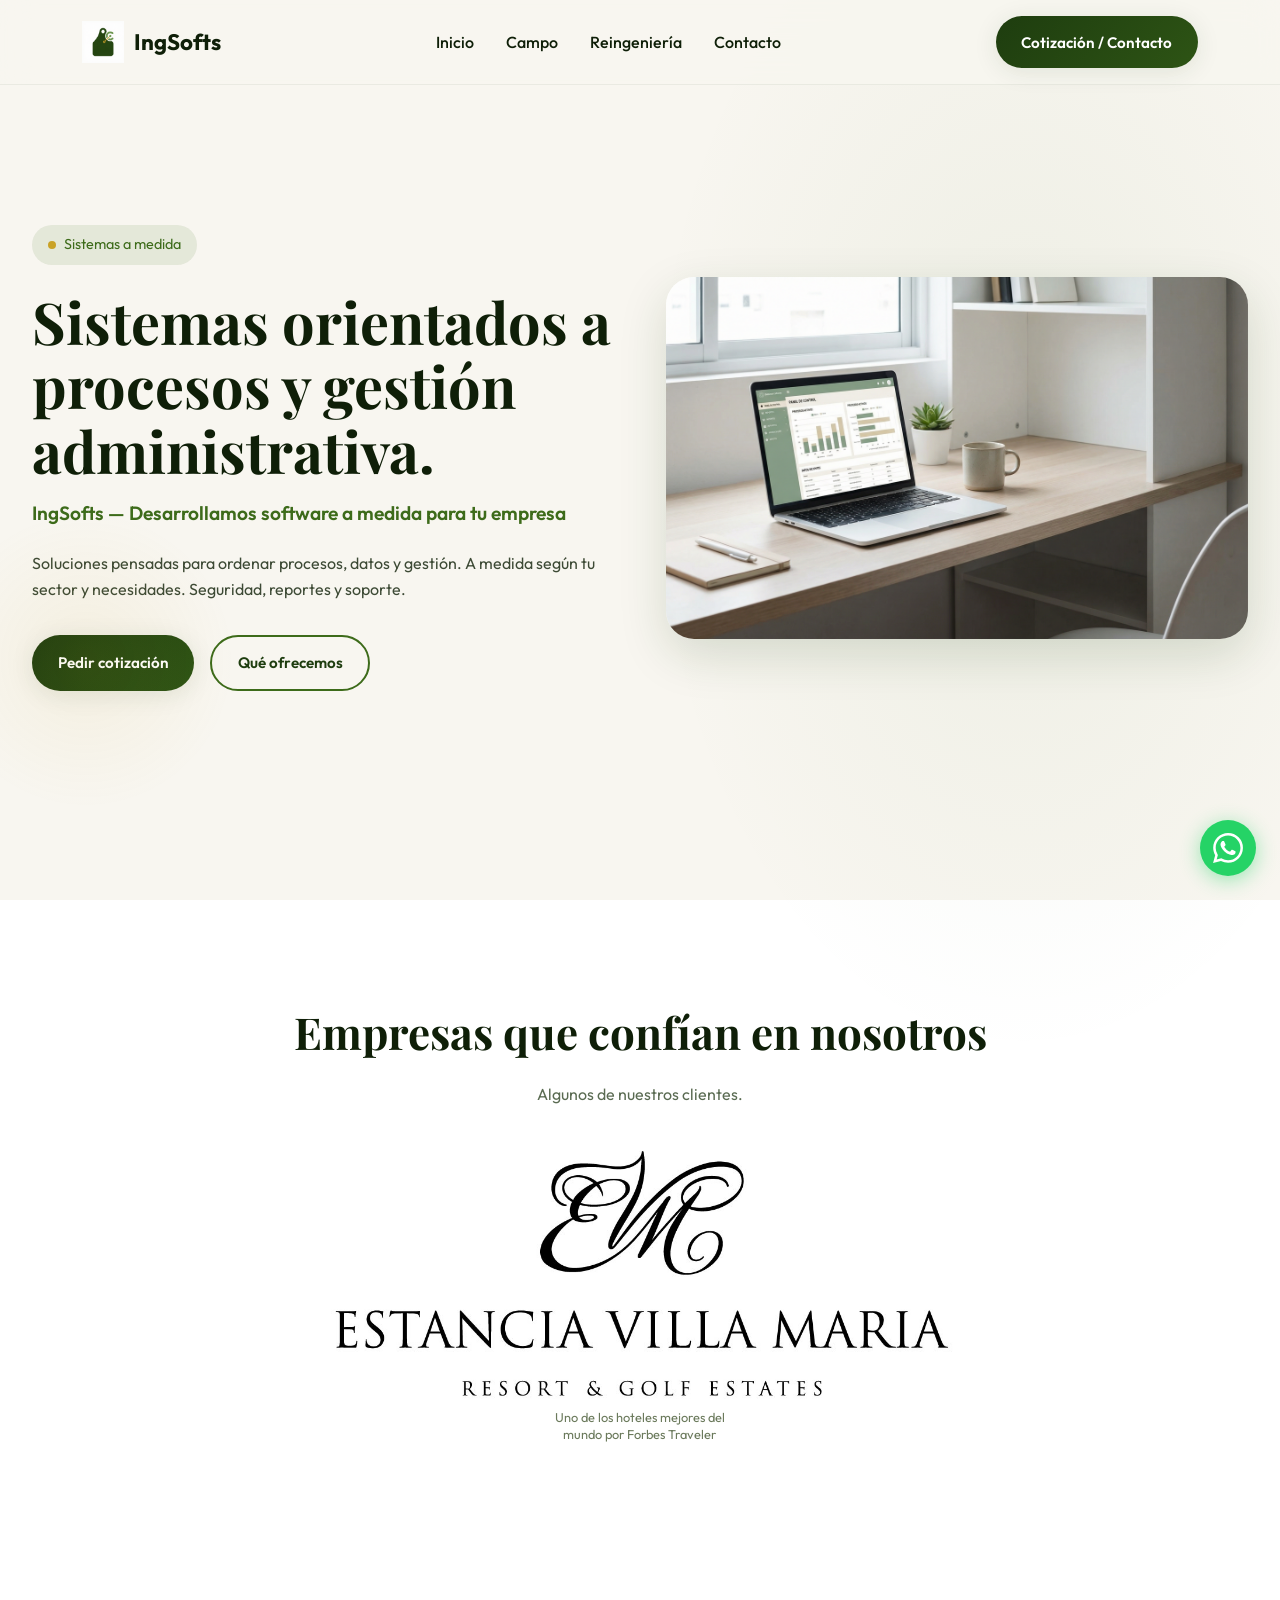
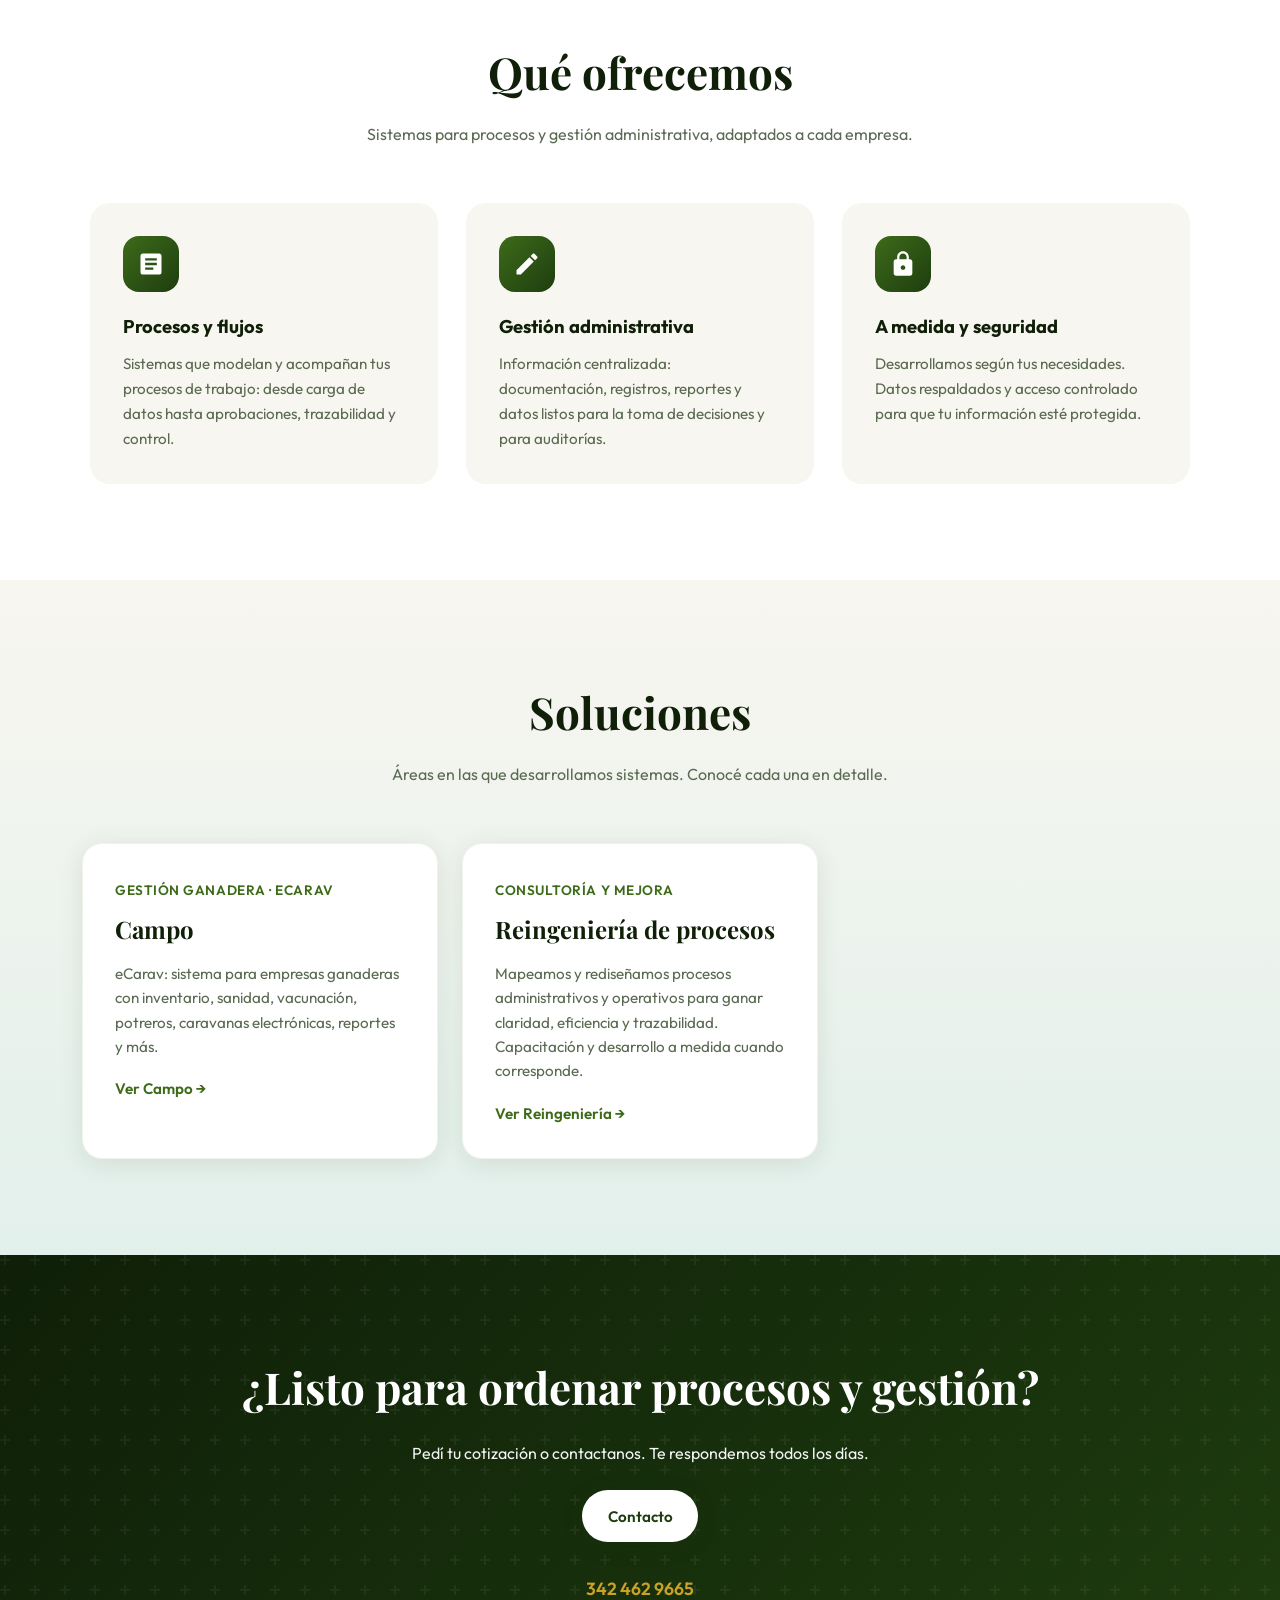
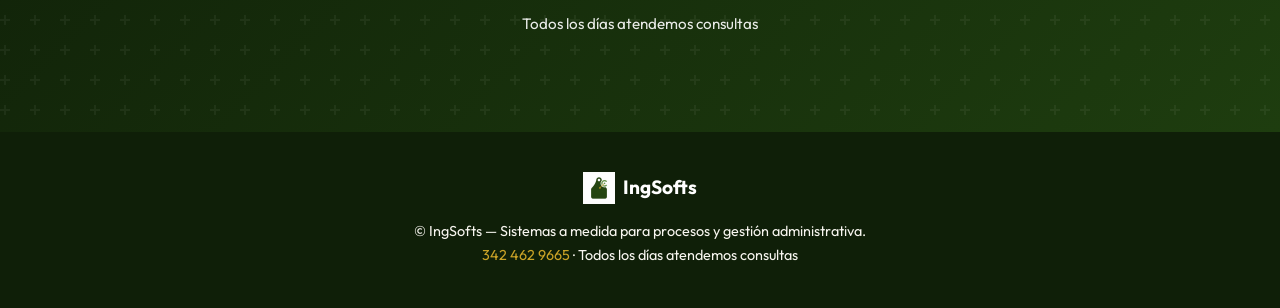
<file: index.html>
<!DOCTYPE html>
<html lang="es">
<head>
  <meta charset="UTF-8">
  <meta name="viewport" content="width=device-width, initial-scale=1.0">
  <title>frosen | Sistemas a medida para procesos y gestión administrativa</title>
  <meta name="description" content="IngSofts desarrolla sistemas a medida para procesos y gestión administrativa. Campo (eCarav) para ganadería y reingeniería de procesos.">
  <link rel="canonical" href="https://frosen.com.ar/">
  <meta property="og:type" content="website">
  <meta property="og:url" content="https://frosen.com.ar/">
  <meta property="og:title" content="IngSofts | Sistemas a medida">
  <meta property="og:description" content="Software a medida para procesos, gestión administrativa y sector agroganadero.">
  <meta property="og:image" content="https://frosen.com.ar/images/ecarav-index-hero.png">
  <meta property="og:locale" content="es_AR">
  <link rel="icon" type="image/png" href="/images/ecarav-logo.png">
  <link rel="preconnect" href="https://fonts.googleapis.com">
  <link rel="preconnect" href="https://fonts.gstatic.com" crossorigin>
  <link href="https://fonts.googleapis.com/css2?family=Outfit:wght@300;400;500;600;700;800&family=Playfair+Display:wght@600;700&display=swap" rel="stylesheet">
  <link rel="stylesheet" href="/estilos.css">
</head>
<body>
  <header id="header">
    <div class="container header-inner">
      <a href="/" class="logo-link">
        <img src="/images/ecarav-logo.png" alt="IngSofts logo">
        <span>IngSofts</span>
      </a>
      <nav class="nav-desktop">
        <ul>
          <li><a href="/">Inicio</a></li>
          <li><a href="/campo/">Campo</a></li>
          <li><a href="/reingenieria/">Reingeniería</a></li>
          <li><a href="/contacto/">Contacto</a></li>
        </ul>
      </nav>
      <a href="/contacto/" class="btn btn-primary btn-contact"><span class="btn-text-desktop">Cotización / Contacto</span><span class="btn-text-mobile">Contacto</span></a>
    </div>
  </header>

  <main>
    <section class="hero">
      <div class="container" style="display: contents;">
        <div class="hero-content">
          <div class="badge-dynamic">
            <span class="dot"></span>
            Sistemas a medida
          </div>
          <h1>Sistemas orientados a procesos y gestión administrativa.</h1>
          <p class="tagline">IngSofts — Desarrollamos software a medida para tu empresa</p>
          <p>Soluciones pensadas para ordenar procesos, datos y gestión. A medida según tu sector y necesidades. Seguridad, reportes y soporte.</p>
          <div class="hero-actions">
            <a href="/contacto/" class="btn btn-primary">Pedir cotización</a>
            <a href="#que-ofrecemos" class="btn btn-outline">Qué ofrecemos</a>
          </div>
        </div>
        <div class="hero-image-wrap">
          <img src="/images/ecarav-index-hero.png" alt="IngSofts — Sistemas y gestión">
        </div>
      </div>
    </section>

    <!-- ingsofts-index-logos-v1: si ves esto en "Ver código fuente" en el celular, el HTML es el actual -->
    <section class="logos-section" id="clientes">
      <div class="container">
        <div class="section-title reveal">
          <h2>Empresas que confían en nosotros</h2>
          <p>Algunos de nuestros clientes.</p>
        </div>
        <div class="logos-pasarela reveal">
          <div class="logo-card">
            <div class="logo-item">
              <img src="/images/logo1.png" alt="Cliente 1">
            </div>
            <p class="logo-detail">Uno de los hoteles mejores del mundo por Forbes Traveler</p>
          </div>
        </div>
      </div>
    </section>

    <section class="features" id="que-ofrecemos">
      <div class="container">
        <div class="section-title reveal">
          <h2>Qué ofrecemos</h2>
          <p>Sistemas para procesos y gestión administrativa, adaptados a cada empresa.</p>
        </div>
        <div class="features-grid">
          <article class="feature-card reveal">
            <div class="icon-wrap"><svg viewBox="0 0 24 24" xmlns="http://www.w3.org/2000/svg"><path d="M19 3H5c-1.1 0-2 .9-2 2v14c0 1.1.9 2 2 2h14c1.1 0 2-.9 2-2V5c0-1.1-.9-2-2-2zm-5 14H7v-2h7v2zm3-4H7v-2h10v2zm0-4H7V7h10v2z"/></svg></div>
            <h3>Procesos y flujos</h3>
            <p>Sistemas que modelan y acompañan tus procesos de trabajo: desde carga de datos hasta aprobaciones, trazabilidad y control.</p>
          </article>
          <article class="feature-card reveal">
            <div class="icon-wrap"><svg viewBox="0 0 24 24" xmlns="http://www.w3.org/2000/svg"><path d="M3 17.25V21h3.75L17.81 9.94l-3.75-3.75L3 17.25zM20.71 7.04c.39-.39.39-1.02 0-1.41l-2.34-2.34c-.39-.39-1.02-.39-1.41 0l-1.83 1.83 3.75 3.75 1.83-1.83z"/></svg></div>
            <h3>Gestión administrativa</h3>
            <p>Información centralizada: documentación, registros, reportes y datos listos para la toma de decisiones y para auditorías.</p>
          </article>
          <article class="feature-card reveal">
            <div class="icon-wrap"><svg viewBox="0 0 24 24" xmlns="http://www.w3.org/2000/svg"><path d="M18 8h-1V6c0-2.76-2.24-5-5-5S7 3.24 7 6v2H6c-1.1 0-2 .9-2 2v10c0 1.1.9 2 2 2h12c1.1 0 2-.9 2-2V10c0-1.1-.9-2-2-2zm-6 9c-1.1 0-2-.9-2-2s.9-2 2-2 2 .9 2 2-.9 2-2 2zm3.1-9H8.9V6c0-1.71 1.39-3.1 3.1-3.1 1.71 0 3.1 1.39 3.1 3.1v2z"/></svg></div>
            <h3>A medida y seguridad</h3>
            <p>Desarrollamos según tus necesidades. Datos respaldados y acceso controlado para que tu información esté protegida.</p>
          </article>
        </div>
      </div>
    </section>

    <section class="modules-section" id="soluciones">
      <div class="container">
        <div class="section-title reveal">
          <h2>Soluciones</h2>
          <p>Áreas en las que desarrollamos sistemas. Conocé cada una en detalle.</p>
        </div>
        <div class="solutions-grid">
          <a href="/campo/" class="solution-card reveal">
            <div class="solution-card-inner">
              <span class="solution-label">Gestión ganadera · eCarav</span>
              <h3>Campo</h3>
              <p>eCarav: sistema para empresas ganaderas con inventario, sanidad, vacunación, potreros, caravanas electrónicas, reportes y más.</p>
              <span class="solution-cta">Ver Campo →</span>
            </div>
          </a>
          <a href="/reingenieria/" class="solution-card reveal">
            <div class="solution-card-inner">
              <span class="solution-label">Consultoría y mejora</span>
              <h3>Reingeniería de procesos</h3>
              <p>Mapeamos y rediseñamos procesos administrativos y operativos para ganar claridad, eficiencia y trazabilidad. Capacitación y desarrollo a medida cuando corresponde.</p>
              <span class="solution-cta">Ver Reingeniería →</span>
            </div>
          </a>
        </div>
      </div>
    </section>

    <section class="cta" id="contacto">
      <div class="container">
        <h2>¿Listo para ordenar procesos y gestión?</h2>
        <p>Pedí tu cotización o contactanos. Te respondemos todos los días.</p>
        <div class="cta-actions">
          <a href="/contacto/" class="btn btn-primary">Contacto</a>
        </div>
        <div class="contact-info">
          <a href="tel:+5493424629665">342 462 9665</a>
          <span class="hours">Todos los días atendemos consultas</span>
        </div>
      </div>
    </section>
  </main>

  <footer>
    <div class="container">
      <a href="/" class="logo-footer">
        <img src="/images/ecarav-logo.png" alt="">
        IngSofts
      </a>
      <p>© IngSofts — Sistemas a medida para procesos y gestión administrativa.</p>
      <p><a href="tel:+5493424629665">342 462 9665</a> · Todos los días atendemos consultas</p>
    </div>
  </footer>

  <a href="https://wa.me/5493424629665?text=Hola%2C%20quer%C3%ADa%20hacer%20una%20consulta%20a%20IngSofts%3A%20" class="wa-float" target="_blank" rel="noopener noreferrer" aria-label="Enviar consulta por WhatsApp">
    <svg viewBox="0 0 24 24" xmlns="http://www.w3.org/2000/svg"><path d="M17.472 14.382c-.297-.149-1.758-.867-2.03-.967-.273-.099-.471-.148-.67.15-.197.297-.767.966-.94 1.164-.173.199-.347.223-.644.075-.297-.15-1.255-.463-2.39-1.475-.883-.788-1.48-1.761-1.653-2.059-.173-.297-.018-.458.13-.606.134-.133.298-.347.446-.52.149-.174.198-.298.298-.497.099-.198.05-.371-.025-.52-.075-.149-.669-1.612-.916-2.207-.242-.579-.487-.5-.669-.51-.173-.008-.371-.01-.57-.01-.198 0-.52.074-.792.372-.272.297-1.04 1.016-1.04 2.479 0 1.462 1.065 2.875 1.213 3.074.149.198 2.096 3.2 5.077 4.487.709.306 1.262.489 1.694.625.712.227 1.36.195 1.871.118.571-.085 1.758-.719 2.006-1.413.248-.694.248-1.289.173-1.413-.074-.124-.272-.198-.57-.347m-5.421 7.403h-.004a9.87 9.87 0 01-5.031-1.378l-.361-.214-3.741.982.998-3.648-.235-.374a9.86 9.86 0 01-1.51-5.26c.001-5.45 4.436-9.884 9.888-9.884 2.64 0 5.122 1.03 6.988 2.898a9.825 9.825 0 012.893 6.994c-.003 5.45-4.437 9.884-9.885 9.884m8.413-18.297A11.815 11.815 0 0012.05 0C5.495 0 .16 5.335.157 11.892c0 2.096.547 4.142 1.588 5.945L.057 24l6.305-1.654a11.882 11.882 0 005.683 1.448h.005c6.554 0 11.89-5.335 11.893-11.893a11.821 11.821 0 00-3.48-8.413z"/></svg>
  </a>

  <script>
    (function() {
      var header = document.getElementById('header');
      function onScroll() {
        header.classList.toggle('scrolled', window.scrollY > 50);
      }
      window.addEventListener('scroll', onScroll, { passive: true });
      onScroll();

      var reveals = document.querySelectorAll('.reveal');
      function revealOnScroll() {
        var winHeight = window.innerHeight;
        var revealPoint = 100;
        reveals.forEach(function(el) {
          var top = el.getBoundingClientRect().top;
          if (top < winHeight - revealPoint) el.classList.add('visible');
        });
      }
      window.addEventListener('scroll', revealOnScroll);
      window.addEventListener('load', revealOnScroll);
    })();
  </script>
</body>
</html>
</file>
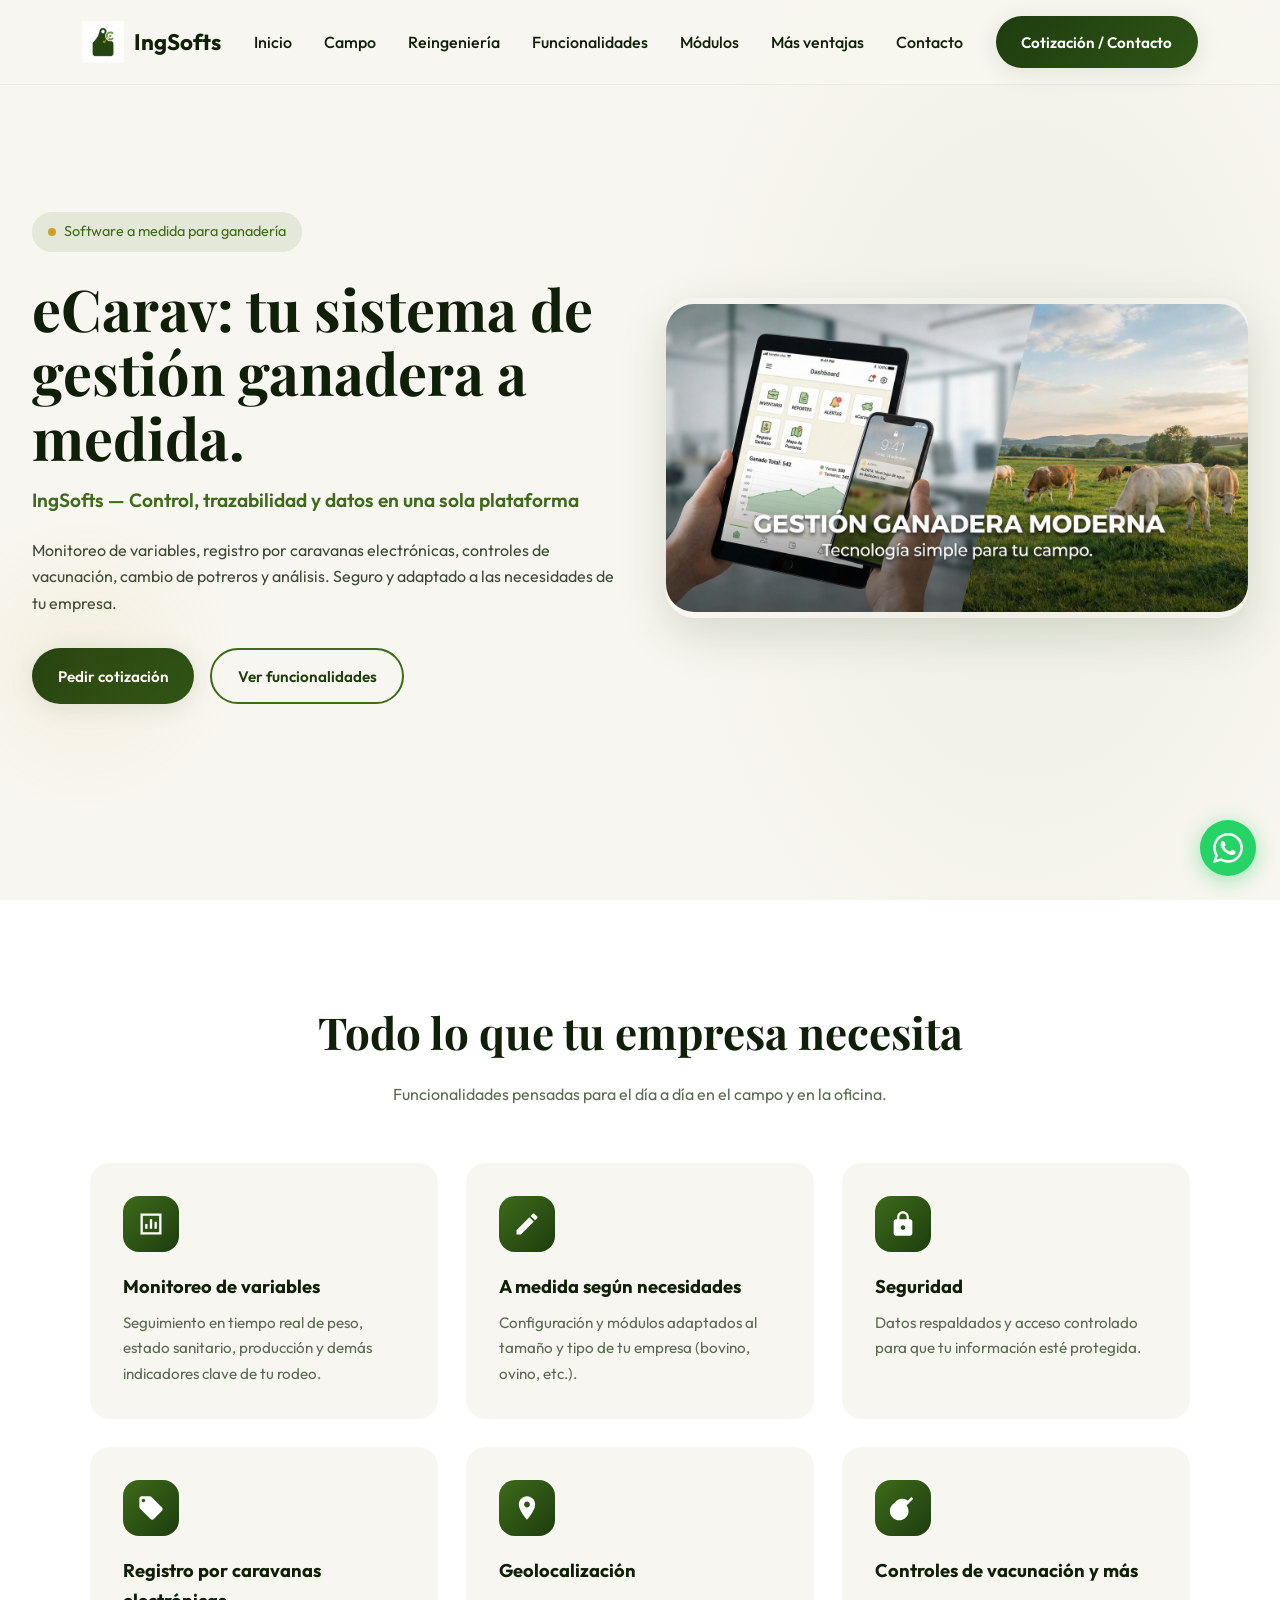
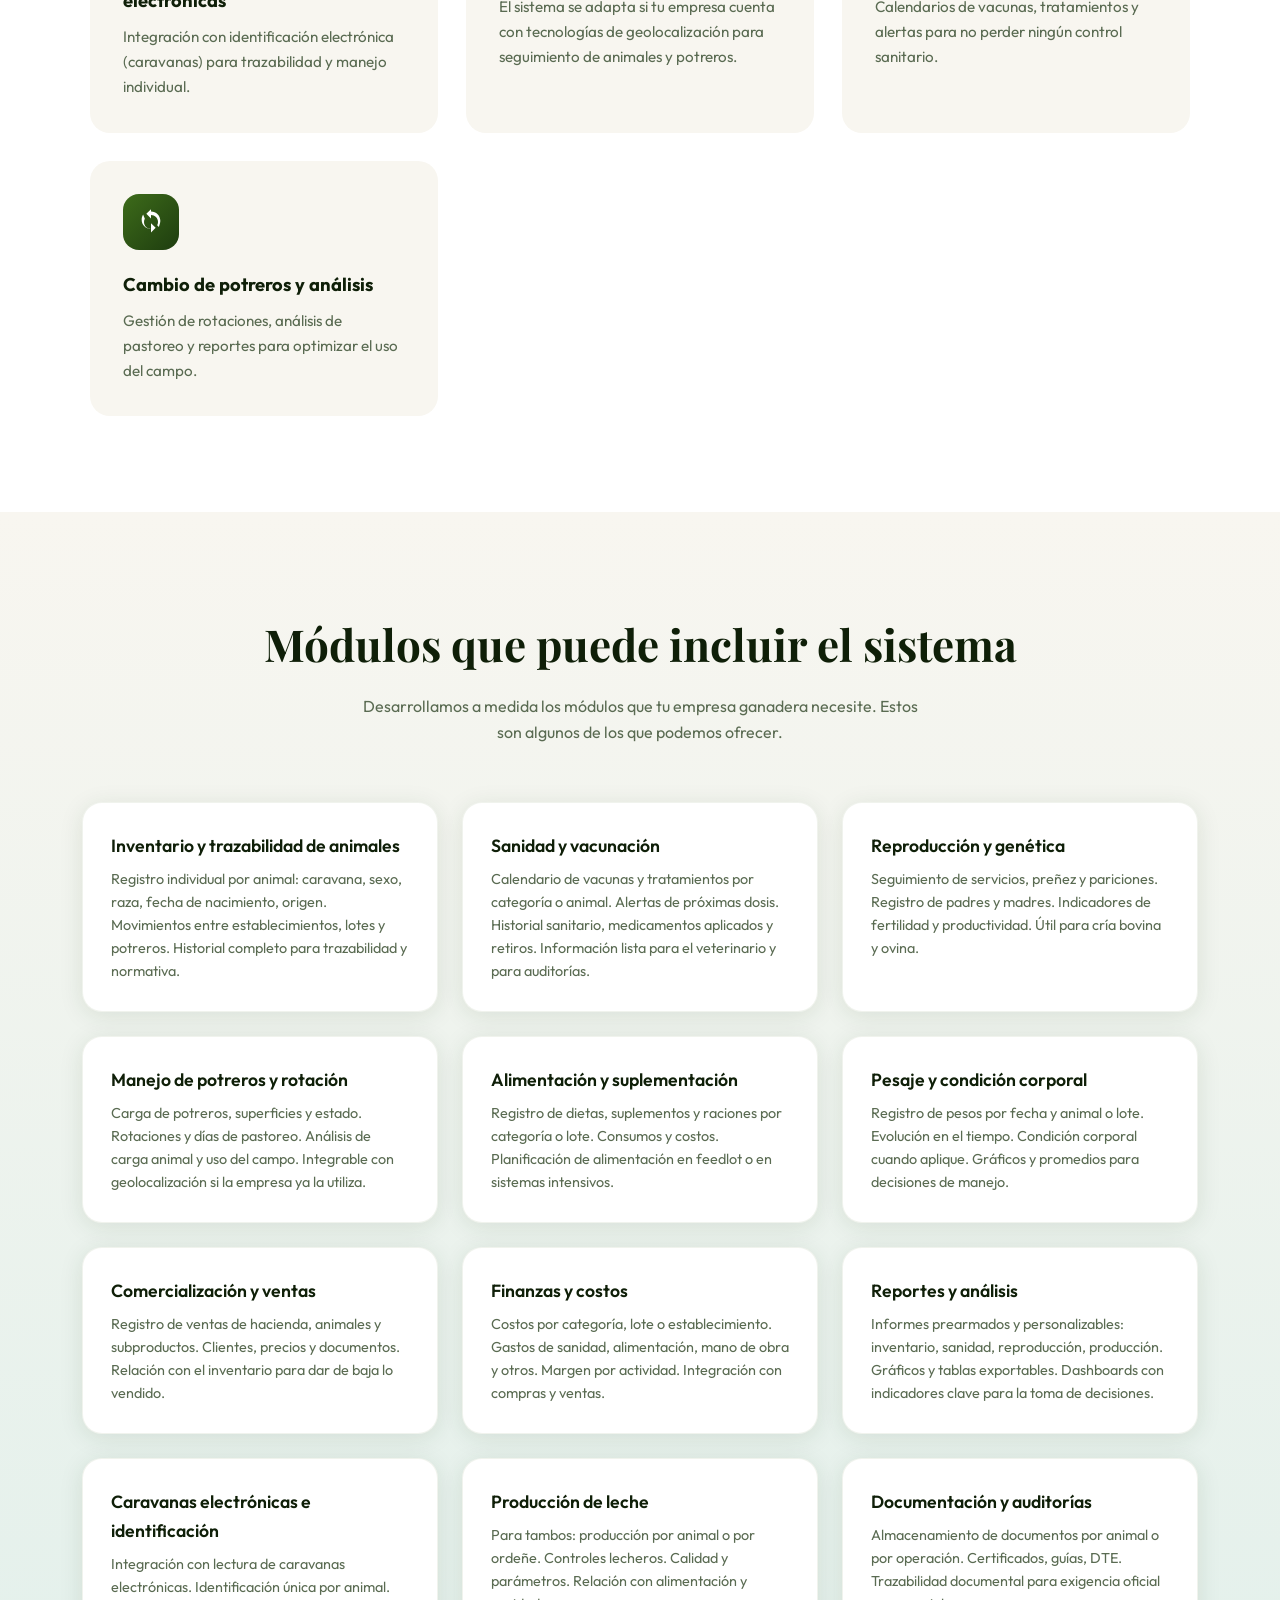
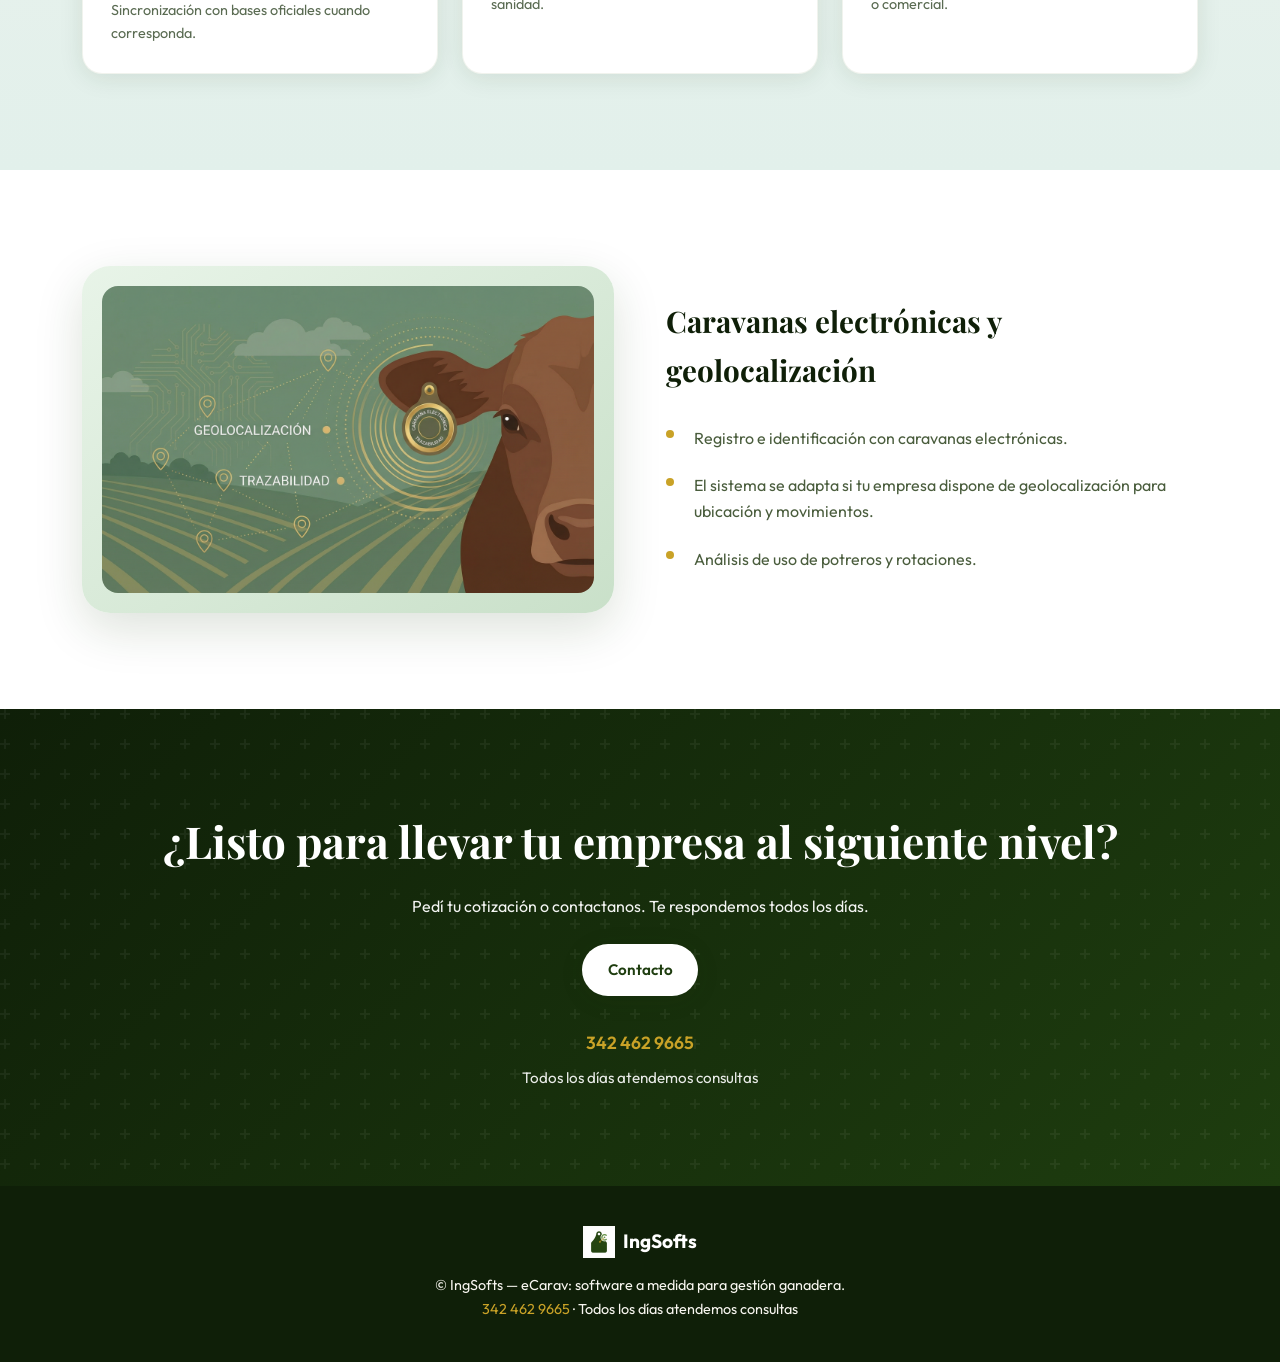
<file: campo/index.html>
<!DOCTYPE html>
<html lang="es">
<head>
  <meta charset="UTF-8">
  <meta name="viewport" content="width=device-width, initial-scale=1.0">
  <title>Campo — Gestión ganadera (eCarav) | IngSofts</title>
  <meta name="description" content="eCarav: sistema de gestión ganadera a medida. Inventario, sanidad, caravanas electrónicas, potreros y reportes. IngSofts.">
  <link rel="canonical" href="https://frosen.com.ar/campo/">
  <meta property="og:type" content="website">
  <meta property="og:url" content="https://frosen.com.ar/campo/">
  <meta property="og:title" content="Campo — eCarav | IngSofts">
  <meta property="og:description" content="Software a medida para gestión ganadera: trazabilidad, sanidad y control en campo.">
  <meta property="og:image" content="https://frosen.com.ar/images/ecarav-hero.png">
  <meta property="og:locale" content="es_AR">
  <link rel="icon" type="image/png" href="/images/ecarav-logo.png">
  <link rel="preconnect" href="https://fonts.googleapis.com">
  <link rel="preconnect" href="https://fonts.gstatic.com" crossorigin>
  <link href="https://fonts.googleapis.com/css2?family=Outfit:wght@300;400;500;600;700;800&family=Playfair+Display:wght@600;700&display=swap" rel="stylesheet">
  <link rel="stylesheet" href="/estilos.css">
</head>
<body>
  <header id="header">
    <div class="container header-inner">
      <a href="/" class="logo-link">
        <img src="/images/ecarav-logo.png" alt="IngSofts logo">
        <span>IngSofts</span>
      </a>
      <nav class="nav-desktop">
        <ul>
          <li><a href="/">Inicio</a></li>
          <li><a href="/campo/">Campo</a></li>
          <li><a href="/reingenieria/">Reingeniería</a></li>
          <li><a href="#features">Funcionalidades</a></li>
          <li><a href="#modulos">Módulos</a></li>
          <li><a href="#destacado">Más ventajas</a></li>
          <li><a href="/contacto/">Contacto</a></li>
        </ul>
      </nav>
      <a href="/contacto/" class="btn btn-primary btn-contact"><span class="btn-text-desktop">Cotización / Contacto</span><span class="btn-text-mobile">Contacto</span></a>
    </div>
  </header>

  <main>
    <section class="hero">
      <div class="container" style="display: contents;">
        <div class="hero-content">
          <div class="badge-dynamic">
            <span class="dot"></span>
            Software a medida para ganadería
          </div>
          <h1>eCarav: tu sistema de gestión ganadera a medida.</h1>
          <p class="tagline">IngSofts — Control, trazabilidad y datos en una sola plataforma</p>
          <p>Monitoreo de variables, registro por caravanas electrónicas, controles de vacunación, cambio de potreros y análisis. Seguro y adaptado a las necesidades de tu empresa.</p>
          <div class="hero-actions">
            <a href="/contacto/" class="btn btn-primary">Pedir cotización</a>
            <a href="#features" class="btn btn-outline">Ver funcionalidades</a>
          </div>
        </div>
        <div class="hero-image-wrap">
          <img src="/images/ecarav-hero.png" alt="eCarav — Gestión ganadera en campo y pantalla">
        </div>
      </div>
    </section>

    <section class="features" id="features">
      <div class="container">
        <div class="section-title reveal">
          <h2>Todo lo que tu empresa necesita</h2>
          <p>Funcionalidades pensadas para el día a día en el campo y en la oficina.</p>
        </div>
        <div class="features-grid">
          <article class="feature-card reveal">
            <div class="icon-wrap"><svg viewBox="0 0 24 24" xmlns="http://www.w3.org/2000/svg"><path d="M3 3v18h18V3H3zm16 16H5V5h14v14zM7 12h2v4H7v-4zm4-4h2v8h-2V8zm4 2h2v6h-2v-6z"/></svg></div>
            <h3>Monitoreo de variables</h3>
            <p>Seguimiento en tiempo real de peso, estado sanitario, producción y demás indicadores clave de tu rodeo.</p>
          </article>
          <article class="feature-card reveal">
            <div class="icon-wrap"><svg viewBox="0 0 24 24" xmlns="http://www.w3.org/2000/svg"><path d="M3 17.25V21h3.75L17.81 9.94l-3.75-3.75L3 17.25zM20.71 7.04c.39-.39.39-1.02 0-1.41l-2.34-2.34c-.39-.39-1.02-.39-1.41 0l-1.83 1.83 3.75 3.75 1.83-1.83z"/></svg></div>
            <h3>A medida según necesidades</h3>
            <p>Configuración y módulos adaptados al tamaño y tipo de tu empresa (bovino, ovino, etc.).</p>
          </article>
          <article class="feature-card reveal">
            <div class="icon-wrap"><svg viewBox="0 0 24 24" xmlns="http://www.w3.org/2000/svg"><path d="M18 8h-1V6c0-2.76-2.24-5-5-5S7 3.24 7 6v2H6c-1.1 0-2 .9-2 2v10c0 1.1.9 2 2 2h12c1.1 0 2-.9 2-2V10c0-1.1-.9-2-2-2zm-6 9c-1.1 0-2-.9-2-2s.9-2 2-2 2 .9 2 2-.9 2-2 2zm3.1-9H8.9V6c0-1.71 1.39-3.1 3.1-3.1 1.71 0 3.1 1.39 3.1 3.1v2z"/></svg></div>
            <h3>Seguridad</h3>
            <p>Datos respaldados y acceso controlado para que tu información esté protegida.</p>
          </article>
          <article class="feature-card reveal">
            <div class="icon-wrap"><svg viewBox="0 0 24 24" xmlns="http://www.w3.org/2000/svg"><path d="M21.41 11.58l-9-9C12.05 2.22 11.55 2 11 2H4c-1.1 0-2 .9-2 2v7c0 .55.22 1.05.59 1.42l9 9c.36.36.86.58 1.41.58.55 0 1.05-.22 1.41-.59l7-7c.37-.36.59-.86.59-1.41 0-.55-.23-1.06-.59-1.42zM5.5 7C4.67 7 4 6.33 4 5.5S4.67 4 5.5 4 7 4.67 7 5.5 6.33 7 5.5 7z"/></svg></div>
            <h3>Registro por caravanas electrónicas</h3>
            <p>Integración con identificación electrónica (caravanas) para trazabilidad y manejo individual.</p>
          </article>
          <article class="feature-card reveal">
            <div class="icon-wrap"><svg viewBox="0 0 24 24" xmlns="http://www.w3.org/2000/svg"><path d="M12 2C8.13 2 5 5.13 5 9c0 5.25 7 13 7 13s7-7.75 7-13c0-3.87-3.13-7-7-7zm0 9.5c-1.38 0-2.5-1.12-2.5-2.5s1.12-2.5 2.5-2.5 2.5 1.12 2.5 2.5-1.12 2.5-2.5 2.5z"/></svg></div>
            <h3>Geolocalización</h3>
            <p>El sistema se adapta si tu empresa cuenta con tecnologías de geolocalización para seguimiento de animales y potreros.</p>
          </article>
          <article class="feature-card reveal">
            <div class="icon-wrap"><svg viewBox="0 0 24 24" xmlns="http://www.w3.org/2000/svg"><path d="M19.36 2.72l1.42 1.42-5.72 5.71c1.07 1.32 1.69 2.96 1.69 4.72 0 4.42-3.58 8-8 8s-8-3.58-8-8 3.58-8 8-8c1.76 0 3.4.62 4.72 1.69l5.71-5.72M5.93 17.57C4.5 16.25 3.5 14.23 3.5 12c0-4.42 3.58-8 8-8 2.23 0 4.25 1 5.57 2.43L12 14.93l-6.07-6.36z"/></svg></div>
            <h3>Controles de vacunación y más</h3>
            <p>Calendarios de vacunas, tratamientos y alertas para no perder ningún control sanitario.</p>
          </article>
          <article class="feature-card reveal">
            <div class="icon-wrap"><svg viewBox="0 0 24 24" xmlns="http://www.w3.org/2000/svg"><path d="M12 4V1L8 5l4 4V6c3.31 0 6 2.69 6 6 0 1.01-.25 1.97-.7 2.8l1.46 1.46C19.54 14.03 20 12.57 20 11c0-4.42-3.58-8-8-8zm0 14c-3.31 0-6-2.69-6-6 0-1.01.25-1.97.7-2.8L5.24 5.54C4.46 6.97 4 8.43 4 10c0 4.42 3.58 8 8 8v3l4-4-4-4v3z"/></svg></div>
            <h3>Cambio de potreros y análisis</h3>
            <p>Gestión de rotaciones, análisis de pastoreo y reportes para optimizar el uso del campo.</p>
          </article>
        </div>
      </div>
    </section>

    <section class="modules-section" id="modulos">
      <div class="container">
        <div class="section-title reveal">
          <h2>Módulos que puede incluir el sistema</h2>
          <p>Desarrollamos a medida los módulos que tu empresa ganadera necesite. Estos son algunos de los que podemos ofrecer.</p>
        </div>
        <div class="modules-grid">
          <article class="module-card reveal">
            <h4>Inventario y trazabilidad de animales</h4>
            <p>Registro individual por animal: caravana, sexo, raza, fecha de nacimiento, origen. Movimientos entre establecimientos, lotes y potreros. Historial completo para trazabilidad y normativa.</p>
          </article>
          <article class="module-card reveal">
            <h4>Sanidad y vacunación</h4>
            <p>Calendario de vacunas y tratamientos por categoría o animal. Alertas de próximas dosis. Historial sanitario, medicamentos aplicados y retiros. Información lista para el veterinario y para auditorías.</p>
          </article>
          <article class="module-card reveal">
            <h4>Reproducción y genética</h4>
            <p>Seguimiento de servicios, preñez y pariciones. Registro de padres y madres. Indicadores de fertilidad y productividad. Útil para cría bovina y ovina.</p>
          </article>
          <article class="module-card reveal">
            <h4>Manejo de potreros y rotación</h4>
            <p>Carga de potreros, superficies y estado. Rotaciones y días de pastoreo. Análisis de carga animal y uso del campo. Integrable con geolocalización si la empresa ya la utiliza.</p>
          </article>
          <article class="module-card reveal">
            <h4>Alimentación y suplementación</h4>
            <p>Registro de dietas, suplementos y raciones por categoría o lote. Consumos y costos. Planificación de alimentación en feedlot o en sistemas intensivos.</p>
          </article>
          <article class="module-card reveal">
            <h4>Pesaje y condición corporal</h4>
            <p>Registro de pesos por fecha y animal o lote. Evolución en el tiempo. Condición corporal cuando aplique. Gráficos y promedios para decisiones de manejo.</p>
          </article>
          <article class="module-card reveal">
            <h4>Comercialización y ventas</h4>
            <p>Registro de ventas de hacienda, animales y subproductos. Clientes, precios y documentos. Relación con el inventario para dar de baja lo vendido.</p>
          </article>
          <article class="module-card reveal">
            <h4>Finanzas y costos</h4>
            <p>Costos por categoría, lote o establecimiento. Gastos de sanidad, alimentación, mano de obra y otros. Margen por actividad. Integración con compras y ventas.</p>
          </article>
          <article class="module-card reveal">
            <h4>Reportes y análisis</h4>
            <p>Informes prearmados y personalizables: inventario, sanidad, reproducción, producción. Gráficos y tablas exportables. Dashboards con indicadores clave para la toma de decisiones.</p>
          </article>
          <article class="module-card reveal">
            <h4>Caravanas electrónicas e identificación</h4>
            <p>Integración con lectura de caravanas electrónicas. Identificación única por animal. Sincronización con bases oficiales cuando corresponda.</p>
          </article>
          <article class="module-card reveal">
            <h4>Producción de leche</h4>
            <p>Para tambos: producción por animal o por ordeñe. Controles lecheros. Calidad y parámetros. Relación con alimentación y sanidad.</p>
          </article>
          <article class="module-card reveal">
            <h4>Documentación y auditorías</h4>
            <p>Almacenamiento de documentos por animal o por operación. Certificados, guías, DTE. Trazabilidad documental para exigencia oficial o comercial.</p>
          </article>
        </div>
      </div>
    </section>

    <section class="highlight-block" id="destacado">
      <div class="container">
        <div class="highlight-split">
          <div class="highlight-media reveal">
            <img src="/images/ecarav-caravanas-geo.png" alt="Caravanas electrónicas y geolocalización">
          </div>
          <div class="highlight-content">
            <h3>Caravanas electrónicas y geolocalización</h3>
            <ul>
              <li>Registro e identificación con caravanas electrónicas.</li>
              <li>El sistema se adapta si tu empresa dispone de geolocalización para ubicación y movimientos.</li>
              <li>Análisis de uso de potreros y rotaciones.</li>
            </ul>
          </div>
        </div>
      </div>
    </section>

    <section class="cta" id="contacto">
      <div class="container">
        <h2>¿Listo para llevar tu empresa al siguiente nivel?</h2>
        <p>Pedí tu cotización o contactanos. Te respondemos todos los días.</p>
        <div class="cta-actions">
          <a href="/contacto/" class="btn btn-primary">Contacto</a>
        </div>
        <div class="contact-info">
          <a href="tel:+5493424629665">342 462 9665</a>
          <span class="hours">Todos los días atendemos consultas</span>
        </div>
      </div>
    </section>
  </main>

  <footer>
    <div class="container">
      <a href="/" class="logo-footer">
        <img src="/images/ecarav-logo.png" alt="">
        IngSofts
      </a>
      <p>© IngSofts — eCarav: software a medida para gestión ganadera.</p>
      <p><a href="tel:+5493424629665">342 462 9665</a> · Todos los días atendemos consultas</p>
    </div>
  </footer>

  <a href="https://wa.me/5493424629665?text=Hola%2C%20quer%C3%ADa%20hacer%20una%20consulta%20a%20IngSofts%20sobre%20eCarav%3A%20" class="wa-float" target="_blank" rel="noopener noreferrer" aria-label="Enviar consulta por WhatsApp">
    <svg viewBox="0 0 24 24" xmlns="http://www.w3.org/2000/svg"><path d="M17.472 14.382c-.297-.149-1.758-.867-2.03-.967-.273-.099-.471-.148-.67.15-.197.297-.767.966-.94 1.164-.173.199-.347.223-.644.075-.297-.15-1.255-.463-2.39-1.475-.883-.788-1.48-1.761-1.653-2.059-.173-.297-.018-.458.13-.606.134-.133.298-.347.446-.52.149-.174.198-.298.298-.497.099-.198.05-.371-.025-.52-.075-.149-.669-1.612-.916-2.207-.242-.579-.487-.5-.669-.51-.173-.008-.371-.01-.57-.01-.198 0-.52.074-.792.372-.272.297-1.04 1.016-1.04 2.479 0 1.462 1.065 2.875 1.213 3.074.149.198 2.096 3.2 5.077 4.487.709.306 1.262.489 1.694.625.712.227 1.36.195 1.871.118.571-.085 1.758-.719 2.006-1.413.248-.694.248-1.289.173-1.413-.074-.124-.272-.198-.57-.347m-5.421 7.403h-.004a9.87 9.87 0 01-5.031-1.378l-.361-.214-3.741.982.998-3.648-.235-.374a9.86 9.86 0 01-1.51-5.26c.001-5.45 4.436-9.884 9.888-9.884 2.64 0 5.122 1.03 6.988 2.898a9.825 9.825 0 012.893 6.994c-.003 5.45-4.437 9.884-9.885 9.884m8.413-18.297A11.815 11.815 0 0012.05 0C5.495 0 .16 5.335.157 11.892c0 2.096.547 4.142 1.588 5.945L.057 24l6.305-1.654a11.882 11.882 0 005.683 1.448h.005c6.554 0 11.89-5.335 11.893-11.893a11.821 11.821 0 00-3.48-8.413z"/></svg>
  </a>

  <script>
    (function() {
      var header = document.getElementById('header');
      function onScroll() {
        header.classList.toggle('scrolled', window.scrollY > 50);
      }
      window.addEventListener('scroll', onScroll, { passive: true });
      onScroll();

      var reveals = document.querySelectorAll('.reveal');
      function revealOnScroll() {
        var winHeight = window.innerHeight;
        var revealPoint = 100;
        reveals.forEach(function(el) {
          var top = el.getBoundingClientRect().top;
          if (top < winHeight - revealPoint) el.classList.add('visible');
        });
      }
      window.addEventListener('scroll', revealOnScroll);
      window.addEventListener('load', revealOnScroll);

      document.querySelectorAll('a[href^="#"]').forEach(function(a) {
        var id = a.getAttribute('href').slice(1);
        if (!id) return;
        a.addEventListener('click', function(e) {
          var target = document.getElementById(id);
          if (target) {
            e.preventDefault();
            target.scrollIntoView({ behavior: 'smooth', block: 'start' });
          }
        });
      });
    })();
  </script>
</body>
</html>
</file>
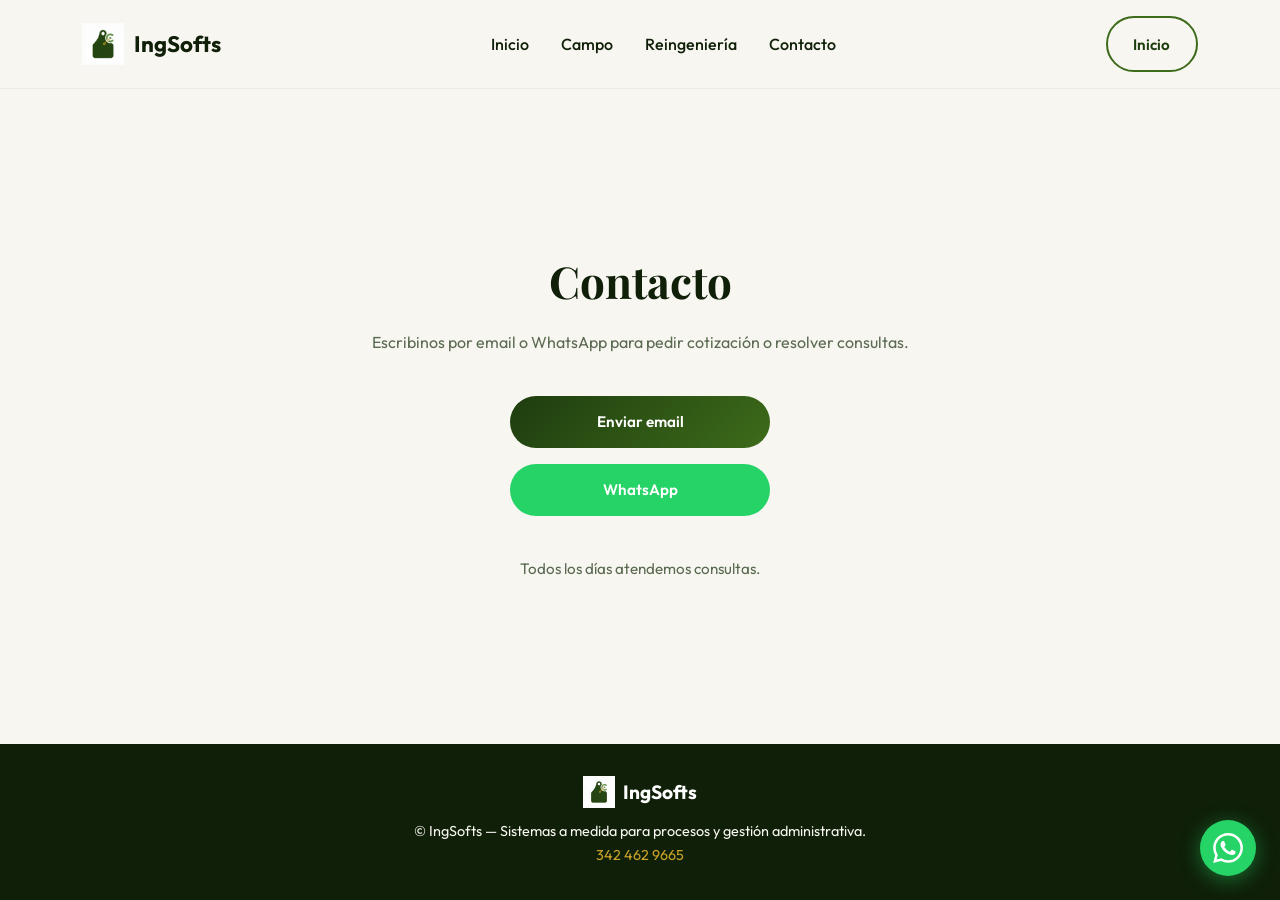
<file: contacto/index.html>
<!DOCTYPE html>
<html lang="es">
<head>
  <meta charset="UTF-8">
  <meta name="viewport" content="width=device-width, initial-scale=1.0">
  <title>Contacto | IngSofts</title>
  <meta name="description" content="Contactá a IngSofts por email o WhatsApp. Cotizaciones y consultas sobre sistemas a medida y reingeniería de procesos.">
  <link rel="canonical" href="https://frosen.com.ar/contacto/">
  <meta property="og:type" content="website">
  <meta property="og:url" content="https://frosen.com.ar/contacto/">
  <meta property="og:title" content="Contacto | IngSofts">
  <meta property="og:description" content="Escribinos para pedir cotización o resolver consultas.">
  <meta property="og:image" content="https://frosen.com.ar/images/ecarav-logo.png">
  <meta property="og:locale" content="es_AR">
  <link rel="icon" type="image/png" href="/images/ecarav-logo.png">
  <link rel="preconnect" href="https://fonts.googleapis.com">
  <link rel="preconnect" href="https://fonts.gstatic.com" crossorigin>
  <link href="https://fonts.googleapis.com/css2?family=Outfit:wght@300;400;500;600;700;800&family=Playfair+Display:wght@600;700&display=swap" rel="stylesheet">
  <link rel="stylesheet" href="/estilos.css">
</head>
<body class="page-contact">
  <header>
    <div class="container header-inner">
      <a href="/" class="logo-link">
        <img src="/images/ecarav-logo.png" alt="IngSofts logo">
        <span>IngSofts</span>
      </a>
      <nav class="nav-desktop">
        <ul>
          <li><a href="/">Inicio</a></li>
          <li><a href="/campo/">Campo</a></li>
          <li><a href="/reingenieria/">Reingeniería</a></li>
          <li><a href="/contacto/">Contacto</a></li>
        </ul>
      </nav>
      <a href="/" class="btn btn-outline">Inicio</a>
    </div>
  </header>

  <main>
    <div class="container">
      <section class="contact-page">
        <h1>Contacto</h1>
        <p>Escribinos por email o WhatsApp para pedir cotización o resolver consultas.</p>
        <div class="contact-buttons">
          <a href="mailto:ingsoft_ar@hotmail.com" class="btn btn-email">Enviar email</a>
          <a href="https://wa.me/5493424629665" class="btn btn-whatsapp">WhatsApp</a>
        </div>
        <p class="contact-hours">Todos los días atendemos consultas.</p>
      </section>
    </div>
  </main>

  <footer>
    <div class="container">
      <a href="/" class="logo-footer">
        <img src="/images/ecarav-logo.png" alt="">
        IngSofts
      </a>
      <p>© IngSofts — Sistemas a medida para procesos y gestión administrativa.</p>
      <p><a href="tel:+5493424629665">342 462 9665</a></p>
    </div>
  </footer>

  <a href="https://wa.me/5493424629665?text=Hola%2C%20quer%C3%ADa%20hacer%20una%20consulta%20a%20IngSofts%3A%20" class="wa-float" target="_blank" rel="noopener noreferrer" aria-label="Enviar consulta por WhatsApp">
    <svg viewBox="0 0 24 24" xmlns="http://www.w3.org/2000/svg"><path d="M17.472 14.382c-.297-.149-1.758-.867-2.03-.967-.273-.099-.471-.148-.67.15-.197.297-.767.966-.94 1.164-.173.199-.347.223-.644.075-.297-.15-1.255-.463-2.39-1.475-.883-.788-1.48-1.761-1.653-2.059-.173-.297-.018-.458.13-.606.134-.133.298-.347.446-.52.149-.174.198-.298.298-.497.099-.198.05-.371-.025-.52-.075-.149-.669-1.612-.916-2.207-.242-.579-.487-.5-.669-.51-.173-.008-.371-.01-.57-.01-.198 0-.52.074-.792.372-.272.297-1.04 1.016-1.04 2.479 0 1.462 1.065 2.875 1.213 3.074.149.198 2.096 3.2 5.077 4.487.709.306 1.262.489 1.694.625.712.227 1.36.195 1.871.118.571-.085 1.758-.719 2.006-1.413.248-.694.248-1.289.173-1.413-.074-.124-.272-.198-.57-.347m-5.421 7.403h-.004a9.87 9.87 0 01-5.031-1.378l-.361-.214-3.741.982.998-3.648-.235-.374a9.86 9.86 0 01-1.51-5.26c.001-5.45 4.436-9.884 9.888-9.884 2.64 0 5.122 1.03 6.988 2.898a9.825 9.825 0 012.893 6.994c-.003 5.45-4.437 9.884-9.885 9.884m8.413-18.297A11.815 11.815 0 0012.05 0C5.495 0 .16 5.335.157 11.892c0 2.096.547 4.142 1.588 5.945L.057 24l6.305-1.654a11.882 11.882 0 005.683 1.448h.005c6.554 0 11.89-5.335 11.893-11.893a11.821 11.821 0 00-3.48-8.413z"/></svg>
  </a>
</body>
</html>
</file>
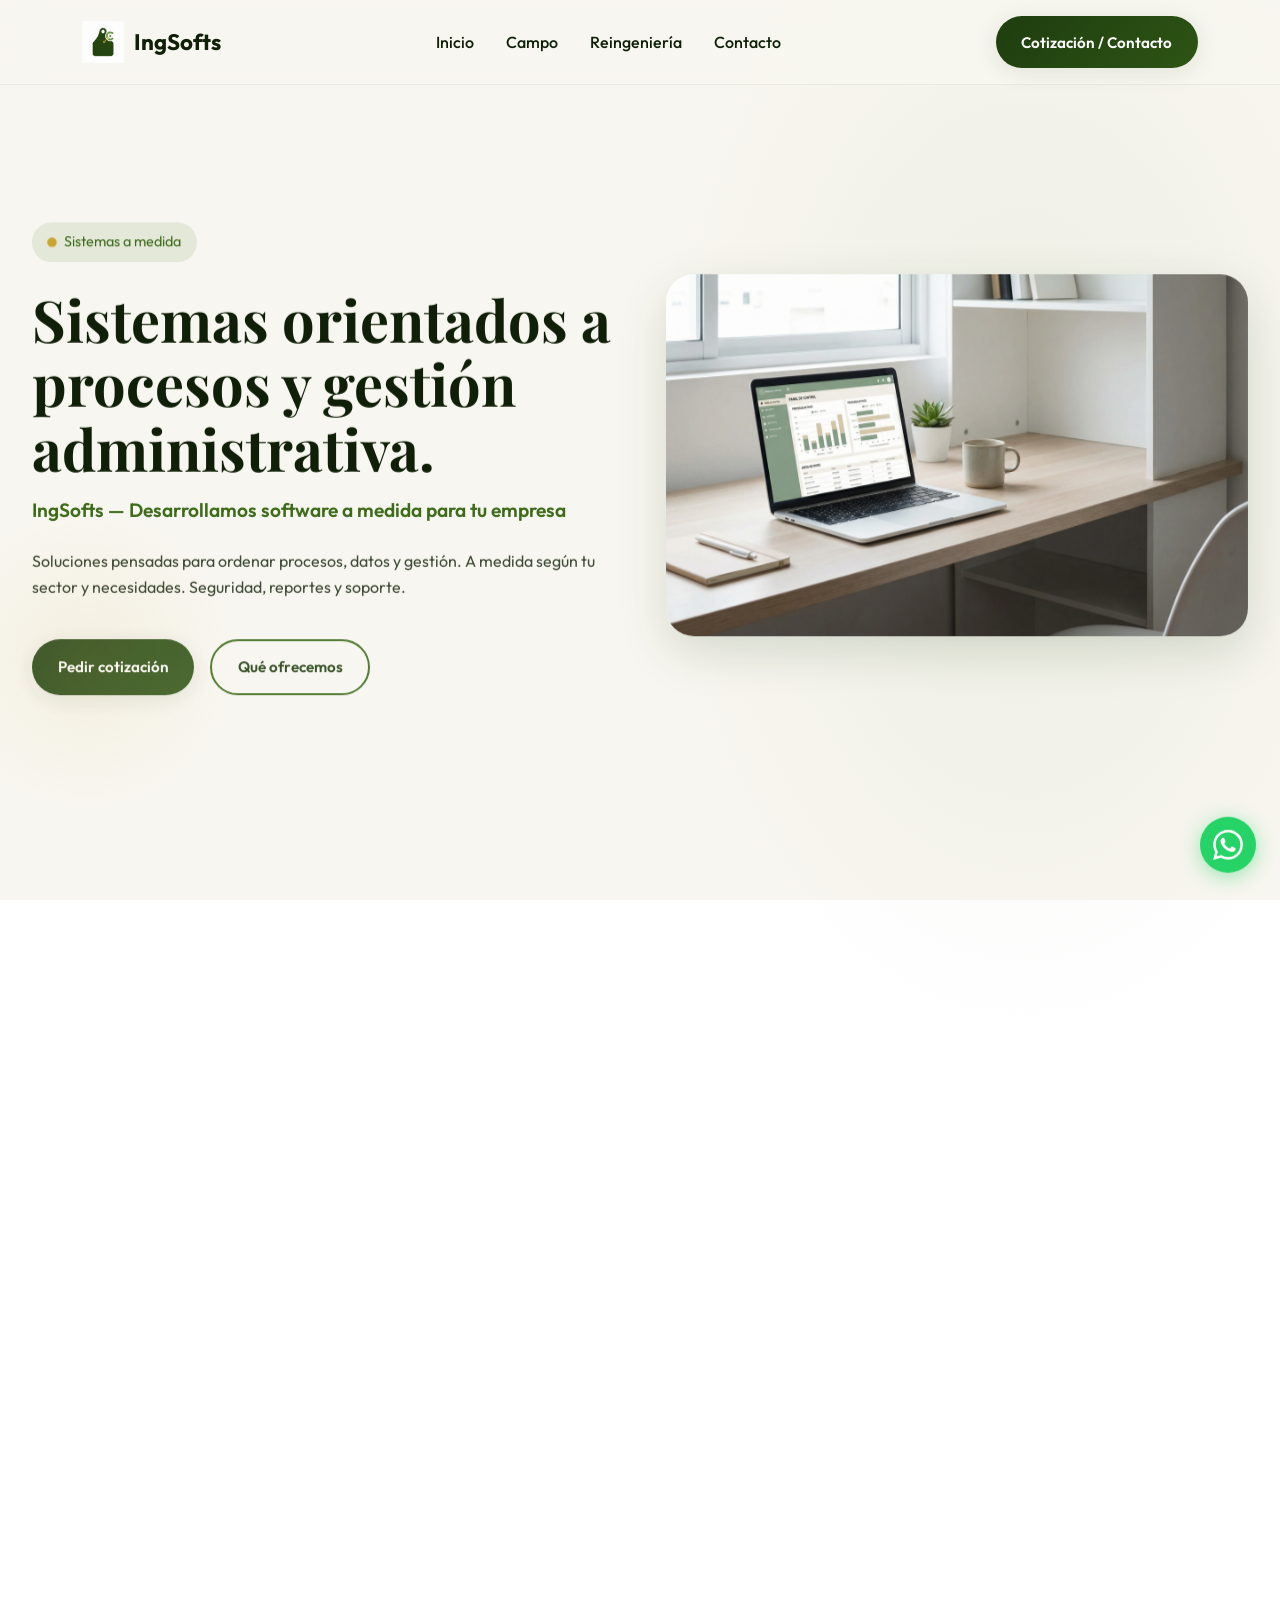
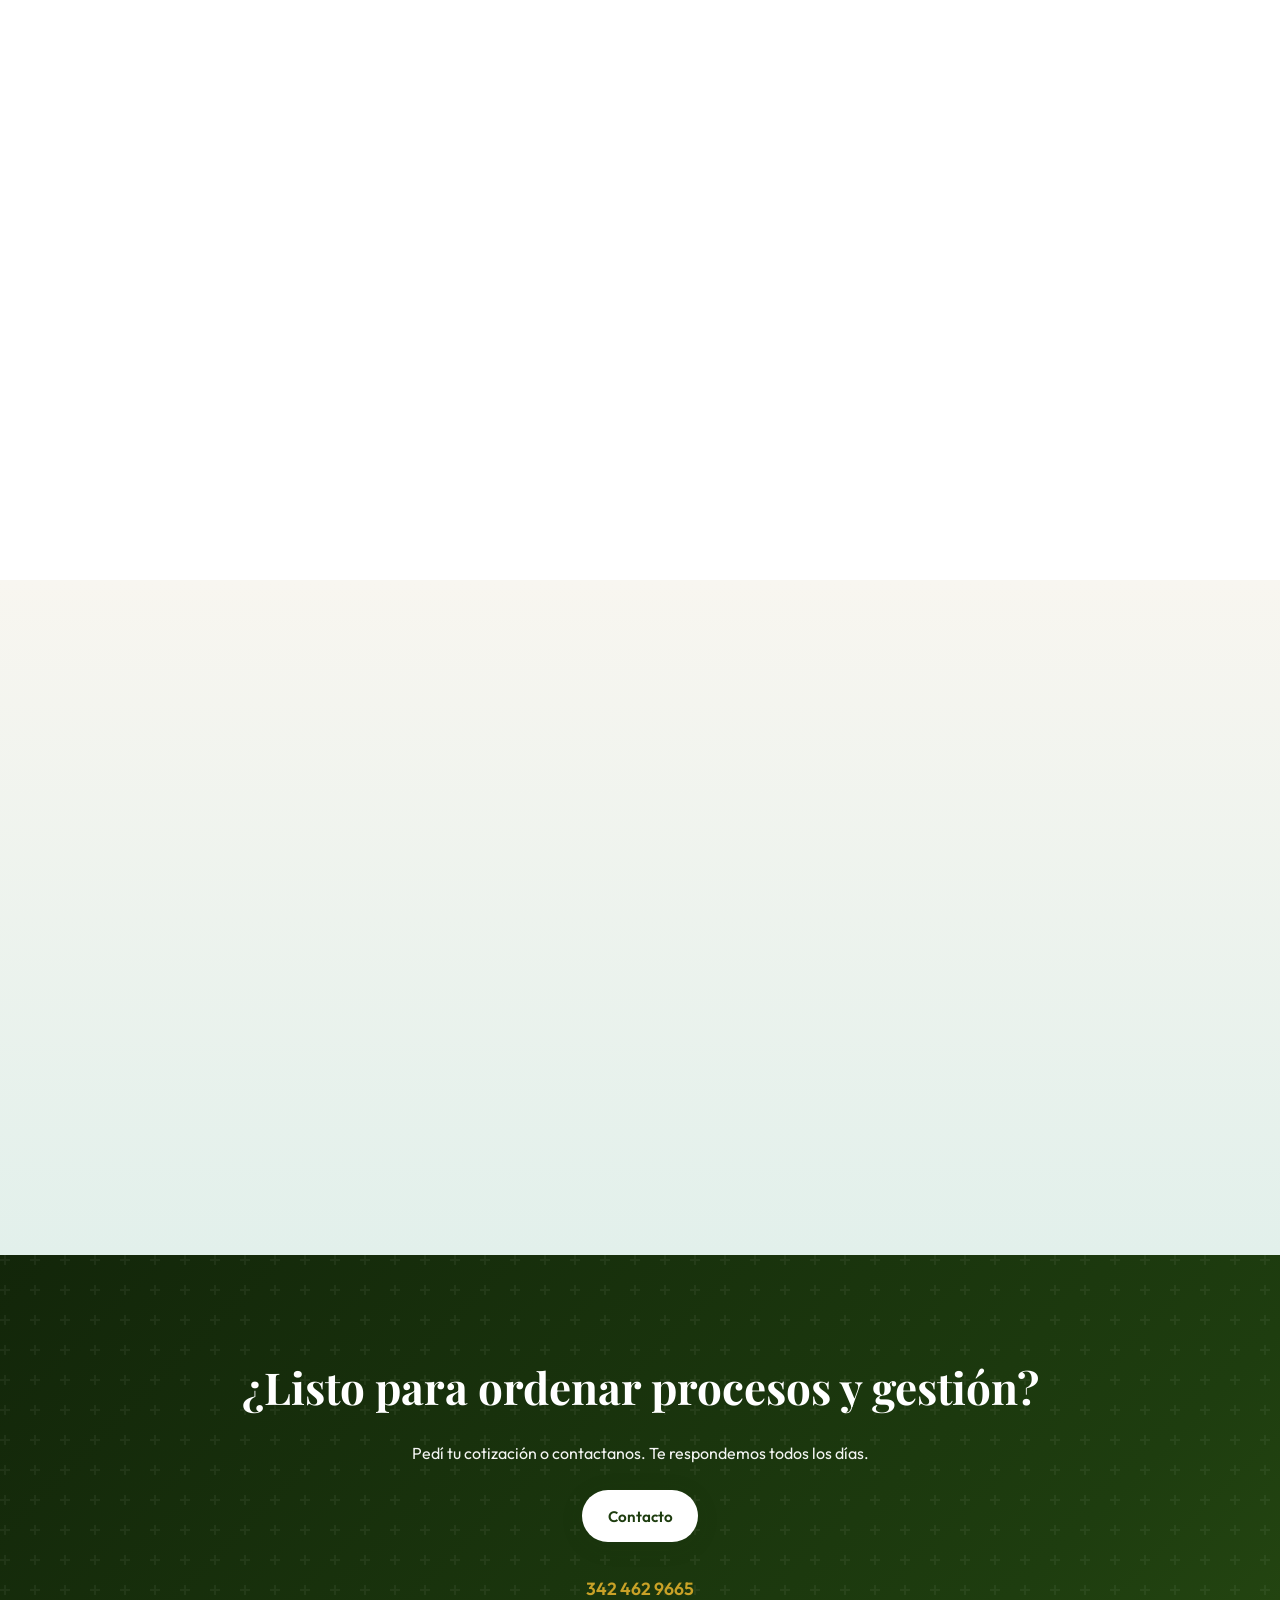
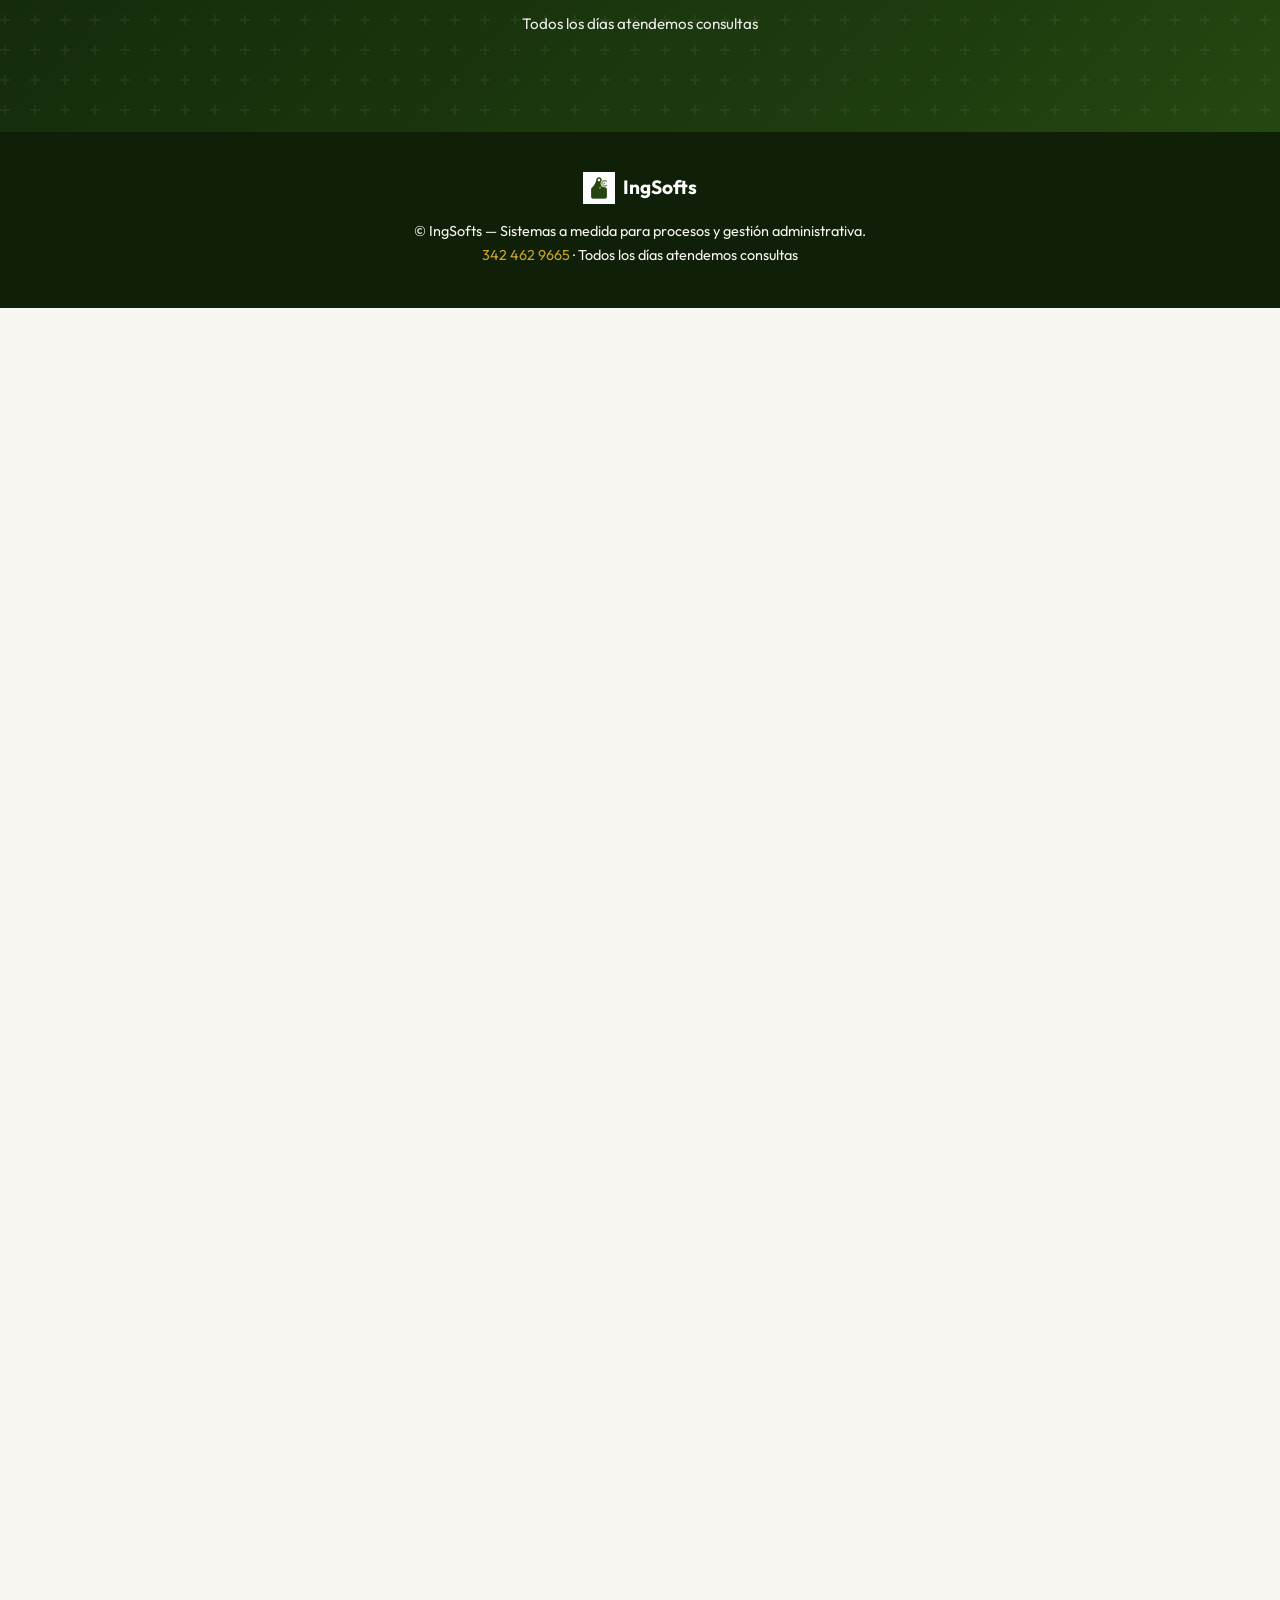
<file: inicio/index.html>
<!DOCTYPE html>
<html lang="es">
<head>
  <meta charset="UTF-8">
  <meta http-equiv="refresh" content="0; url=/">
  <meta name="robots" content="noindex, follow">
  <title>Redirigiendo…</title>
  <link rel="canonical" href="https://frosen.com.ar/">
</head>
<body>
  <p>Si no redirige automáticamente, <a href="/">seguí al inicio</a>.</p>
</body>
</html>
</file>
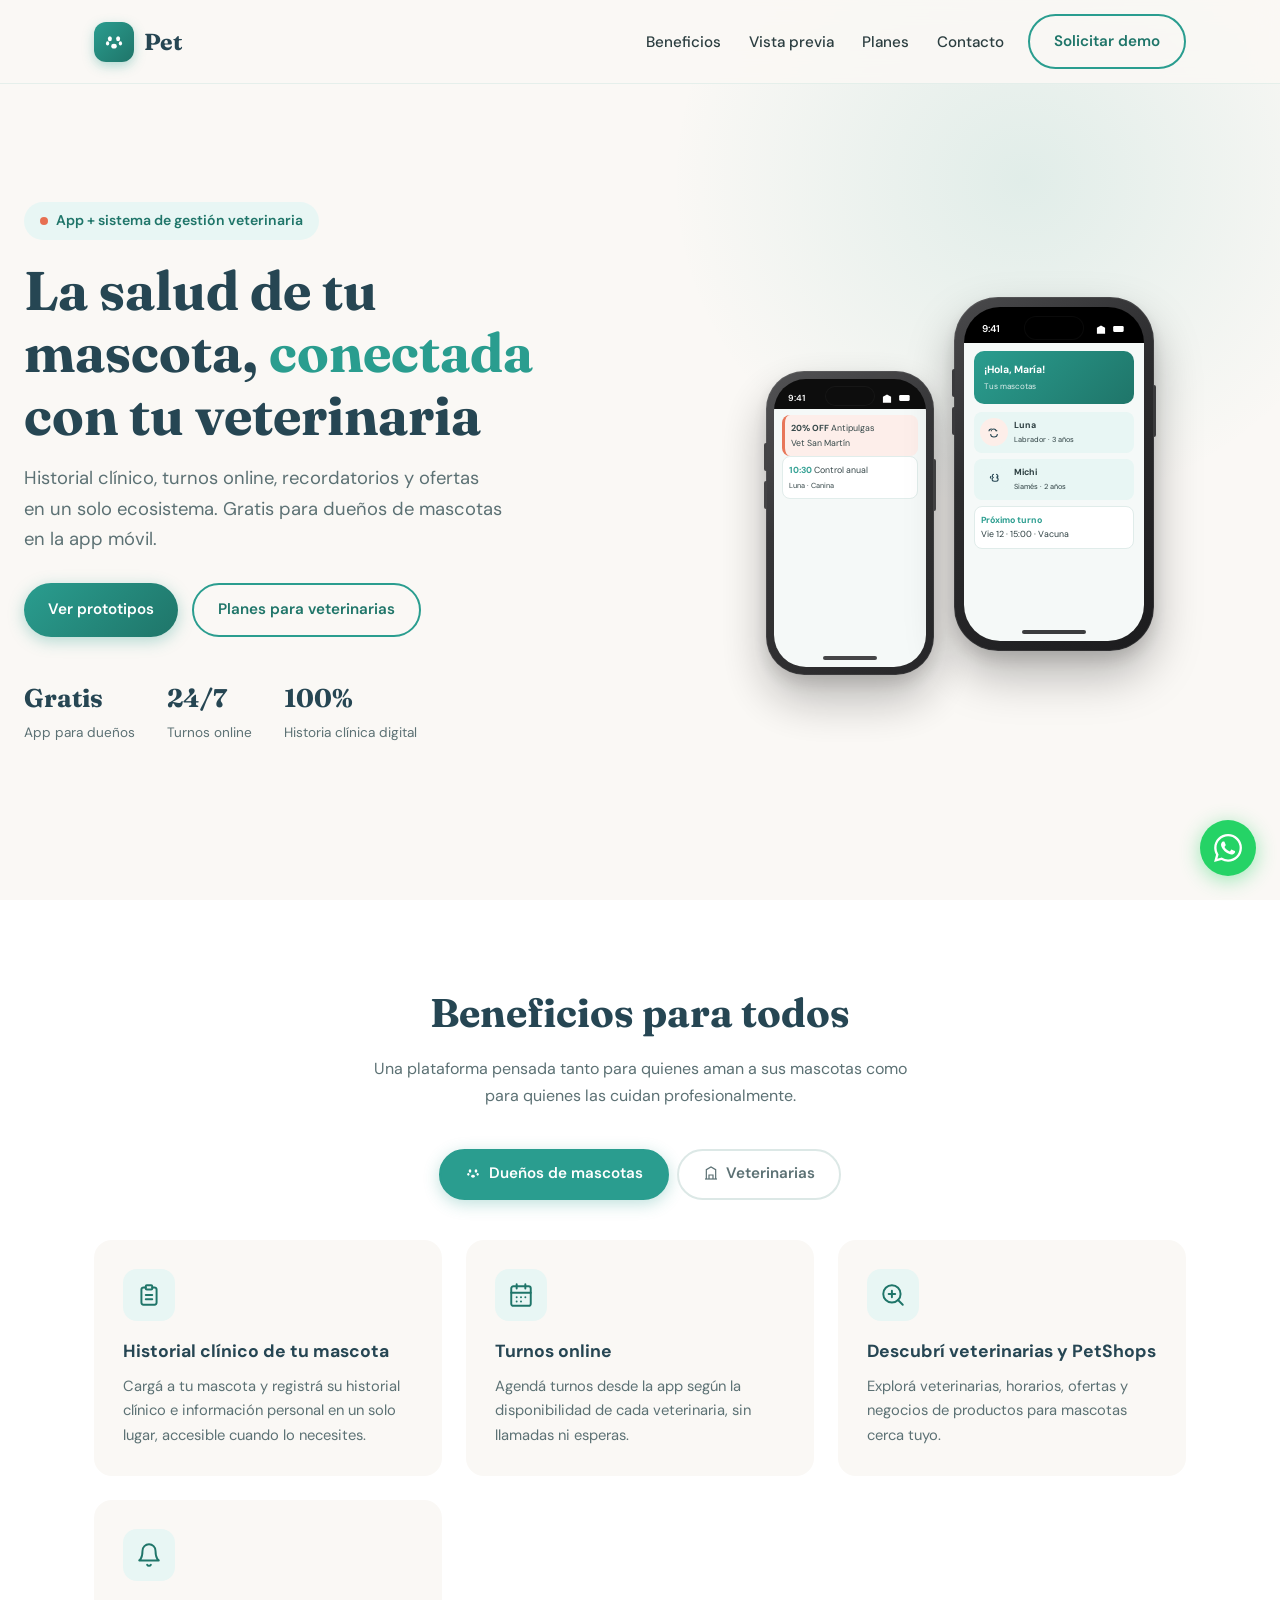
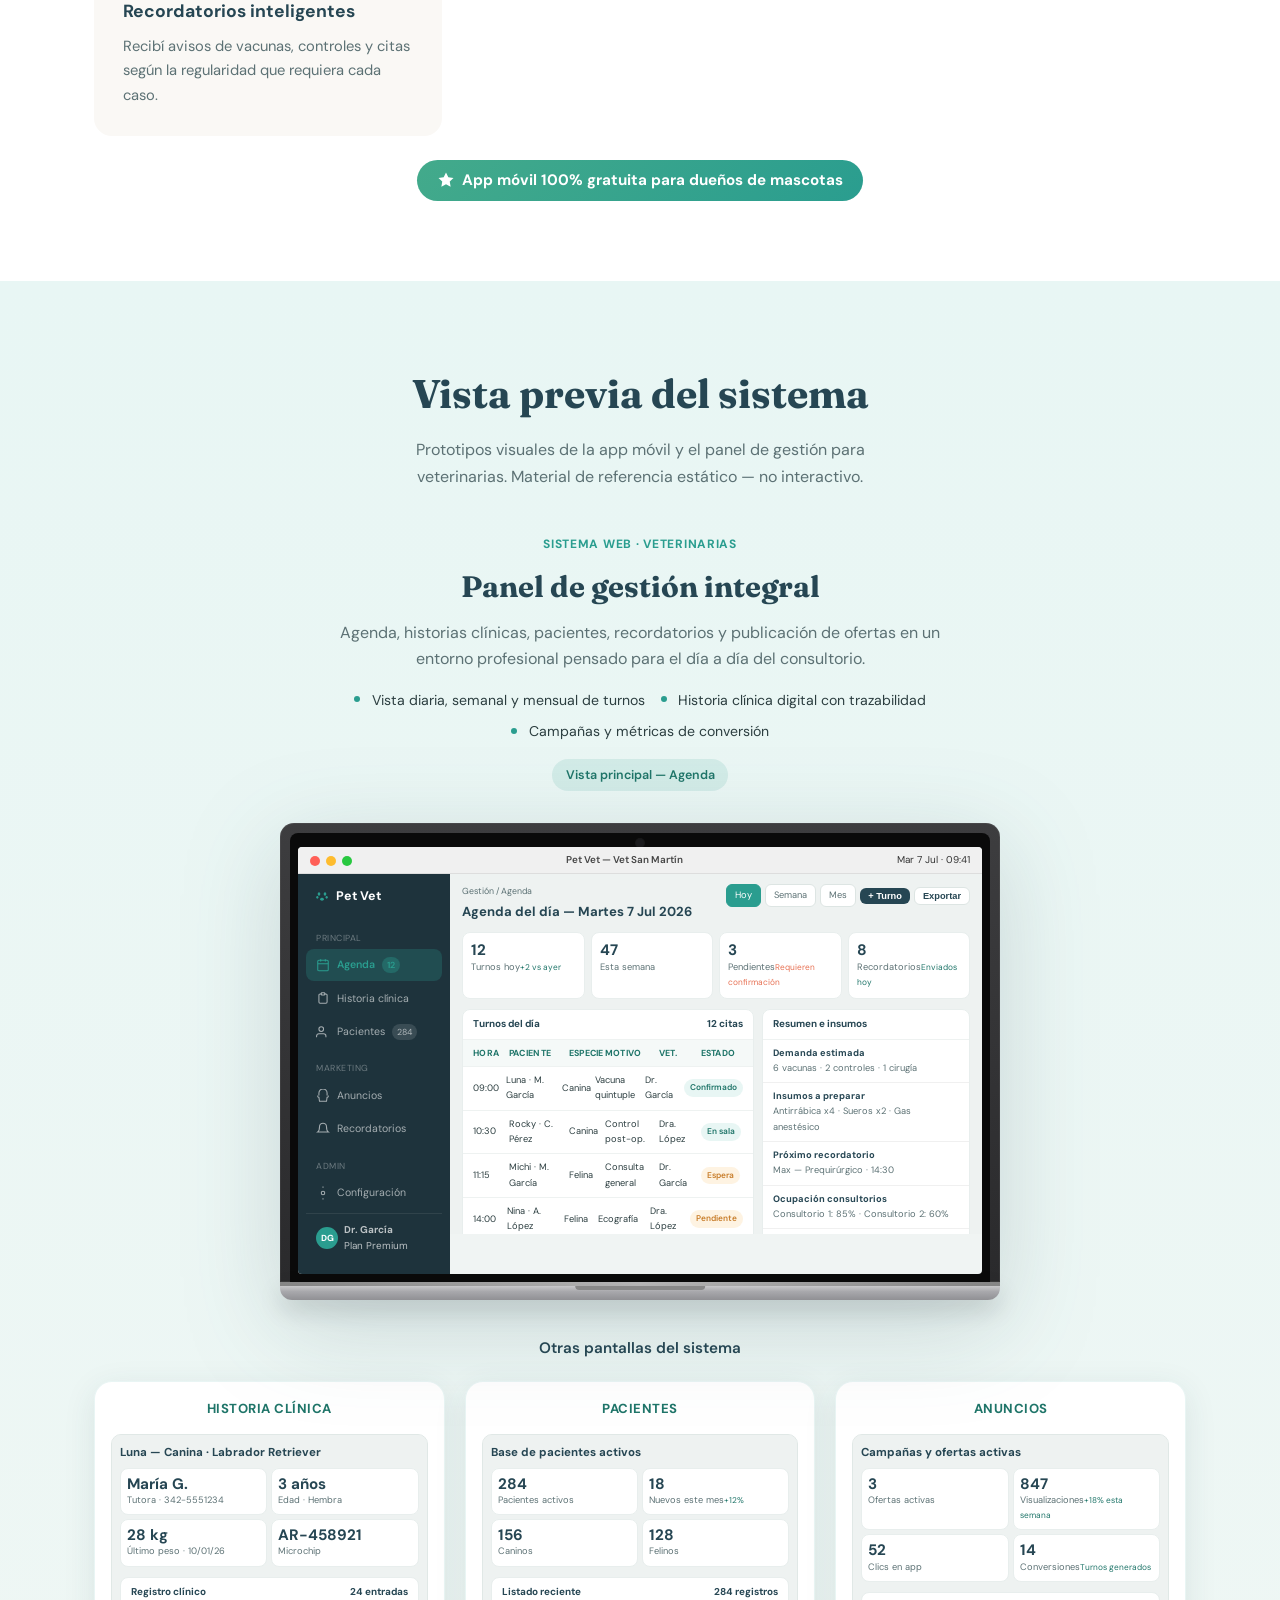
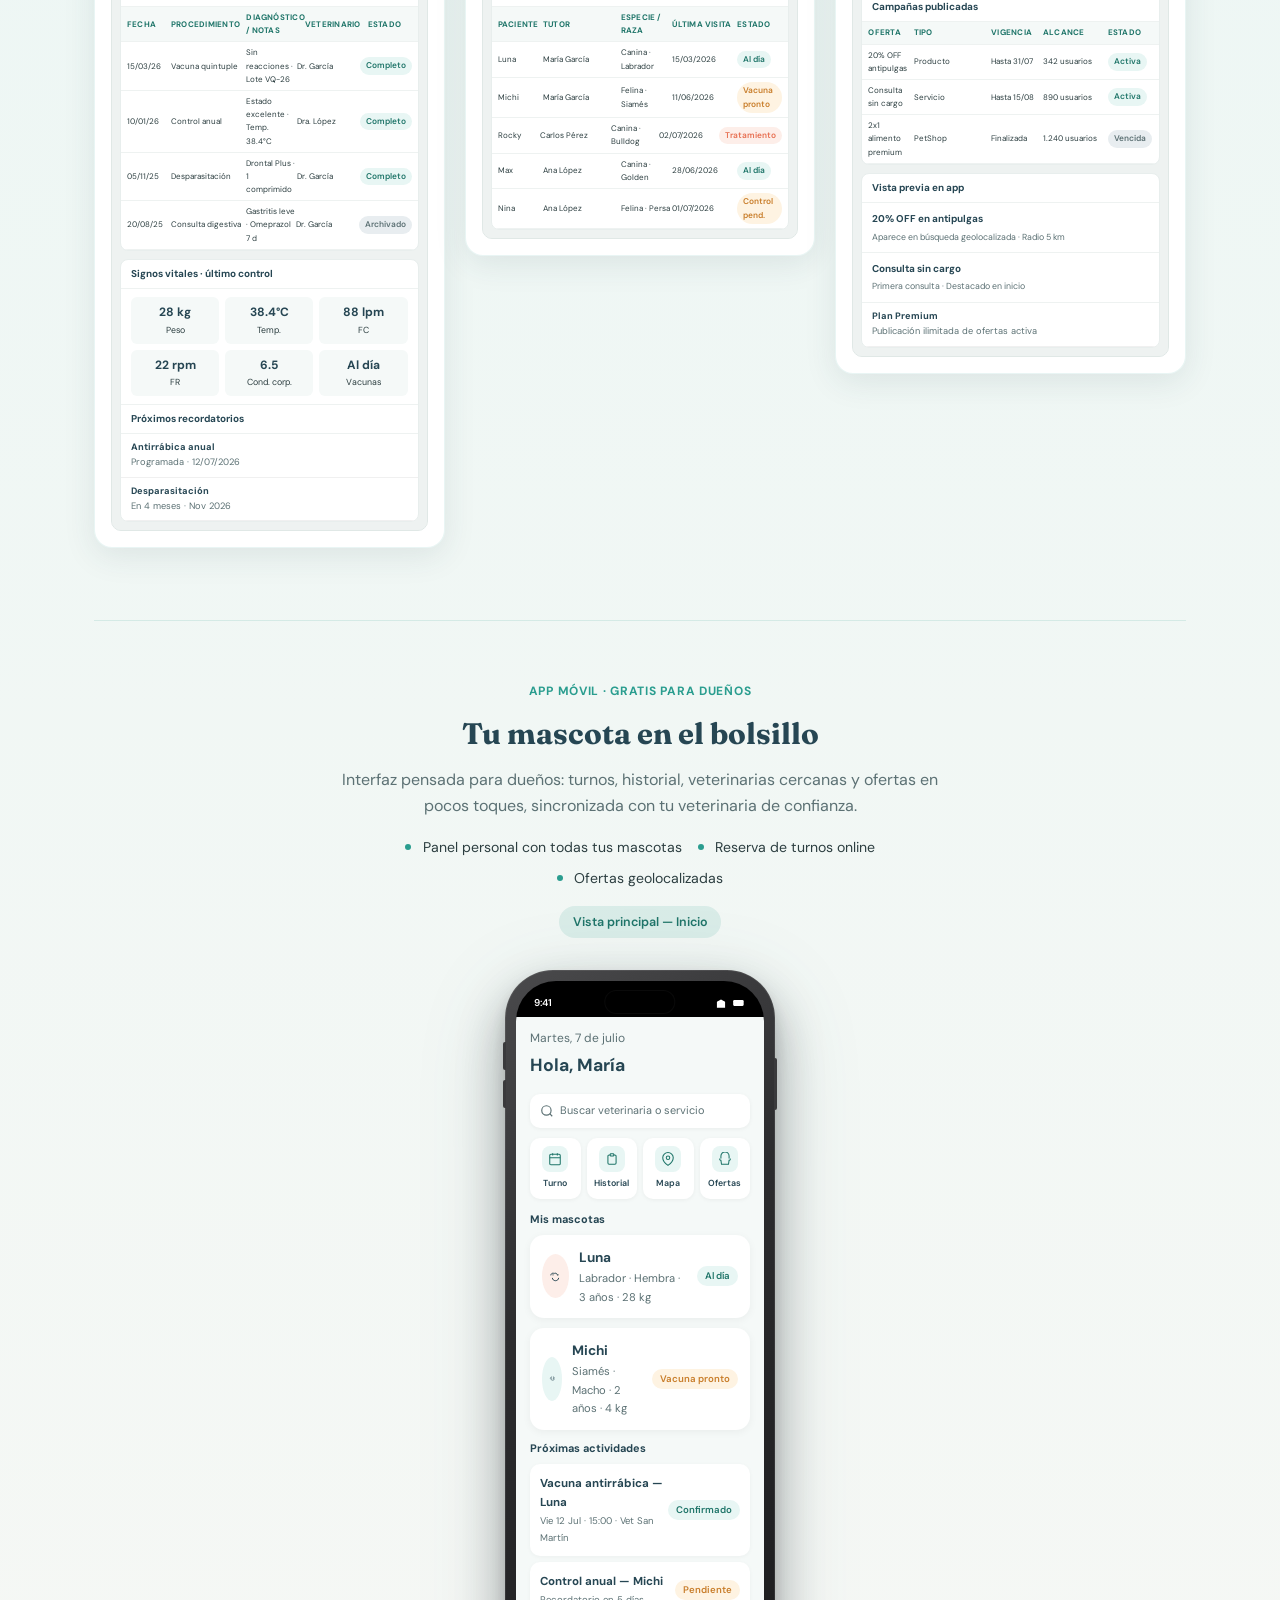
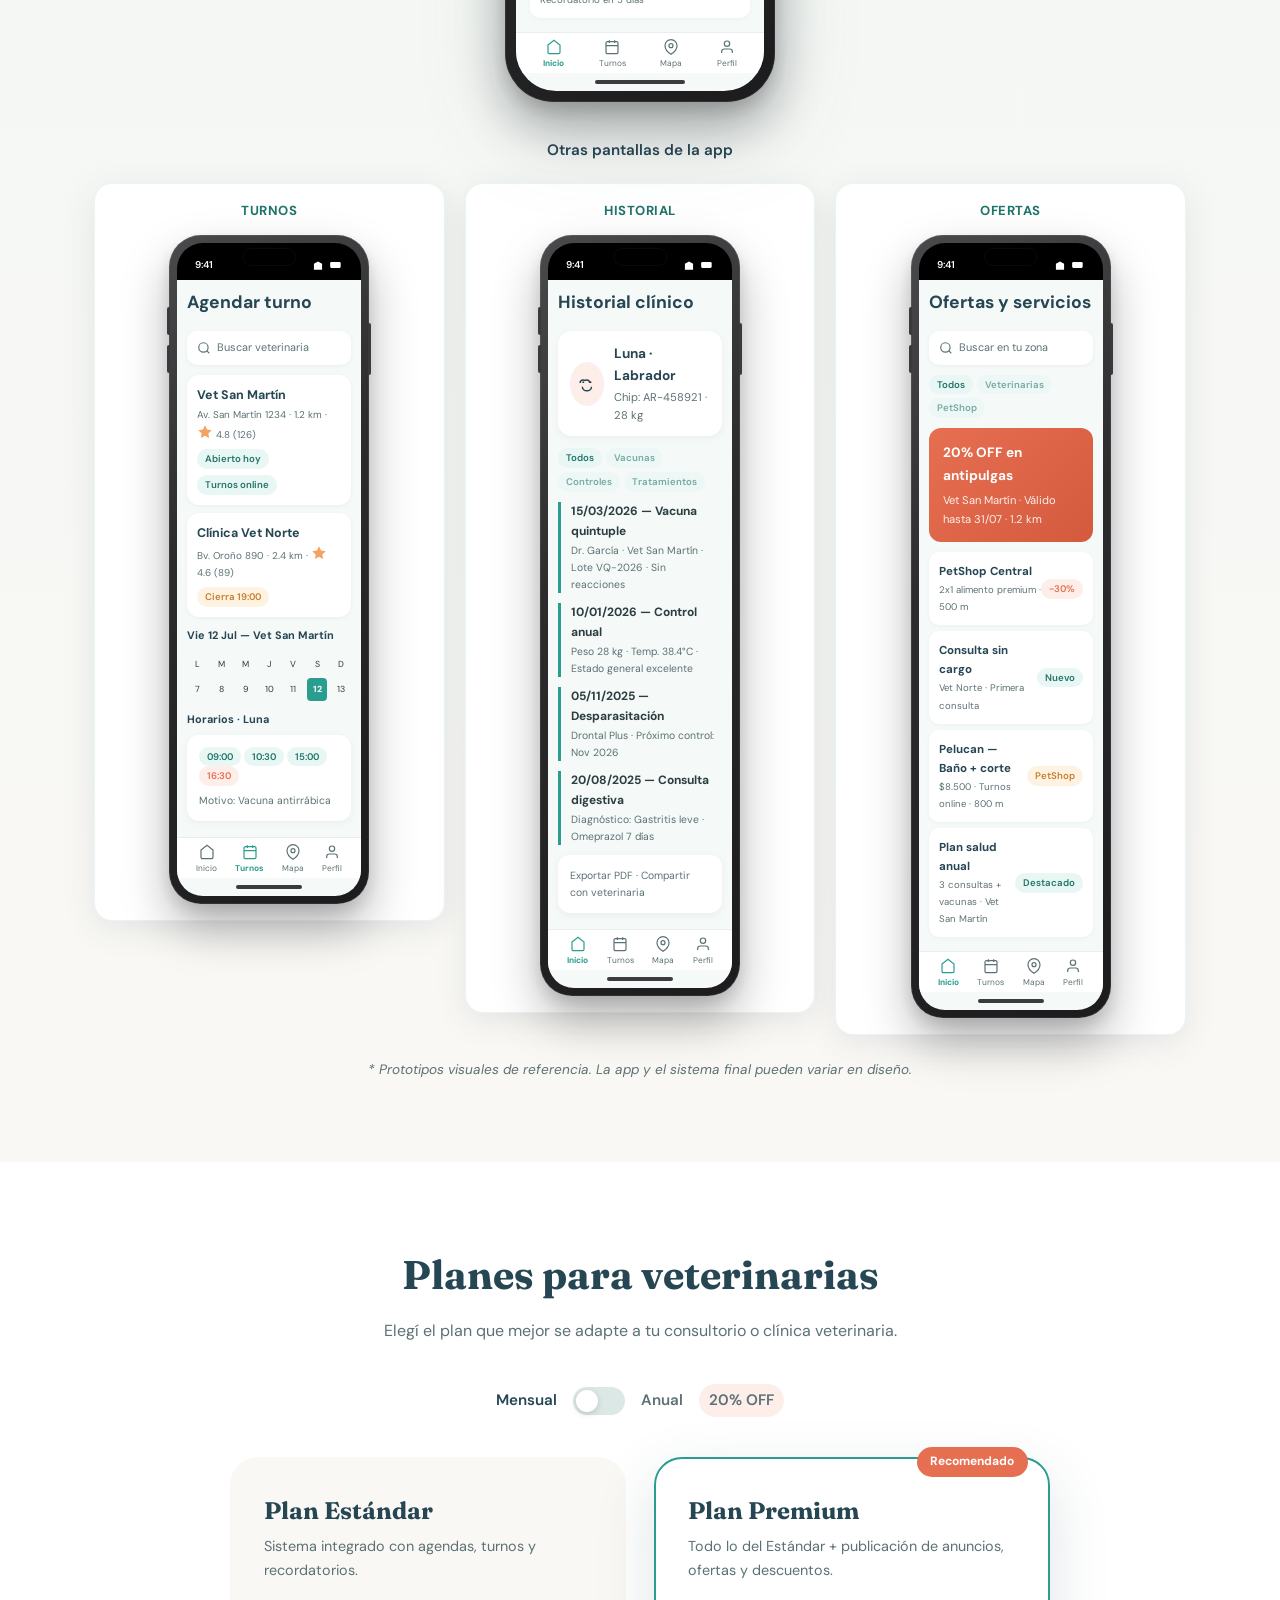
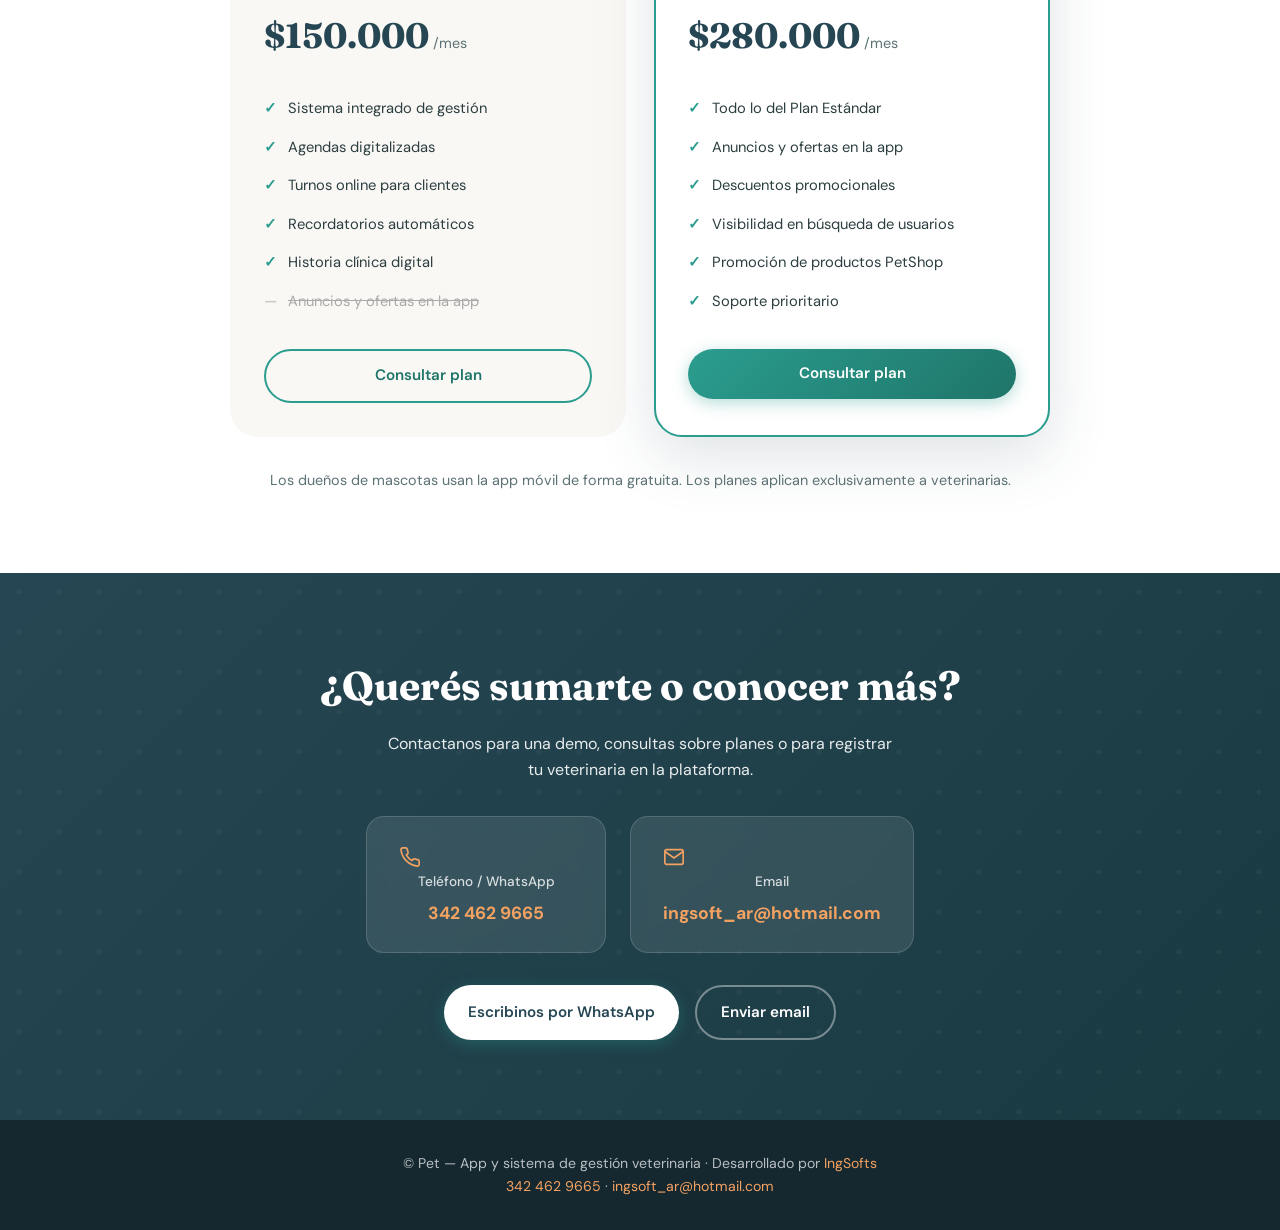
<file: pet/index.html>
<!DOCTYPE html>
<html lang="es">
<head>
  <meta charset="UTF-8">
  <meta name="viewport" content="width=device-width, initial-scale=1.0">
  <meta name="description" content="App y sistema de gestión para veterinarias. Historial clínico, turnos online, recordatorios y ofertas. Gratis para dueños de mascotas.">
  <title>Pet — App y sistema de gestión veterinaria</title>
  <link rel="icon" href="data:image/svg+xml,%3Csvg xmlns='http://www.w3.org/2000/svg' viewBox='0 0 100 100'%3E%3Ccircle cx='50' cy='50' r='48' fill='%232a9d8f'/%3E%3Cellipse cx='35' cy='42' rx='9' ry='11' fill='white'/%3E%3Cellipse cx='65' cy='42' rx='9' ry='11' fill='white'/%3E%3Cellipse cx='25' cy='62' rx='7' ry='9' fill='white'/%3E%3Cellipse cx='75' cy='62' rx='7' ry='9' fill='white'/%3E%3Cellipse cx='50' cy='72' rx='11' ry='9' fill='white'/%3E%3C/svg%3E">
  <link rel="preconnect" href="https://fonts.googleapis.com">
  <link rel="preconnect" href="https://fonts.gstatic.com" crossorigin>
  <link href="https://fonts.googleapis.com/css2?family=DM+Sans:ital,opsz,wght@0,9..40,400;0,9..40,500;0,9..40,600;0,9..40,700;1,9..40,400&family=Fraunces:opsz,wght@9..144,600;9..144,700&display=swap" rel="stylesheet">
  <style>
    :root {
      --teal: #2a9d8f;
      --teal-dark: #1f7569;
      --teal-light: #e8f6f4;
      --coral: #e76f51;
      --coral-soft: #fdeee9;
      --amber: #f4a261;
      --navy: #264653;
      --cream: #faf8f5;
      --white: #ffffff;
      --text: #2c3e40;
      --text-muted: #5c7174;
      --shadow: 0 8px 32px rgba(38, 70, 83, 0.1);
      --shadow-lg: 0 20px 60px rgba(38, 70, 83, 0.15);
      --radius: 18px;
      --radius-lg: 28px;
      --transition: 0.35s cubic-bezier(0.4, 0, 0.2, 1);
      --ease-bounce: cubic-bezier(0.34, 1.56, 0.64, 1);
    }

    *, *::before, *::after { box-sizing: border-box; margin: 0; padding: 0; }
    html { scroll-behavior: smooth; }
    body {
      font-family: 'DM Sans', sans-serif;
      background: var(--cream);
      color: var(--text);
      line-height: 1.65;
      overflow-x: hidden;
    }
    img, svg { max-width: 100%; display: block; }
    .container { max-width: 1140px; margin: 0 auto; padding: 0 1.5rem; }
    .icon { width: 22px; height: 22px; flex-shrink: 0; }
    .icon-sm { width: 16px; height: 16px; }
    .icon-lg { width: 26px; height: 26px; }
    .icon-xl { width: 32px; height: 32px; }
    .icon-inline { display: inline-flex; vertical-align: middle; }
    .tab-icon { display: inline-flex; align-items: center; gap: 0.45rem; }
    .benefit-icon svg { width: 26px; height: 26px; stroke: currentColor; fill: none; stroke-width: 1.8; stroke-linecap: round; stroke-linejoin: round; }
    .benefit-card.users .benefit-icon { color: var(--teal-dark); }
    .benefit-card.vets .benefit-icon { color: var(--coral); }
    .contact-card .icon svg { width: 32px; height: 32px; margin: 0 auto 0.5rem; stroke: var(--amber); fill: none; stroke-width: 1.8; }
    .brand-icon svg { width: 22px; height: 22px; fill: white; }
    .free-badge { display: inline-flex; align-items: center; gap: 0.45rem; }
    .free-badge svg { width: 18px; height: 18px; fill: currentColor; }
    .pet-avatar-icon { width: 100%; height: 100%; padding: 6px; stroke: var(--navy); fill: none; stroke-width: 1.6; }
    .sidebar-item { display: flex; align-items: center; gap: 0.45rem; }
    .sidebar-item svg { width: 14px; height: 14px; stroke: currentColor; fill: none; stroke-width: 1.8; flex-shrink: 0; }
    .sidebar-logo { display: flex; align-items: center; gap: 0.4rem; }
    .sidebar-logo svg { width: 16px; height: 16px; fill: var(--teal); }
    .status-icons { display: flex; align-items: center; gap: 4px; }
    .status-icons svg { width: 14px; height: 14px; fill: currentColor; }

    @keyframes fadeUp {
      from { opacity: 0; transform: translateY(28px); }
      to { opacity: 1; transform: translateY(0); }
    }
    @keyframes float {
      0%, 100% { transform: translateY(0); }
      50% { transform: translateY(-12px); }
    }
    @keyframes pulse-dot {
      0%, 100% { opacity: 0.5; transform: scale(1); }
      50% { opacity: 1; transform: scale(1.3); }
    }
    @keyframes gradient-flow {
      0% { background-position: 0% 50%; }
      50% { background-position: 100% 50%; }
      100% { background-position: 0% 50%; }
    }

    /* Header */
    header {
      position: fixed;
      top: 0; left: 0; right: 0;
      z-index: 200;
      padding: 0.9rem 0;
      background: rgba(250, 248, 245, 0.92);
      backdrop-filter: blur(14px);
      border-bottom: 1px solid rgba(42, 157, 143, 0.1);
      transition: var(--transition);
    }
    header.scrolled { box-shadow: var(--shadow); padding: 0.65rem 0; }
    .header-inner {
      display: flex;
      align-items: center;
      justify-content: space-between;
      gap: 1rem;
    }
    .brand {
      display: flex;
      align-items: center;
      gap: 0.6rem;
      text-decoration: none;
      color: var(--navy);
      font-family: 'Fraunces', serif;
      font-weight: 700;
      font-size: 1.45rem;
    }
    .brand-icon {
      width: 40px;
      height: 40px;
      border-radius: 12px;
      background: linear-gradient(135deg, var(--teal), var(--teal-dark));
      display: flex;
      align-items: center;
      justify-content: center;
      font-size: 1.2rem;
      box-shadow: 0 4px 12px rgba(42, 157, 143, 0.35);
    }
    nav ul {
      display: flex;
      gap: 1.75rem;
      list-style: none;
    }
    nav a {
      text-decoration: none;
      color: var(--text);
      font-weight: 500;
      font-size: 0.95rem;
      transition: color var(--transition);
    }
    nav a:hover { color: var(--teal); }
    .btn {
      display: inline-flex;
      align-items: center;
      justify-content: center;
      gap: 0.45rem;
      padding: 0.8rem 1.5rem;
      border-radius: 999px;
      font-weight: 600;
      font-size: 0.95rem;
      text-decoration: none;
      border: none;
      cursor: pointer;
      font-family: inherit;
      transition: var(--transition);
    }
    .btn-primary {
      background: linear-gradient(135deg, var(--teal), var(--teal-dark));
      color: white;
      box-shadow: 0 4px 16px rgba(42, 157, 143, 0.35);
    }
    .btn-primary:hover {
      transform: translateY(-2px);
      box-shadow: 0 8px 24px rgba(42, 157, 143, 0.4);
    }
    .btn-outline {
      background: transparent;
      color: var(--teal-dark);
      border: 2px solid var(--teal);
    }
    .btn-outline:hover {
      background: var(--teal);
      color: white;
    }
    .btn-coral {
      background: linear-gradient(135deg, var(--coral), #d45a3d);
      color: white;
      box-shadow: 0 4px 16px rgba(231, 111, 81, 0.35);
    }
    .btn-coral:hover { transform: translateY(-2px); }
    .nav-desktop { display: flex; align-items: center; gap: 1.5rem; }
    .nav-toggle {
      display: none;
      background: none;
      border: none;
      cursor: pointer;
      padding: 0.5rem;
      color: var(--navy);
    }
    .nav-mobile { display: none; }

    /* Hero */
    .hero {
      min-height: 100vh;
      display: grid;
      grid-template-columns: 1fr 1fr;
      align-items: center;
      gap: 3rem;
      padding: 7rem 1.5rem 4rem;
      position: relative;
    }
    .hero::before {
      content: '';
      position: absolute;
      top: -20%;
      right: -10%;
      width: 60%;
      height: 80%;
      background: radial-gradient(ellipse, rgba(42, 157, 143, 0.12) 0%, transparent 65%);
      pointer-events: none;
    }
    .hero-badge {
      display: inline-flex;
      align-items: center;
      gap: 0.5rem;
      padding: 0.45rem 1rem;
      background: var(--teal-light);
      border-radius: 999px;
      font-size: 0.88rem;
      font-weight: 600;
      color: var(--teal-dark);
      margin-bottom: 1.25rem;
      animation: fadeUp 0.8s var(--ease-bounce) forwards;
    }
    .hero-badge .dot {
      width: 8px; height: 8px;
      border-radius: 50%;
      background: var(--coral);
      animation: pulse-dot 1.5s ease infinite;
    }
    .hero h1 {
      font-family: 'Fraunces', serif;
      font-size: clamp(2.2rem, 4.5vw, 3.4rem);
      line-height: 1.15;
      color: var(--navy);
      margin-bottom: 1rem;
      animation: fadeUp 0.8s 0.1s var(--ease-bounce) forwards;
      opacity: 0;
    }
    .hero h1 em {
      font-style: normal;
      color: var(--teal);
    }
    .hero-lead {
      font-size: 1.15rem;
      color: var(--text-muted);
      margin-bottom: 1.75rem;
      max-width: 480px;
      animation: fadeUp 0.8s 0.2s var(--ease-bounce) forwards;
      opacity: 0;
    }
    .hero-actions {
      display: flex;
      flex-wrap: wrap;
      gap: 0.85rem;
      animation: fadeUp 0.8s 0.3s var(--ease-bounce) forwards;
      opacity: 0;
    }
    .hero-stats {
      display: flex;
      gap: 2rem;
      margin-top: 2.5rem;
      animation: fadeUp 0.8s 0.4s var(--ease-bounce) forwards;
      opacity: 0;
    }
    .hero-stat strong {
      display: block;
      font-family: 'Fraunces', serif;
      font-size: 1.6rem;
      color: var(--navy);
    }
    .hero-stat span { font-size: 0.85rem; color: var(--text-muted); }
    .hero-visual {
      position: relative;
      animation: fadeUp 0.9s 0.15s var(--ease-bounce) forwards;
      opacity: 0;
    }
    .hero-phones {
      display: flex;
      justify-content: center;
      gap: 1.25rem;
      align-items: flex-end;
    }
    /* iPhone frame (estilo iPhone 15 Pro) */
    .iphone {
      position: relative;
      flex-shrink: 0;
    }
    .iphone.sm { width: 168px; }
    .iphone.md { width: 200px; }
    .iphone.lg { width: 270px; }
    .iphone.secondary { transform: translateY(24px); opacity: 0.95; }
    .iphone.primary { animation: float 4s ease-in-out infinite; }
    .iphone-shell {
      background: linear-gradient(145deg, #4a4a4c 0%, #2c2c2e 40%, #1c1c1e 100%);
      border-radius: 44px;
      padding: 10px;
      box-shadow:
        0 0 0 1px rgba(255,255,255,0.08) inset,
        0 24px 48px rgba(0,0,0,0.28),
        0 8px 16px rgba(0,0,0,0.12);
      position: relative;
    }
    .iphone.lg .iphone-shell { border-radius: 48px; padding: 11px; }
    .iphone.sm .iphone-shell { border-radius: 38px; padding: 8px; }
    .iphone-shell::before {
      content: '';
      position: absolute;
      right: -2px;
      top: 88px;
      width: 3px;
      height: 52px;
      background: #3a3a3c;
      border-radius: 0 2px 2px 0;
    }
    .iphone-shell::after {
      content: '';
      position: absolute;
      left: -2px;
      top: 72px;
      width: 3px;
      height: 28px;
      background: #3a3a3c;
      border-radius: 2px 0 0 2px;
      box-shadow: 0 38px 0 #3a3a3c;
    }
    .iphone-display {
      background: #000;
      border-radius: 36px;
      overflow: hidden;
      position: relative;
    }
    .iphone.lg .iphone-display { border-radius: 40px; }
    .iphone.sm .iphone-display { border-radius: 32px; }
    .iphone-island {
      position: absolute;
      top: 10px;
      left: 50%;
      transform: translateX(-50%);
      width: 28%;
      min-width: 58px;
      max-width: 88px;
      height: 22px;
      background: #000;
      border-radius: 999px;
      z-index: 5;
      box-shadow: 0 0 0 1px rgba(255,255,255,0.04);
    }
    .iphone.sm .iphone-island { height: 18px; min-width: 48px; top: 8px; }
    .iphone-status {
      display: flex;
      justify-content: space-between;
      align-items: center;
      padding: 14px 18px 6px;
      font-size: 0.62rem;
      font-weight: 600;
      color: #fff;
      position: relative;
      z-index: 2;
    }
    .iphone.sm .iphone-status { padding: 12px 14px 4px; font-size: 0.55rem; }
    .iphone-ui {
      background: #f5f9f8;
      padding: 8px 10px 10px;
      min-height: 280px;
      font-size: 0.55rem;
    }
    .iphone.lg .iphone-ui { padding: 10px 14px 14px; min-height: 460px; font-size: inherit; }
    .iphone.sm .iphone-ui { min-height: 240px; padding: 6px 8px 8px; }
    .iphone-home-bar {
      height: 18px;
      display: flex;
      align-items: center;
      justify-content: center;
      background: #f5f9f8;
    }
    .iphone-home-bar span {
      width: 36%;
      height: 4px;
      background: #1c1c1e;
      border-radius: 999px;
      opacity: 0.85;
    }
    .phone-ui-header {
      background: linear-gradient(135deg, var(--teal), var(--teal-dark));
      color: white;
      padding: 10px;
      border-radius: 10px;
      margin-bottom: 8px;
    }
    .phone-ui-header h4 { font-size: 0.65rem; margin-bottom: 2px; }
    .phone-ui-header p { opacity: 0.85; font-size: 0.5rem; }
    .phone-pet-card {
      display: flex;
      gap: 6px;
      align-items: center;
      background: var(--teal-light);
      padding: 6px;
      border-radius: 8px;
      margin-bottom: 6px;
    }
    .phone-pet-avatar {
      width: 28px; height: 28px;
      border-radius: 50%;
      background: var(--amber);
      display: flex;
      align-items: center;
      justify-content: center;
      overflow: hidden;
    }
    .phone-appt {
      background: white;
      border: 1px solid #e0ecea;
      border-radius: 8px;
      padding: 6px;
      margin-bottom: 5px;
    }
    .phone-appt .time { color: var(--teal); font-weight: 700; }
    .phone-offer {
      background: var(--coral-soft);
      border-radius: 8px;
      padding: 6px;
      border-left: 3px solid var(--coral);
    }

    /* Audience tabs */
    .audience-section {
      padding: 5rem 0;
      background: white;
    }
    .section-head {
      text-align: center;
      margin-bottom: 2.5rem;
    }
    .section-head h2 {
      font-family: 'Fraunces', serif;
      font-size: clamp(1.85rem, 3.5vw, 2.5rem);
      color: var(--navy);
      margin-bottom: 0.65rem;
    }
    .section-head p {
      color: var(--text-muted);
      max-width: 540px;
      margin: 0 auto;
    }
    .audience-tabs {
      display: flex;
      justify-content: center;
      gap: 0.5rem;
      margin-bottom: 2.5rem;
      flex-wrap: wrap;
    }
    .audience-tab {
      padding: 0.75rem 1.5rem;
      border-radius: 999px;
      border: 2px solid #dce8e6;
      background: white;
      font-family: inherit;
      font-weight: 600;
      font-size: 0.95rem;
      color: var(--text-muted);
      cursor: pointer;
      transition: var(--transition);
    }
    .audience-tab:hover { border-color: var(--teal); color: var(--teal); }
    .audience-tab.active {
      background: var(--teal);
      border-color: var(--teal);
      color: white;
      box-shadow: 0 4px 16px rgba(42, 157, 143, 0.3);
    }
    .audience-panel { display: none; }
    .audience-panel.active { display: block; animation: fadeUp 0.5s ease; }
    .benefits-grid {
      display: grid;
      grid-template-columns: repeat(auto-fit, minmax(260px, 1fr));
      gap: 1.5rem;
    }
    .benefit-card {
      background: var(--cream);
      border-radius: var(--radius);
      padding: 1.75rem;
      border: 1px solid transparent;
      transition: var(--transition);
    }
    .benefit-card:hover {
      transform: translateY(-6px);
      box-shadow: var(--shadow);
      border-color: rgba(42, 157, 143, 0.2);
    }
    .benefit-icon {
      width: 52px; height: 52px;
      border-radius: 14px;
      display: flex;
      align-items: center;
      justify-content: center;
      margin-bottom: 1rem;
    }
    .benefit-card.users .benefit-icon { background: var(--teal-light); }
    .benefit-card.vets .benefit-icon { background: var(--coral-soft); }
    .benefit-card h3 {
      font-size: 1.1rem;
      color: var(--navy);
      margin-bottom: 0.5rem;
    }
    .benefit-card p { font-size: 0.92rem; color: var(--text-muted); }
    .free-badge {
      display: inline-flex;
      align-items: center;
      gap: 0.45rem;
      margin-top: 1.5rem;
      padding: 0.5rem 1.25rem;
      background: linear-gradient(135deg, #43aa8b, var(--teal));
      color: white;
      border-radius: 999px;
      font-weight: 700;
      font-size: 0.95rem;
    }

    /* Prototypes */
    .prototypes-section {
      padding: 5rem 0;
      background: linear-gradient(180deg, var(--teal-light) 0%, var(--cream) 100%);
    }
    .proto-block + .proto-block {
      padding-top: 3.5rem;
      border-top: 1px solid rgba(42, 157, 143, 0.14);
    }
    .proto-label {
      display: inline-block;
      font-size: 0.75rem;
      font-weight: 700;
      text-transform: uppercase;
      letter-spacing: 0.06em;
      color: var(--teal);
      margin-bottom: 0.5rem;
    }
    .macbook-wrap {
      display: flex;
      justify-content: center;
      margin: 0 auto;
      max-width: 920px;
    }
    .proto-mockup .macbook {
      filter: drop-shadow(0 24px 48px rgba(38, 70, 83, 0.18));
    }
    .proto-mockup .iphone.lg {
      filter: drop-shadow(0 20px 40px rgba(38, 70, 83, 0.16));
    }

    /* App prototype — iPhone grande */
    .app-frame-wrap {
      display: flex;
      justify-content: center;
    }
    .app-content { padding: 12px 14px 8px; flex: 1; overflow: hidden; }
    .iphone-screen-inner {
      display: flex;
      flex-direction: column;
      background: #f5f9f8;
      min-height: 500px;
    }
    .app-search {
      display: flex;
      align-items: center;
      gap: 6px;
      background: white;
      border-radius: 10px;
      padding: 8px 10px;
      margin-bottom: 10px;
      box-shadow: 0 1px 4px rgba(0,0,0,0.05);
      font-size: 0.68rem;
      color: var(--text-muted);
    }
    .app-search svg { width: 14px; height: 14px; stroke: var(--text-muted); fill: none; stroke-width: 2; flex-shrink: 0; }
    .app-quick-grid {
      display: grid;
      grid-template-columns: repeat(4, 1fr);
      gap: 6px;
      margin-bottom: 12px;
    }
    .app-quick-btn {
      background: white;
      border-radius: 10px;
      padding: 8px 4px;
      text-align: center;
      font-size: 0.55rem;
      color: var(--navy);
      font-weight: 600;
      box-shadow: 0 1px 4px rgba(0,0,0,0.05);
    }
    .app-quick-btn .qb-icon {
      width: 26px; height: 26px;
      border-radius: 8px;
      background: var(--teal-light);
      margin: 0 auto 4px;
      display: flex;
      align-items: center;
      justify-content: center;
    }
    .app-quick-btn .qb-icon svg { width: 14px; height: 14px; stroke: var(--teal-dark); fill: none; stroke-width: 1.8; }
    .app-section-label {
      font-size: 0.68rem;
      font-weight: 700;
      color: var(--navy);
      margin: 10px 0 6px;
    }
    .screen-list-item {
      display: flex;
      justify-content: space-between;
      align-items: center;
      background: white;
      border-radius: 10px;
      padding: 10px;
      margin-bottom: 6px;
      box-shadow: 0 1px 4px rgba(0,0,0,0.04);
      font-size: 0.65rem;
    }
    .screen-list-item .sli-main strong { display: block; color: var(--navy); font-size: 0.72rem; }
    .screen-list-item .sli-main span { color: var(--text-muted); font-size: 0.6rem; }
    .screen-vet-card {
      background: white;
      border-radius: 12px;
      padding: 10px;
      margin-bottom: 8px;
      box-shadow: 0 1px 4px rgba(0,0,0,0.05);
    }
    .screen-vet-card h5 { font-size: 0.78rem; color: var(--navy); margin-bottom: 2px; }
    .screen-vet-card p { font-size: 0.62rem; color: var(--text-muted); margin-bottom: 6px; }
    .screen-vet-meta { display: flex; gap: 6px; flex-wrap: wrap; }
    .app-nav-bar {
      display: flex;
      justify-content: space-around;
      padding: 6px 10px 2px;
      background: rgba(255,255,255,0.95);
      backdrop-filter: blur(12px);
      border-top: 1px solid #e8eeed;
      font-size: 0.52rem;
      color: var(--text-muted);
      margin-top: auto;
    }
    .app-nav-item { text-align: center; }
    .app-nav-item svg { width: 16px; height: 16px; stroke: currentColor; fill: none; stroke-width: 1.8; margin: 0 auto 2px; display: block; }
    .app-nav-item.active { color: var(--teal); font-weight: 700; }

    /* Screen content blocks */
    .screen-greeting {
      font-size: 0.75rem;
      color: var(--text-muted);
      margin-bottom: 2px;
    }
    .screen-title {
      font-size: 1.1rem;
      font-weight: 700;
      color: var(--navy);
      margin-bottom: 14px;
    }
    .screen-pet {
      background: white;
      border-radius: 14px;
      padding: 12px;
      display: flex;
      gap: 10px;
      align-items: center;
      margin-bottom: 10px;
      box-shadow: 0 2px 8px rgba(0,0,0,0.05);
    }
    .screen-pet .screen-tag { margin-left: auto; flex-shrink: 0; }
    .screen-pet-avatar {
      width: 44px; height: 44px;
      border-radius: 50%;
      display: flex;
      align-items: center;
      justify-content: center;
      overflow: hidden;
    }
    .screen-pet-info h5 { font-size: 0.85rem; color: var(--navy); }
    .screen-pet-info p { font-size: 0.7rem; color: var(--text-muted); }
    .screen-card {
      background: white;
      border-radius: 12px;
      padding: 12px;
      margin-bottom: 8px;
      box-shadow: 0 2px 8px rgba(0,0,0,0.05);
    }
    .screen-card h5 { font-size: 0.8rem; color: var(--navy); margin-bottom: 4px; }
    .screen-card p { font-size: 0.7rem; color: var(--text-muted); }
    .screen-tag {
      display: inline-block;
      padding: 2px 8px;
      border-radius: 999px;
      font-size: 0.6rem;
      font-weight: 600;
    }
    .tag-teal { background: var(--teal-light); color: var(--teal-dark); }
    .tag-coral { background: var(--coral-soft); color: var(--coral); }
    .tag-amber { background: #fef3e2; color: #c87d2a; }
    .calendar-mini {
      display: grid;
      grid-template-columns: repeat(7, 1fr);
      gap: 3px;
      font-size: 0.55rem;
      text-align: center;
      margin-top: 8px;
    }
    .calendar-mini span {
      padding: 4px 2px;
      border-radius: 4px;
    }
    .calendar-mini .day-active {
      background: var(--teal);
      color: white;
      font-weight: 700;
    }
    .history-item {
      border-left: 3px solid var(--teal);
      padding-left: 10px;
      margin-bottom: 10px;
    }
    .history-item h5 { font-size: 0.75rem; }
    .history-item p { font-size: 0.65rem; color: var(--text-muted); }
    .offer-banner {
      background: linear-gradient(135deg, var(--coral), #d45a3d);
      color: white;
      border-radius: 12px;
      padding: 14px;
      margin-bottom: 10px;
    }
    .offer-banner h5 { font-size: 0.85rem; margin-bottom: 4px; }
    .offer-banner p { font-size: 0.7rem; opacity: 0.9; }

    /* MacBook frame */
    .macbook-wrap {
      display: flex;
      justify-content: center;
      perspective: 1200px;
    }
    .macbook {
      width: 100%;
      max-width: 720px;
    }
    .macbook-lid {
      background: linear-gradient(180deg, #3d3d3f 0%, #2a2a2c 100%);
      border-radius: 14px 14px 0 0;
      padding: 10px 10px 0;
      box-shadow: 0 0 0 1px rgba(255,255,255,0.06) inset;
    }
    .macbook-bezel {
      background: #0a0a0a;
      border-radius: 8px 8px 0 0;
      padding: 14px 8px 8px;
      position: relative;
    }
    .macbook-camera {
      position: absolute;
      top: 6px;
      left: 50%;
      transform: translateX(-50%);
      width: 8px;
      height: 8px;
      border-radius: 50%;
      background: #1a1a1c;
      box-shadow: 0 0 0 1px rgba(255,255,255,0.06);
    }
    .macbook-display {
      background: #f0f4f3;
      border-radius: 4px;
      overflow: hidden;
      aspect-ratio: 16/10;
      min-height: 400px;
      display: flex;
      flex-direction: column;
    }
    .macos-bar {
      background: rgba(240, 240, 240, 0.95);
      backdrop-filter: blur(10px);
      padding: 5px 12px;
      display: flex;
      align-items: center;
      justify-content: space-between;
      font-size: 0.62rem;
      color: #333;
      border-bottom: 1px solid rgba(0,0,0,0.08);
      flex-shrink: 0;
    }
    .macos-bar-left {
      display: flex;
      gap: 6px;
      align-items: center;
    }
    .macos-dot {
      width: 10px; height: 10px;
      border-radius: 50%;
    }
    .macos-dot.red { background: #ff5f57; }
    .macos-dot.yellow { background: #febc2e; }
    .macos-dot.green { background: #28c840; }
    .macos-bar-title { font-weight: 600; color: #444; }
    .macbook-base {
      height: 14px;
      background: linear-gradient(180deg, #c8c8ca 0%, #a8a8ac 40%, #909094 100%);
      border-radius: 0 0 12px 12px;
      position: relative;
      box-shadow: 0 8px 24px rgba(0,0,0,0.18);
    }
    .macbook-base::before {
      content: '';
      position: absolute;
      top: 0;
      left: 50%;
      transform: translateX(-50%);
      width: 18%;
      height: 4px;
      background: #888;
      border-radius: 0 0 4px 4px;
    }
    .macbook-hinge {
      height: 4px;
      background: linear-gradient(90deg, #888, #bbb, #888);
    }
    .desktop-body {
      display: grid;
      grid-template-columns: 152px 1fr;
      flex: 1;
      min-height: 0;
    }
    .desktop-sidebar {
      background: #1e333c;
      padding: 12px 8px;
      display: flex;
      flex-direction: column;
    }
    .sidebar-logo {
      color: white;
      font-weight: 700;
      font-size: 0.78rem;
      margin-bottom: 12px;
      padding: 0 8px;
    }
    .sidebar-section {
      font-size: 0.55rem;
      text-transform: uppercase;
      letter-spacing: 0.06em;
      color: rgba(255,255,255,0.35);
      padding: 8px 10px 4px;
      margin-top: 4px;
    }
    .sidebar-item {
      padding: 7px 10px;
      border-radius: 8px;
      font-size: 0.66rem;
      color: rgba(255,255,255,0.6);
      margin-bottom: 2px;
    }
    .sidebar-item .sb-badge {
      float: right;
      background: rgba(255,255,255,0.12);
      padding: 1px 5px;
      border-radius: 999px;
      font-size: 0.55rem;
    }
    .sidebar-item.active .sb-badge { background: rgba(42,157,143,0.35); }
    .sidebar-user {
      margin-top: auto;
      padding: 8px 10px;
      border-top: 1px solid rgba(255,255,255,0.08);
      display: flex;
      align-items: center;
      gap: 6px;
      font-size: 0.62rem;
      color: rgba(255,255,255,0.7);
    }
    .sidebar-user-avatar {
      width: 22px; height: 22px;
      border-radius: 50%;
      background: var(--teal);
      display: flex;
      align-items: center;
      justify-content: center;
      font-size: 0.55rem;
      font-weight: 700;
      color: white;
      flex-shrink: 0;
    }
    .sidebar-item.active {
      background: rgba(42, 157, 143, 0.25);
      color: var(--teal);
      font-weight: 600;
    }
    .desktop-main {
      background: #eef2f1;
      padding: 10px 12px;
      overflow-y: auto;
      max-height: 360px;
    }
    .desktop-main h4 {
      font-size: 0.82rem;
      color: var(--navy);
      margin-bottom: 0;
      font-weight: 700;
    }
    .dash-header {
      display: flex;
      justify-content: space-between;
      align-items: flex-start;
      gap: 8px;
      margin-bottom: 10px;
      flex-wrap: wrap;
    }
    .dash-breadcrumb {
      display: block;
      font-size: 0.55rem;
      color: var(--text-muted);
      margin-bottom: 2px;
    }
    .dash-header-actions {
      display: flex;
      gap: 4px;
      align-items: center;
      flex-wrap: wrap;
    }
    .dash-filter {
      padding: 3px 8px;
      border-radius: 6px;
      font-size: 0.58rem;
      background: white;
      color: var(--text-muted);
      border: 1px solid #dde5e3;
    }
    .dash-filter.active {
      background: var(--teal);
      color: white;
      border-color: var(--teal);
    }
    .dash-btn {
      padding: 3px 8px;
      border-radius: 6px;
      font-size: 0.58rem;
      background: var(--navy);
      color: white;
      border: none;
      font-weight: 600;
    }
    .dash-btn-outline {
      background: white;
      color: var(--navy);
      border: 1px solid #dde5e3;
    }
    .dash-grid {
      display: grid;
      grid-template-columns: repeat(3, 1fr);
      gap: 6px;
      margin-bottom: 10px;
    }
    .dash-grid-4 { grid-template-columns: repeat(4, 1fr); }
    .dash-stat {
      background: white;
      border-radius: 8px;
      padding: 8px;
      font-size: 0.58rem;
      border: 1px solid #e8eeed;
    }
    .dash-stat strong {
      display: block;
      font-size: 0.95rem;
      color: var(--navy);
      line-height: 1.2;
    }
    .dash-stat .stat-label { color: var(--text-muted); }
    .dash-stat .stat-trend {
      font-size: 0.52rem;
      margin-top: 2px;
      color: var(--teal-dark);
    }
    .dash-stat .stat-trend.down { color: var(--coral); }
    .dash-split {
      display: grid;
      grid-template-columns: 1.4fr 1fr;
      gap: 8px;
    }
    .dash-panel {
      background: white;
      border-radius: 8px;
      border: 1px solid #e8eeed;
      overflow: hidden;
    }
    .dash-panel-head {
      padding: 6px 10px;
      border-bottom: 1px solid #eef2f1;
      font-size: 0.62rem;
      font-weight: 700;
      color: var(--navy);
      display: flex;
      justify-content: space-between;
      align-items: center;
    }
    .dash-table {
      font-size: 0.58rem;
    }
    .dash-table-row {
      display: grid;
      padding: 6px 10px;
      border-bottom: 1px solid #eef2f1;
      align-items: center;
    }
    .dash-table-row.cols-5 { grid-template-columns: 0.7fr 1.2fr 0.8fr 1fr 0.7fr; }
    .dash-table-row.cols-4 { grid-template-columns: 0.8fr 1.2fr 1fr 0.7fr; }
    .dash-table-row.cols-6 { grid-template-columns: 0.6fr 1fr 0.6fr 0.9fr 0.7fr 0.7fr; }
    .dash-table-row.header {
      background: #f5f9f8;
      font-weight: 700;
      color: var(--teal-dark);
      font-size: 0.55rem;
      text-transform: uppercase;
      letter-spacing: 0.03em;
    }
    .dash-badge {
      display: inline-block;
      padding: 2px 6px;
      border-radius: 999px;
      font-size: 0.52rem;
      font-weight: 600;
    }
    .dash-badge.ok { background: var(--teal-light); color: var(--teal-dark); }
    .dash-badge.wait { background: #fef3e2; color: #c87d2a; }
    .dash-badge.done { background: #e8edf0; color: #5c7174; }
    .dash-badge.alert { background: var(--coral-soft); color: var(--coral); }
    .dash-timeline-item {
      padding: 6px 10px;
      border-bottom: 1px solid #f0f0f0;
      font-size: 0.58rem;
    }
    .dash-timeline-item strong { display: block; color: var(--navy); }
    .dash-timeline-item span { color: var(--text-muted); }
    .dash-patient-card {
      display: flex;
      gap: 8px;
      padding: 8px 10px;
      border-bottom: 1px solid #eef2f1;
      align-items: center;
    }
    .dash-patient-avatar {
      width: 28px; height: 28px;
      border-radius: 50%;
      background: var(--teal-light);
      display: flex;
      align-items: center;
      justify-content: center;
      flex-shrink: 0;
    }
    .dash-patient-avatar svg { width: 14px; height: 14px; stroke: var(--teal-dark); fill: none; stroke-width: 1.8; }
    .dash-vitals {
      display: grid;
      grid-template-columns: repeat(3, 1fr);
      gap: 6px;
      padding: 8px 10px;
    }
    .dash-vital {
      background: #f5f9f8;
      border-radius: 6px;
      padding: 6px;
      text-align: center;
      font-size: 0.55rem;
    }
    .dash-vital strong { display: block; font-size: 0.75rem; color: var(--navy); }
    .dash-offer-preview {
      padding: 8px 10px;
      border-bottom: 1px solid #eef2f1;
    }
    .dash-offer-preview h5 { font-size: 0.62rem; color: var(--navy); margin-bottom: 2px; }
    .dash-offer-preview p { font-size: 0.55rem; color: var(--text-muted); }
    .dash-search {
      width: 100%;
      max-width: 180px;
      padding: 5px 8px;
      border-radius: 6px;
      border: 1px solid #dde5e3;
      font-size: 0.58rem;
      margin-bottom: 8px;
      background: white;
      color: var(--text-muted);
    }
    .proto-note {
      text-align: center;
      margin-top: 1.5rem;
      font-size: 0.85rem;
      color: var(--text-muted);
      font-style: italic;
    }
    .proto-block {
      margin-bottom: 4.5rem;
    }
    .proto-block:last-of-type { margin-bottom: 0; }
    .proto-intro {
      max-width: 620px;
      margin: 0 auto 2rem;
      text-align: center;
    }
    .proto-intro h3 {
      font-family: 'Fraunces', serif;
      font-size: clamp(1.5rem, 3vw, 1.85rem);
      color: var(--navy);
      margin-bottom: 0.5rem;
    }
    .proto-intro p { color: var(--text-muted); margin-bottom: 1rem; }
    .proto-features {
      list-style: none;
      display: flex;
      flex-wrap: wrap;
      justify-content: center;
      gap: 0.5rem 1rem;
    }
    .proto-features li {
      font-size: 0.88rem;
      color: var(--text);
      padding-left: 1.1rem;
      position: relative;
    }
    .proto-features li::before {
      content: '';
      position: absolute;
      left: 0;
      top: 0.55em;
      width: 6px;
      height: 6px;
      border-radius: 50%;
      background: var(--teal);
    }
    .proto-mockup {
      pointer-events: none;
      user-select: none;
      -webkit-user-select: none;
    }
    .proto-mockup * { cursor: default; }
    .proto-mockup .dash-btn,
    .proto-mockup .dash-filter,
    .proto-mockup .dash-search,
    .proto-mockup .app-search { pointer-events: none; }
    .proto-gallery-title {
      text-align: center;
      font-weight: 600;
      font-size: 0.95rem;
      color: var(--navy);
      margin: 2.25rem 0 1.25rem;
    }
    .proto-gallery-hint {
      display: none;
      font-weight: 500;
      color: var(--text-muted);
      font-size: 0.82rem;
    }
    .proto-gallery {
      display: grid;
      grid-template-columns: repeat(3, 1fr);
      gap: 1.25rem;
      align-items: start;
    }
    .proto-gallery-item {
      background: white;
      border-radius: var(--radius);
      padding: 1rem;
      box-shadow: var(--shadow);
      border: 1px solid rgba(42, 157, 143, 0.1);
    }
    .proto-gallery-label {
      display: block;
      text-align: center;
      font-size: 0.82rem;
      font-weight: 700;
      color: var(--teal-dark);
      margin-bottom: 0.85rem;
      text-transform: uppercase;
      letter-spacing: 0.04em;
    }
    .macbook--compact { max-width: 100%; }
    .macbook--compact .macbook-display { min-height: 200px; aspect-ratio: auto; }
    .macbook--compact .desktop-body { grid-template-columns: 1fr; }
    .macbook--compact .desktop-sidebar { display: none; }
    .macbook--compact .desktop-main { max-height: 200px; padding: 8px; }
    .macbook--compact .dash-header-actions { display: none; }
    .macbook--compact .dash-split { grid-template-columns: 1fr; }
    .macbook--compact .dash-grid-4 { grid-template-columns: repeat(2, 1fr); }
    .iphone--gallery {
      width: 100%;
      max-width: 200px;
      margin: 0 auto;
    }
    .iphone--gallery .iphone-shell { padding: 8px; border-radius: 32px; }
    .iphone--gallery .iphone-display { border-radius: 26px; }
    .iphone--gallery .iphone-island { height: 16px; min-width: 44px; top: 6px; }
    .iphone--gallery .iphone-screen-inner { min-height: 320px; }
    .iphone--gallery .app-content { padding: 8px 10px; font-size: 0.9em; }
    .proto-shot {
      background: #f0f4f3;
      border-radius: 10px;
      overflow: hidden;
      border: 1px solid #e0e8e6;
    }
    .proto-shot .desktop-main {
      max-height: none;
      padding: 8px;
      overflow: hidden;
    }
    .proto-shot .dash-header { margin-bottom: 6px; }
    .proto-shot .dash-header h4 { font-size: 0.72rem; }
    .proto-shot .dash-breadcrumb { display: none; }
    .proto-shot .dash-header-actions { display: none; }
    .proto-shot .dash-split { grid-template-columns: 1fr; }
    .proto-shot .dash-grid-4 { grid-template-columns: repeat(2, 1fr); gap: 4px; }
    .proto-shot .dash-stat { padding: 6px; }
    .proto-shot .dash-table-row.cols-5,
    .proto-shot .dash-table-row.cols-6 { font-size: 0.5rem; padding: 4px 6px; }
    .proto-shot-app {
      background: #f5f9f8;
      border-radius: 12px;
      padding: 10px;
      border: 1px solid #e0e8e6;
      min-height: 280px;
      overflow: hidden;
    }
    .proto-shot-app .screen-title { font-size: 0.95rem; margin-bottom: 8px; }
    .proto-shot-app .app-section-label { font-size: 0.62rem; margin-top: 6px; }
    .proto-static-badge {
      display: inline-block;
      margin-top: 1rem;
      padding: 0.35rem 0.85rem;
      background: rgba(42, 157, 143, 0.12);
      color: var(--teal-dark);
      border-radius: 999px;
      font-size: 0.78rem;
      font-weight: 600;
    }

    /* Pricing */
    .pricing-section {
      padding: 5rem 0;
      background: white;
    }
    .pricing-toggle-wrap {
      display: flex;
      align-items: center;
      justify-content: center;
      gap: 1rem;
      margin-bottom: 2.5rem;
    }
    .pricing-toggle-wrap span {
      font-weight: 600;
      color: var(--text-muted);
      font-size: 0.95rem;
      transition: var(--transition);
    }
    .pricing-toggle-wrap span.active { color: var(--navy); }
    .pricing-toggle {
      width: 52px; height: 28px;
      background: #dce8e6;
      border-radius: 999px;
      border: none;
      cursor: pointer;
      position: relative;
      transition: var(--transition);
    }
    .pricing-toggle::after {
      content: '';
      position: absolute;
      top: 3px; left: 3px;
      width: 22px; height: 22px;
      background: white;
      border-radius: 50%;
      box-shadow: 0 2px 6px rgba(0,0,0,0.15);
      transition: var(--transition);
    }
    .pricing-toggle.annual { background: var(--teal); }
    .pricing-toggle.annual::after { left: 27px; }
    .save-badge {
      background: var(--coral-soft);
      color: var(--coral);
      padding: 0.25rem 0.65rem;
      border-radius: 999px;
      font-size: 0.8rem;
      font-weight: 700;
    }
    .pricing-grid {
      display: grid;
      grid-template-columns: repeat(auto-fit, minmax(300px, 1fr));
      gap: 1.75rem;
      max-width: 820px;
      margin: 0 auto;
    }
    .pricing-card {
      background: var(--cream);
      border-radius: var(--radius-lg);
      padding: 2rem;
      border: 2px solid transparent;
      transition: var(--transition);
      position: relative;
    }
    .pricing-card:hover {
      transform: translateY(-4px);
      box-shadow: var(--shadow);
    }
    .pricing-card.featured {
      border-color: var(--teal);
      background: white;
      box-shadow: var(--shadow-lg);
    }
    .pricing-card .plan-badge {
      position: absolute;
      top: -12px;
      right: 20px;
      background: var(--coral);
      color: white;
      padding: 0.3rem 0.85rem;
      border-radius: 999px;
      font-size: 0.75rem;
      font-weight: 700;
    }
    .pricing-card h3 {
      font-family: 'Fraunces', serif;
      font-size: 1.5rem;
      color: var(--navy);
      margin-bottom: 0.25rem;
    }
    .pricing-card .plan-desc {
      font-size: 0.9rem;
      color: var(--text-muted);
      margin-bottom: 1.5rem;
    }
    .price-display {
      margin-bottom: 1.5rem;
    }
    .price-display .amount {
      font-family: 'Fraunces', serif;
      font-size: 2.2rem;
      color: var(--navy);
      font-weight: 700;
    }
    .price-display .period {
      font-size: 0.9rem;
      color: var(--text-muted);
    }
    .price-annual-note {
      font-size: 0.8rem;
      color: var(--teal);
      font-weight: 600;
      margin-top: 0.25rem;
      display: none;
    }
    .pricing-card.annual-active .price-annual-note { display: block; }
    .pricing-features {
      list-style: none;
      margin-bottom: 1.75rem;
    }
    .pricing-features li {
      padding: 0.45rem 0 0.45rem 1.5rem;
      position: relative;
      font-size: 0.92rem;
      color: var(--text);
    }
    .pricing-features li::before {
      content: '✓';
      position: absolute;
      left: 0;
      color: var(--teal);
      font-weight: 700;
    }
    .pricing-features li.disabled {
      color: #aaa;
      text-decoration: line-through;
    }
    .pricing-features li.disabled::before { content: '—'; color: #ccc; }
    .pricing-note {
      text-align: center;
      margin-top: 2rem;
      font-size: 0.9rem;
      color: var(--text-muted);
    }

    /* CTA Contact */
    .contact-section {
      padding: 5rem 0;
      background: linear-gradient(135deg, var(--navy) 0%, #1a3a42 50%, var(--teal-dark) 100%);
      background-size: 200% 200%;
      animation: gradient-flow 10s ease infinite;
      color: white;
      text-align: center;
      position: relative;
      overflow: hidden;
    }
    .contact-section::before {
      content: '';
      position: absolute;
      inset: 0;
      background: url("data:image/svg+xml,%3Csvg width='40' height='40' viewBox='0 0 40 40' xmlns='http://www.w3.org/2000/svg'%3E%3Cg fill='%23ffffff' fill-opacity='0.04'%3E%3Cpath d='M20 18v-2h-2v2h-2v2h2v2h2v-2h2v-2h-2z'/%3E%3C/g%3E%3C/svg%3E");
    }
    .contact-section .container { position: relative; z-index: 1; }
    .contact-section h2 {
      font-family: 'Fraunces', serif;
      font-size: clamp(1.85rem, 3.5vw, 2.5rem);
      margin-bottom: 0.75rem;
    }
    .contact-section > .container > p {
      opacity: 0.9;
      max-width: 520px;
      margin: 0 auto 2rem;
    }
    .contact-cards {
      display: flex;
      justify-content: center;
      gap: 1.5rem;
      flex-wrap: wrap;
      margin-bottom: 2rem;
    }
    .contact-card {
      background: rgba(255,255,255,0.1);
      backdrop-filter: blur(8px);
      border: 1px solid rgba(255,255,255,0.15);
      border-radius: var(--radius);
      padding: 1.5rem 2rem;
      min-width: 240px;
      transition: var(--transition);
    }
    .contact-card:hover {
      background: rgba(255,255,255,0.15);
      transform: translateY(-4px);
    }
    .contact-card .icon {
      display: flex;
      justify-content: center;
      margin-bottom: 0.5rem;
    }
    .contact-card h4 { font-size: 0.85rem; opacity: 0.8; margin-bottom: 0.35rem; font-weight: 500; }
    .contact-card a {
      color: var(--amber);
      text-decoration: none;
      font-weight: 700;
      font-size: 1.1rem;
      transition: var(--transition);
    }
    .contact-card a:hover { color: white; }
    .contact-actions {
      display: flex;
      justify-content: center;
      gap: 1rem;
      flex-wrap: wrap;
    }
    .contact-section .btn-primary {
      background: white;
      color: var(--navy);
    }
    .contact-section .btn-primary:hover {
      background: var(--cream);
    }

    /* Footer */
    footer {
      padding: 2rem 1.5rem;
      background: #152830;
      color: rgba(255,255,255,0.7);
      text-align: center;
      font-size: 0.88rem;
    }
    footer a { color: var(--amber); text-decoration: none; }
    footer a:hover { text-decoration: underline; }

    /* WhatsApp */
    .wa-float {
      position: fixed;
      bottom: 1.5rem;
      right: 1.5rem;
      z-index: 300;
      width: 56px; height: 56px;
      border-radius: 50%;
      background: #25D366;
      color: white;
      display: flex;
      align-items: center;
      justify-content: center;
      box-shadow: 0 4px 20px rgba(37, 211, 102, 0.45);
      text-decoration: none;
      transition: transform 0.3s ease;
      animation: float 3s ease-in-out infinite;
    }
    .wa-float:hover { transform: scale(1.08); }
    .wa-float svg { width: 28px; height: 28px; fill: currentColor; }

    /* Reveal */
    .reveal {
      opacity: 0;
      transform: translateY(24px);
      transition: opacity 0.6s ease, transform 0.6s ease;
    }
    .reveal.visible { opacity: 1; transform: translateY(0); }

    /* Responsive */
    @media (max-width: 900px) {
      :root { --spacing-section: 4rem; }
      .container { padding: 0 1.15rem; }
      .hero { grid-template-columns: 1fr; text-align: center; padding: 5.5rem 1.15rem 3rem; min-height: auto; }
      .hero-lead { margin-left: auto; margin-right: auto; max-width: 100%; }
      .hero-actions, .hero-stats { justify-content: center; }
      .hero-visual { order: -1; margin-bottom: 0.5rem; }
      .hero-phones { transform: scale(0.92); }
      .audience-tabs { gap: 0.4rem; }
      .audience-tab { padding: 0.65rem 1.1rem; font-size: 0.88rem; }
      .benefits-grid { grid-template-columns: 1fr; }
      .proto-layout { grid-template-columns: 1fr; }
      .dash-split { grid-template-columns: 1fr; }
      .dash-grid-4 { grid-template-columns: repeat(2, 1fr); }
      .dash-table-row.cols-6 { grid-template-columns: 0.55fr 1fr 0.55fr 0.75fr; font-size: 0.5rem; }
      .dash-table-row.cols-6 span:nth-child(n+5) { display: none; }
      .dash-table-row.cols-5 { grid-template-columns: 0.7fr 1fr 0.8fr; font-size: 0.52rem; }
      .dash-table-row.cols-5 span:nth-child(n+4) { display: none; }
      .desktop-body { grid-template-columns: 118px 1fr; }
      .macbook-display { min-height: 300px; }
      .macbook { max-width: 100%; }
      .desktop-main { max-height: 280px; padding: 8px; }
      .sidebar-section { display: none; }
      .sidebar-user { display: none; }
      .sidebar-item { font-size: 0.6rem; padding: 6px 8px; }
      .sidebar-item svg { width: 12px; height: 12px; }
      .macos-bar-title { font-size: 0.55rem; max-width: 120px; overflow: hidden; text-overflow: ellipsis; white-space: nowrap; }
      .pricing-grid { grid-template-columns: 1fr; max-width: 400px; }
      .contact-cards { flex-direction: column; align-items: center; }
      .contact-card { width: 100%; max-width: 320px; }
      .proto-gallery { grid-template-columns: repeat(2, 1fr); }
    }
    @media (max-width: 680px) {
      :root { --spacing-section: 3.25rem; }
      .container { padding: 0 1rem; }
      header { padding: 0.75rem 0; }
      header .container { padding: 0 1rem; }
      .brand { font-size: 1.25rem; }
      .brand-icon { width: 36px; height: 36px; }
      .nav-desktop nav { display: none; }
      .nav-toggle { display: block; }
      .nav-mobile {
        position: absolute;
        top: 100%;
        left: 0;
        right: 0;
        background: white;
        padding: 1rem 1.5rem 1.5rem;
        box-shadow: var(--shadow);
        border-bottom: 1px solid #eee;
      }
      .nav-mobile.open { display: block; }
      .nav-mobile ul { list-style: none; }
      .nav-mobile li { padding: 0.65rem 0; border-bottom: 1px solid #f0f0f0; }
      .nav-mobile a { text-decoration: none; color: var(--text); font-weight: 500; font-size: 1rem; }
      header .btn-outline { display: none; }
      .hero { padding-top: 5rem; gap: 1.5rem; }
      .hero-content h1 { font-size: 1.85rem; }
      .hero-lead { font-size: 1rem; }
      .hero-actions { flex-direction: column; width: 100%; }
      .hero-actions .btn { width: 100%; justify-content: center; min-height: 48px; }
      .hero-stats { flex-direction: row; flex-wrap: wrap; gap: 1.25rem; justify-content: center; }
      .hero-stat { min-width: 80px; }
      .hero-phones { transform: scale(0.78); margin: -1rem 0; }
      .section-head h2 { font-size: 1.65rem; }
      .section-head p { font-size: 0.92rem; }
      .audience-tab { width: 100%; justify-content: center; }
      .audience-tab .tab-icon { justify-content: center; }
      .benefit-card { padding: 1.35rem; }
      .prototypes-section { padding: 3.25rem 0; }
      .proto-intro { text-align: left; margin-bottom: 1.5rem; }
      .proto-features { justify-content: flex-start; flex-direction: column; gap: 0.35rem; }
      .proto-gallery-hint { display: inline; }
      .proto-gallery {
        display: flex;
        overflow-x: auto;
        scroll-snap-type: x mandatory;
        gap: 0.85rem;
        padding-bottom: 0.5rem;
        -webkit-overflow-scrolling: touch;
      }
      .proto-gallery-item {
        min-width: min(88vw, 300px);
        scroll-snap-align: center;
        flex-shrink: 0;
      }
      .macbook-display { min-height: 260px; }
      .desktop-body { grid-template-columns: 1fr; }
      .desktop-sidebar { display: none; }
      .desktop-main { max-height: 240px; }
      .dash-header { flex-direction: column; gap: 6px; }
      .dash-header-actions { flex-wrap: wrap; }
      .dash-header-actions .dash-btn { display: none; }
      .dash-filter { font-size: 0.52rem; padding: 2px 6px; }
      .iphone.lg { width: min(260px, 78vw); }
      .iphone.lg .iphone-screen-inner { min-height: 420px; }
      .iphone--gallery { max-width: 180px; }
      .iphone--gallery .iphone-screen-inner { min-height: 280px; }
      .app-quick-grid { grid-template-columns: repeat(4, 1fr); gap: 4px; }
      .app-quick-btn { font-size: 0.5rem; padding: 6px 2px; }
      .pricing-toggle-wrap { flex-wrap: wrap; justify-content: center; }
      .pricing-card { padding: 1.5rem; }
      .price-display .amount { font-size: 1.85rem; }
      .contact-section { padding: 3.25rem 1rem; }
      .contact-actions { flex-direction: column; align-items: center; }
      .contact-actions .btn { width: 100%; max-width: 300px; min-height: 48px; }
      .wa-float { bottom: 1.15rem; right: 1.15rem; width: 52px; height: 52px; }
      footer { padding: 1.75rem 1rem; font-size: 0.82rem; }
    }
    @media (max-width: 400px) {
      .hero-content h1 { font-size: 1.6rem; }
      .hero-stats { flex-direction: column; gap: 0.75rem; }
      .hero-phones { transform: scale(0.7); }
      .dash-grid-4 { grid-template-columns: 1fr 1fr; }
    }
  </style>
</head>
<body>
  <header id="header">
    <div class="container header-inner">
      <a href="/pet/" class="brand">
        <span class="brand-icon"><svg viewBox="0 0 24 24" aria-hidden="true"><ellipse cx="7.5" cy="8.5" rx="2.2" ry="2.8"/><ellipse cx="16.5" cy="8.5" rx="2.2" ry="2.8"/><ellipse cx="5" cy="13.5" rx="1.8" ry="2.2"/><ellipse cx="19" cy="13.5" rx="1.8" ry="2.2"/><ellipse cx="12" cy="16.5" rx="3" ry="2.5"/></svg></span>
        Pet
      </a>
      <div class="nav-desktop">
        <nav>
          <ul>
            <li><a href="#beneficios">Beneficios</a></li>
            <li><a href="#prototipos">Vista previa</a></li>
            <li><a href="#planes">Planes</a></li>
            <li><a href="#contacto">Contacto</a></li>
          </ul>
        </nav>
        <a href="#contacto" class="btn btn-outline">Solicitar demo</a>
      </div>
      <button class="nav-toggle" id="navToggle" aria-label="Abrir menú">
        <svg width="24" height="24" viewBox="0 0 24 24" fill="none" stroke="currentColor" stroke-width="2"><path d="M4 6h16M4 12h16M4 18h16"/></svg>
      </button>
    </div>
    <div class="nav-mobile" id="navMobile">
      <ul>
        <li><a href="#beneficios">Beneficios</a></li>
        <li><a href="#prototipos">Vista previa</a></li>
        <li><a href="#planes">Planes</a></li>
        <li><a href="#contacto">Contacto</a></li>
      </ul>
    </div>
  </header>

  <main>
    <section class="hero">
      <div class="hero-content">
        <div class="hero-badge"><span class="dot"></span> App + sistema de gestión veterinaria</div>
        <h1>La salud de tu mascota, <em>conectada</em> con tu veterinaria</h1>
        <p class="hero-lead">Historial clínico, turnos online, recordatorios y ofertas en un solo ecosistema. Gratis para dueños de mascotas en la app móvil.</p>
        <div class="hero-actions">
          <a href="#prototipos" class="btn btn-primary">Ver prototipos</a>
          <a href="#planes" class="btn btn-outline">Planes para veterinarias</a>
        </div>
        <div class="hero-stats">
          <div class="hero-stat">
            <strong>Gratis</strong>
            <span>App para dueños</span>
          </div>
          <div class="hero-stat">
            <strong>24/7</strong>
            <span>Turnos online</span>
          </div>
          <div class="hero-stat">
            <strong>100%</strong>
            <span>Historia clínica digital</span>
          </div>
        </div>
      </div>
      <div class="hero-visual">
        <div class="hero-phones">
          <div class="iphone sm secondary">
            <div class="iphone-shell">
              <div class="iphone-display">
                <div class="iphone-island"></div>
                <div class="iphone-status">
                  <span>9:41</span>
                  <div class="status-icons">
                    <svg viewBox="0 0 24 24" aria-hidden="true"><path d="M2 20h20M5 20V10l7-4 7 4v10"/></svg>
                    <svg viewBox="0 0 24 24" aria-hidden="true"><rect x="2" y="7" width="18" height="10" rx="2"/><path d="M22 11v2"/></svg>
                  </div>
                </div>
                <div class="iphone-ui">
                  <div class="phone-offer">
                    <strong>20% OFF</strong> Antipulgas<br>
                    Vet San Martín
                  </div>
                  <div class="phone-appt">
                    <span class="time">10:30</span> Control anual<br>
                    <small>Luna · Canina</small>
                  </div>
                </div>
                <div class="iphone-home-bar"><span></span></div>
              </div>
            </div>
          </div>
          <div class="iphone md primary">
            <div class="iphone-shell">
              <div class="iphone-display">
                <div class="iphone-island"></div>
                <div class="iphone-status">
                  <span>9:41</span>
                  <div class="status-icons">
                    <svg viewBox="0 0 24 24" aria-hidden="true"><path d="M2 20h20M5 20V10l7-4 7 4v10"/></svg>
                    <svg viewBox="0 0 24 24" aria-hidden="true"><rect x="2" y="7" width="18" height="10" rx="2"/><path d="M22 11v2"/></svg>
                  </div>
                </div>
                <div class="iphone-ui">
                  <div class="phone-ui-header">
                    <h4>¡Hola, María!</h4>
                    <p>Tus mascotas</p>
                  </div>
                  <div class="phone-pet-card">
                    <div class="phone-pet-avatar" style="background:#fdeee9;">
                      <svg class="pet-avatar-icon" viewBox="0 0 24 24" aria-hidden="true"><path d="M4.5 11c0-2.2 1.8-3.5 3.5-3.5.7 0 1.3.2 1.8.6.5-.4 1.1-.6 1.8-.6 1.7 0 3.5 1.3 3.5 3.5"/><circle cx="8" cy="10" r="1" fill="currentColor" stroke="none"/><circle cx="16" cy="10" r="1" fill="currentColor" stroke="none"/><path d="M7 15c0 2.5 2.2 4.5 5 4.5s5-2 5-4.5"/></svg>
                    </div>
                    <div><strong>Luna</strong><br><small>Labrador · 3 años</small></div>
                  </div>
                  <div class="phone-pet-card">
                    <div class="phone-pet-avatar" style="background:#e8f6f4;">
                      <svg class="pet-avatar-icon" viewBox="0 0 24 24" aria-hidden="true"><path d="M12 5c-1.5 0-2.5 1.2-2.5 2.5 0 1 .5 1.8 1.2 2.2-.8.5-1.5 1.5-1.5 2.8 0 1.7 1.3 3 3 3h3c1.7 0 3-1.3 3-3 0-1.3-.7-2.3-1.5-2.8.7-.4 1.2-1.2 1.2-2.2C17.5 6.2 16.5 5 15 5"/><path d="M8 8c-.8 0-1.5.7-1.5 1.5S7.2 11 8 11"/><path d="M16 8c.8 0 1.5.7 1.5 1.5S16.8 11 16 11"/></svg>
                    </div>
                    <div><strong>Michi</strong><br><small>Siamés · 2 años</small></div>
                  </div>
                  <div class="phone-appt">
                    <span class="time">Próximo turno</span><br>
                    Vie 12 · 15:00 · Vacuna
                  </div>
                </div>
                <div class="iphone-home-bar"><span></span></div>
              </div>
            </div>
          </div>
        </div>
      </div>
    </section>

    <section class="audience-section" id="beneficios">
      <div class="container">
        <div class="section-head reveal">
          <h2>Beneficios para todos</h2>
          <p>Una plataforma pensada tanto para quienes aman a sus mascotas como para quienes las cuidan profesionalmente.</p>
        </div>
        <div class="audience-tabs reveal">
          <button class="audience-tab active" data-audience="users"><span class="tab-icon"><svg class="icon icon-sm" viewBox="0 0 24 24" fill="currentColor" stroke="none" aria-hidden="true"><ellipse cx="7.5" cy="9" rx="2" ry="2.5"/><ellipse cx="16.5" cy="9" rx="2" ry="2.5"/><ellipse cx="5" cy="14" rx="1.6" ry="2"/><ellipse cx="19" cy="14" rx="1.6" ry="2"/><ellipse cx="12" cy="17" rx="2.8" ry="2.2"/></svg> Dueños de mascotas</span></button>
          <button class="audience-tab" data-audience="vets"><span class="tab-icon"><svg class="icon icon-sm" viewBox="0 0 24 24" fill="none" stroke="currentColor" stroke-width="1.8" aria-hidden="true"><path d="M3 21h18"/><path d="M5 21V7l7-4 7 4v14"/><path d="M9 21v-6h6v6"/><path d="M9 9h.01"/><path d="M15 9h.01"/></svg> Veterinarias</span></button>
        </div>

        <div class="audience-panel active" id="panel-users">
          <div class="benefits-grid">
            <article class="benefit-card users reveal">
              <div class="benefit-icon"><svg viewBox="0 0 24 24" aria-hidden="true"><path d="M9 5H7a2 2 0 00-2 2v12a2 2 0 002 2h10a2 2 0 002-2V7a2 2 0 00-2-2h-2"/><rect x="9" y="3" width="6" height="4" rx="1"/><path d="M9 12h6M9 16h6"/></svg></div>
              <h3>Historial clínico de tu mascota</h3>
              <p>Cargá a tu mascota y registrá su historial clínico e información personal en un solo lugar, accesible cuando lo necesites.</p>
            </article>
            <article class="benefit-card users reveal">
              <div class="benefit-icon"><svg viewBox="0 0 24 24" aria-hidden="true"><rect x="3" y="4" width="18" height="18" rx="2"/><path d="M16 2v4M8 2v4M3 10h18"/><path d="M8 14h.01M12 14h.01M16 14h.01M8 18h.01M12 18h.01"/></svg></div>
              <h3>Turnos online</h3>
              <p>Agendá turnos desde la app según la disponibilidad de cada veterinaria, sin llamadas ni esperas.</p>
            </article>
            <article class="benefit-card users reveal">
              <div class="benefit-icon"><svg viewBox="0 0 24 24" aria-hidden="true"><circle cx="11" cy="11" r="8"/><path d="M21 21l-4.35-4.35"/><path d="M11 8v6M8 11h6"/></svg></div>
              <h3>Descubrí veterinarias y PetShops</h3>
              <p>Explorá veterinarias, horarios, ofertas y negocios de productos para mascotas cerca tuyo.</p>
            </article>
            <article class="benefit-card users reveal">
              <div class="benefit-icon"><svg viewBox="0 0 24 24" aria-hidden="true"><path d="M18 8A6 6 0 006 8c0 7-3 9-3 9h18s-3-2-3-9"/><path d="M13.73 21a2 2 0 01-3.46 0"/></svg></div>
              <h3>Recordatorios inteligentes</h3>
              <p>Recibí avisos de vacunas, controles y citas según la regularidad que requiera cada caso.</p>
            </article>
          </div>
          <p style="text-align:center;" class="reveal"><span class="free-badge"><svg viewBox="0 0 24 24" aria-hidden="true"><path d="M12 2l3.09 6.26L22 9.27l-5 4.87 1.18 6.88L12 17.77l-6.18 3.25L7 14.14 2 9.27l6.91-1.01L12 2z"/></svg> App móvil 100% gratuita para dueños de mascotas</span></p>
        </div>

        <div class="audience-panel" id="panel-vets">
          <div class="benefits-grid">
            <article class="benefit-card vets reveal">
              <div class="benefit-icon"><svg viewBox="0 0 24 24" aria-hidden="true"><path d="M3 11v2a1 1 0 001 1h1l1 7h12l1-7h1a1 1 0 001-1v-2"/><path d="M5 11V7a7 7 0 0114 0v4"/></svg></div>
              <h3>Anuncios y ofertas</h3>
              <p>Publicá tus propias ofertas, descuentos y anuncios con frecuencia. Promocioná productos secundarios que vendés en la veterinaria.</p>
            </article>
            <article class="benefit-card vets reveal">
              <div class="benefit-icon"><svg viewBox="0 0 24 24" aria-hidden="true"><circle cx="12" cy="12" r="10"/><path d="M12 6v6l4 2"/></svg></div>
              <h3>Recordatorios para clientes</h3>
              <p>Tus clientes tendrán recordatorios y agenda según los acuerdos o la regularidad requerida en cada tratamiento.</p>
            </article>
            <article class="benefit-card vets reveal">
              <div class="benefit-icon"><svg viewBox="0 0 24 24" aria-hidden="true"><path d="M22 19a2 2 0 01-2 2H4a2 2 0 01-2-2V5a2 2 0 012-2h5l2 3h9a2 2 0 012 2z"/></svg></div>
              <h3>Historia clínica digital</h3>
              <p>Accedé y armá el historial de cada mascota con trazabilidad completa. Consultá registros pasados con mayor facilidad.</p>
            </article>
            <article class="benefit-card vets reveal">
              <div class="benefit-icon"><svg viewBox="0 0 24 24" aria-hidden="true"><rect x="3" y="4" width="18" height="18" rx="2"/><path d="M16 2v4M8 2v4M3 10h18"/><path d="M8 14h8"/></svg></div>
              <h3>Turnos digitalizados</h3>
              <p>Los clientes reservan online según tu disponibilidad. Organizá tu agenda diaria, semanal o mensual y estimá insumos y demanda.</p>
            </article>
          </div>
        </div>
      </div>
    </section>

    <section class="prototypes-section" id="prototipos">
      <div class="container">
        <div class="section-head reveal">
          <h2>Vista previa del sistema</h2>
          <p>Prototipos visuales de la app móvil y el panel de gestión para veterinarias. Material de referencia estático — no interactivo.</p>
        </div>

        <!-- Sistema web -->
        <article class="proto-block reveal">
          <div class="proto-intro">
            <span class="proto-label">Sistema web · Veterinarias</span>
            <h3>Panel de gestión integral</h3>
            <p>Agenda, historias clínicas, pacientes, recordatorios y publicación de ofertas en un entorno profesional pensado para el día a día del consultorio.</p>
            <ul class="proto-features">
              <li>Vista diaria, semanal y mensual de turnos</li>
              <li>Historia clínica digital con trazabilidad</li>
              <li>Campañas y métricas de conversión</li>
            </ul>
            <span class="proto-static-badge">Vista principal — Agenda</span>
          </div>
          <div class="proto-mockup macbook-wrap" id="proto-system-featured" aria-hidden="true"></div>
          <p class="proto-gallery-title">Otras pantallas del sistema <span class="proto-gallery-hint">· Deslizá en celular</span></p>
          <div class="proto-gallery" id="proto-system-gallery"></div>
        </article>

        <!-- App móvil -->
        <article class="proto-block reveal">
          <div class="proto-intro">
            <span class="proto-label">App móvil · Gratis para dueños</span>
            <h3>Tu mascota en el bolsillo</h3>
            <p>Interfaz pensada para dueños: turnos, historial, veterinarias cercanas y ofertas en pocos toques, sincronizada con tu veterinaria de confianza.</p>
            <ul class="proto-features">
              <li>Panel personal con todas tus mascotas</li>
              <li>Reserva de turnos online</li>
              <li>Ofertas geolocalizadas</li>
            </ul>
            <span class="proto-static-badge">Vista principal — Inicio</span>
          </div>
          <div class="proto-mockup app-frame-wrap" id="proto-app-featured" aria-hidden="true"></div>
          <p class="proto-gallery-title">Otras pantallas de la app <span class="proto-gallery-hint">· Deslizá en celular</span></p>
          <div class="proto-gallery proto-gallery--phones" id="proto-app-gallery"></div>
        </article>

        <p class="proto-note reveal">* Prototipos visuales de referencia. La app y el sistema final pueden variar en diseño.</p>
      </div>
    </section>

    <section class="pricing-section" id="planes">
      <div class="container">
        <div class="section-head reveal">
          <h2>Planes para veterinarias</h2>
          <p>Elegí el plan que mejor se adapte a tu consultorio o clínica veterinaria.</p>
        </div>
        <div class="pricing-toggle-wrap reveal">
          <span class="active" id="labelMonthly">Mensual</span>
          <button class="pricing-toggle" id="pricingToggle" aria-label="Cambiar a precio anual"></button>
          <span id="labelAnnual">Anual</span>
          <span class="save-badge">20% OFF</span>
        </div>
        <div class="pricing-grid">
          <article class="pricing-card reveal" id="planStandard">
            <h3>Plan Estándar</h3>
            <p class="plan-desc">Sistema integrado con agendas, turnos y recordatorios.</p>
            <div class="price-display">
              <span class="amount" data-monthly="$150.000" data-annual="$1.440.000">$150.000</span>
              <span class="period" data-monthly="/mes" data-annual="/año">/mes</span>
              <p class="price-annual-note">Equivalente a $120.000/mes — ahorrás 20%</p>
            </div>
            <ul class="pricing-features">
              <li>Sistema integrado de gestión</li>
              <li>Agendas digitalizadas</li>
              <li>Turnos online para clientes</li>
              <li>Recordatorios automáticos</li>
              <li>Historia clínica digital</li>
              <li class="disabled">Anuncios y ofertas en la app</li>
            </ul>
            <a href="#contacto" class="btn btn-outline" style="width:100%;">Consultar plan</a>
          </article>
          <article class="pricing-card featured reveal" id="planPremium">
            <span class="plan-badge">Recomendado</span>
            <h3>Plan Premium</h3>
            <p class="plan-desc">Todo lo del Estándar + publicación de anuncios, ofertas y descuentos.</p>
            <div class="price-display">
              <span class="amount" data-monthly="$280.000" data-annual="$2.688.000">$280.000</span>
              <span class="period" data-monthly="/mes" data-annual="/año">/mes</span>
              <p class="price-annual-note">Equivalente a $224.000/mes — ahorrás 20%</p>
            </div>
            <ul class="pricing-features">
              <li>Todo lo del Plan Estándar</li>
              <li>Anuncios y ofertas en la app</li>
              <li>Descuentos promocionales</li>
              <li>Visibilidad en búsqueda de usuarios</li>
              <li>Promoción de productos PetShop</li>
              <li>Soporte prioritario</li>
            </ul>
            <a href="#contacto" class="btn btn-primary" style="width:100%;">Consultar plan</a>
          </article>
        </div>
        <p class="pricing-note reveal">Los dueños de mascotas usan la app móvil de forma gratuita. Los planes aplican exclusivamente a veterinarias.</p>
      </div>
    </section>

    <section class="contact-section" id="contacto">
      <div class="container">
        <h2 class="reveal">¿Querés sumarte o conocer más?</h2>
        <p class="reveal">Contactanos para una demo, consultas sobre planes o para registrar tu veterinaria en la plataforma.</p>
        <div class="contact-cards reveal">
          <div class="contact-card">
            <div class="icon"><svg viewBox="0 0 24 24" aria-hidden="true"><path d="M22 16.92v3a2 2 0 01-2.18 2 19.79 19.79 0 01-8.63-3.07 19.5 19.5 0 01-6-6 19.79 19.79 0 01-3.07-8.67A2 2 0 014.11 2h3a2 2 0 012 1.72c.127.96.361 1.903.7 2.81a2 2 0 01-.45 2.11L8.09 9.91a16 16 0 006 6l1.27-1.27a2 2 0 012.11-.45c.907.339 1.85.573 2.81.7A2 2 0 0122 16.92z"/></svg></div>
            <h4>Teléfono / WhatsApp</h4>
            <a href="tel:+5493424629665">342 462 9665</a>
          </div>
          <div class="contact-card">
            <div class="icon"><svg viewBox="0 0 24 24" aria-hidden="true"><path d="M4 4h16c1.1 0 2 .9 2 2v12c0 1.1-.9 2-2 2H4c-1.1 0-2-.9-2-2V6c0-1.1.9-2 2-2z"/><path d="M22 6l-10 7L2 6"/></svg></div>
            <h4>Email</h4>
            <a href="mailto:ingsoft_ar@hotmail.com">ingsoft_ar@hotmail.com</a>
          </div>
        </div>
        <div class="contact-actions reveal">
          <a href="https://wa.me/5493424629665?text=Hola%2C%20me%20interesa%20conocer%20m%C3%A1s%20sobre%20Pet%20-%20App%20veterinaria" class="btn btn-primary" target="_blank" rel="noopener">Escribinos por WhatsApp</a>
          <a href="mailto:ingsoft_ar@hotmail.com?subject=Consulta%20sobre%20Pet%20-%20App%20veterinaria" class="btn btn-outline" style="border-color:rgba(255,255,255,0.4);color:white;">Enviar email</a>
        </div>
      </div>
    </section>
  </main>

  <footer>
    <p>© Pet — App y sistema de gestión veterinaria · Desarrollado por <a href="/">IngSofts</a></p>
    <p><a href="tel:+5493424629665">342 462 9665</a> · <a href="mailto:ingsoft_ar@hotmail.com">ingsoft_ar@hotmail.com</a></p>
  </footer>

  <a href="https://wa.me/5493424629665?text=Hola%2C%20me%20interesa%20conocer%20m%C3%A1s%20sobre%20Pet%20-%20App%20veterinaria" class="wa-float" target="_blank" rel="noopener noreferrer" aria-label="WhatsApp">
    <svg viewBox="0 0 24 24"><path d="M17.472 14.382c-.297-.149-1.758-.867-2.03-.967-.273-.099-.471-.148-.67.15-.197.297-.767.966-.94 1.164-.173.199-.347.223-.644.075-.297-.15-1.255-.463-2.39-1.475-.883-.788-1.48-1.761-1.653-2.059-.173-.297-.018-.458.13-.606.134-.133.298-.347.446-.52.149-.174.198-.298.298-.497.099-.198.05-.371-.025-.52-.075-.149-.669-1.612-.916-2.207-.242-.579-.487-.5-.669-.51-.173-.008-.371-.01-.57-.01-.198 0-.52.074-.792.372-.272.297-1.04 1.016-1.04 2.479 0 1.462 1.065 2.875 1.213 3.074.149.198 2.096 3.2 5.077 4.487.709.306 1.262.489 1.694.625.712.227 1.36.195 1.871.118.571-.085 1.758-.719 2.006-1.413.248-.694.248-1.289.173-1.413-.074-.124-.272-.198-.57-.347m-5.421 7.403h-.004a9.87 9.87 0 01-5.031-1.378l-.361-.214-3.741.982.998-3.648-.235-.374a9.86 9.86 0 01-1.51-5.26c.001-5.45 4.436-9.884 9.888-9.884 2.64 0 5.122 1.03 6.988 2.898a9.825 9.825 0 012.893 6.994c-.003 5.45-4.437 9.884-9.885 9.884m8.413-18.297A11.815 11.815 0 0012.05 0C5.495 0 .16 5.335.157 11.892c0 2.096.547 4.142 1.588 5.945L.057 24l6.305-1.654a11.882 11.882 0 005.683 1.448h.005c6.554 0 11.89-5.335 11.893-11.893a11.821 11.821 0 00-3.48-8.413z"/></svg>
  </a>

  <script>
    (function() {
      /* Header scroll */
      var header = document.getElementById('header');
      window.addEventListener('scroll', function() {
        header.classList.toggle('scrolled', window.scrollY > 40);
      }, { passive: true });

      /* Mobile nav */
      var navToggle = document.getElementById('navToggle');
      var navMobile = document.getElementById('navMobile');
      navToggle.addEventListener('click', function() {
        navMobile.classList.toggle('open');
      });
      navMobile.querySelectorAll('a').forEach(function(a) {
        a.addEventListener('click', function() { navMobile.classList.remove('open'); });
      });

      /* Audience tabs */
      document.querySelectorAll('.audience-tab').forEach(function(tab) {
        tab.addEventListener('click', function() {
          document.querySelectorAll('.audience-tab').forEach(function(t) { t.classList.remove('active'); });
          document.querySelectorAll('.audience-panel').forEach(function(p) { p.classList.remove('active'); });
          tab.classList.add('active');
          document.getElementById('panel-' + tab.dataset.audience).classList.add('active');
        });
      });

      /* Icon snippets for prototype screens */
      var ICON_DOG = '<svg class="pet-avatar-icon" viewBox="0 0 24 24" aria-hidden="true"><path d="M4.5 11c0-2.2 1.8-3.5 3.5-3.5.7 0 1.3.2 1.8.6.5-.4 1.1-.6 1.8-.6 1.7 0 3.5 1.3 3.5 3.5"/><circle cx="8" cy="10" r="1" fill="currentColor" stroke="none"/><circle cx="16" cy="10" r="1" fill="currentColor" stroke="none"/><path d="M7 15c0 2.5 2.2 4.5 5 4.5s5-2 5-4.5"/></svg>';
      var ICON_CAT = '<svg class="pet-avatar-icon" viewBox="0 0 24 24" aria-hidden="true"><path d="M12 5c-1.5 0-2.5 1.2-2.5 2.5 0 1 .5 1.8 1.2 2.2-.8.5-1.5 1.5-1.5 2.8 0 1.7 1.3 3 3 3h3c1.7 0 3-1.3 3-3 0-1.3-.7-2.3-1.5-2.8.7-.4 1.2-1.2 1.2-2.2C17.5 6.2 16.5 5 15 5"/><path d="M8 8c-.8 0-1.5.7-1.5 1.5S7.2 11 8 11"/><path d="M16 8c.8 0 1.5.7 1.5 1.5S16.8 11 16 11"/></svg>';
      var ICON_STAR = '<svg class="icon-inline icon-sm" viewBox="0 0 24 24" fill="#f4a261" stroke="none" aria-hidden="true" style="vertical-align:-2px;"><path d="M12 2l3.09 6.26L22 9.27l-5 4.87 1.18 6.88L12 17.77l-6.18 3.25L7 14.14 2 9.27l6.91-1.01L12 2z"/></svg>';
      var ICON_CAL = '<svg viewBox="0 0 24 24"><rect x="3" y="4" width="18" height="18" rx="2"/><path d="M16 2v4M8 2v4M3 10h18"/></svg>';
      var ICON_HIST = '<svg viewBox="0 0 24 24"><path d="M9 5H7a2 2 0 00-2 2v12a2 2 0 002 2h10a2 2 0 002-2V7a2 2 0 00-2-2h-2"/><rect x="9" y="3" width="6" height="4" rx="1"/></svg>';
      var ICON_MAP = '<svg viewBox="0 0 24 24"><path d="M21 10c0 7-9 13-9 13s-9-6-9-13a9 9 0 0118 0z"/><circle cx="12" cy="10" r="3"/></svg>';
      var ICON_TAG = '<svg viewBox="0 0 24 24"><path d="M3 11v2a1 1 0 001 1h1l1 7h12l1-7h1a1 1 0 001-1v-2"/><path d="M5 11V7a7 7 0 0114 0v4"/></svg>';

      var appScreens = {
        inicio: {
          html: '<p class="screen-greeting">Martes, 7 de julio</p><h3 class="screen-title">Hola, María</h3><div class="app-search"><svg viewBox="0 0 24 24"><circle cx="11" cy="11" r="8"/><path d="M21 21l-4.35-4.35"/></svg>Buscar veterinaria o servicio</div><div class="app-quick-grid"><div class="app-quick-btn"><div class="qb-icon">' + ICON_CAL + '</div>Turno</div><div class="app-quick-btn"><div class="qb-icon">' + ICON_HIST + '</div>Historial</div><div class="app-quick-btn"><div class="qb-icon">' + ICON_MAP + '</div>Mapa</div><div class="app-quick-btn"><div class="qb-icon">' + ICON_TAG + '</div>Ofertas</div></div><p class="app-section-label">Mis mascotas</p><div class="screen-pet"><div class="screen-pet-avatar" style="background:#fdeee9;">' + ICON_DOG + '</div><div class="screen-pet-info"><h5>Luna</h5><p>Labrador · Hembra · 3 años · 28 kg</p></div><span class="screen-tag tag-teal">Al día</span></div><div class="screen-pet"><div class="screen-pet-avatar" style="background:#e8f6f4;">' + ICON_CAT + '</div><div class="screen-pet-info"><h5>Michi</h5><p>Siamés · Macho · 2 años · 4 kg</p></div><span class="screen-tag tag-amber">Vacuna pronto</span></div><p class="app-section-label">Próximas actividades</p><div class="screen-list-item"><div class="sli-main"><strong>Vacuna antirrábica — Luna</strong><span>Vie 12 Jul · 15:00 · Vet San Martín</span></div><span class="screen-tag tag-teal">Confirmado</span></div><div class="screen-list-item"><div class="sli-main"><strong>Control anual — Michi</strong><span>Recordatorio en 5 días</span></div><span class="screen-tag tag-amber">Pendiente</span></div>',
          desc: ['Panel personal con todas tus mascotas', 'Accesos rápidos a turnos e historial', 'Alertas y recordatorios de salud'],
          nav: 0
        },
        turnos: {
          html: '<h3 class="screen-title">Agendar turno</h3><div class="app-search"><svg viewBox="0 0 24 24"><circle cx="11" cy="11" r="8"/><path d="M21 21l-4.35-4.35"/></svg>Buscar veterinaria</div><div class="screen-vet-card"><h5>Vet San Martín</h5><p>Av. San Martín 1234 · 1.2 km · ' + ICON_STAR + ' 4.8 (126)</p><div class="screen-vet-meta"><span class="screen-tag tag-teal">Abierto hoy</span><span class="screen-tag tag-teal">Turnos online</span></div></div><div class="screen-vet-card"><h5>Clínica Vet Norte</h5><p>Bv. Oroño 890 · 2.4 km · ' + ICON_STAR + ' 4.6 (89)</p><div class="screen-vet-meta"><span class="screen-tag tag-amber">Cierra 19:00</span></div></div><p class="app-section-label">Vie 12 Jul — Vet San Martín</p><div class="calendar-mini"><span>L</span><span>M</span><span>M</span><span>J</span><span>V</span><span>S</span><span>D</span><span>7</span><span>8</span><span>9</span><span>10</span><span>11</span><span class="day-active">12</span><span>13</span></div><p class="app-section-label" style="margin-top:10px;">Horarios · Luna</p><div class="screen-card"><p><span class="screen-tag tag-teal">09:00</span> <span class="screen-tag tag-teal">10:30</span> <span class="screen-tag tag-teal">15:00</span> <span class="screen-tag tag-coral">16:30</span></p><p style="margin-top:6px;font-size:0.65rem;">Motivo: Vacuna antirrábica</p></div>',
          desc: ['Compará veterinarias cercanas con valoraciones', 'Calendario y horarios en tiempo real', 'Confirmación y recordatorio automático'],
          nav: 1
        },
        historial: {
          html: '<h3 class="screen-title">Historial clínico</h3><div class="screen-pet" style="margin-bottom:12px;"><div class="screen-pet-avatar" style="background:#fdeee9;">' + ICON_DOG + '</div><div class="screen-pet-info"><h5>Luna · Labrador</h5><p>Chip: AR-458921 · 28 kg</p></div></div><div style="display:flex;gap:4px;margin-bottom:10px;flex-wrap:wrap;"><span class="screen-tag tag-teal">Todos</span><span class="screen-tag tag-teal" style="opacity:0.6;">Vacunas</span><span class="screen-tag tag-teal" style="opacity:0.6;">Controles</span><span class="screen-tag tag-teal" style="opacity:0.6;">Tratamientos</span></div><div class="history-item"><h5>15/03/2026 — Vacuna quintuple</h5><p>Dr. García · Vet San Martín · Lote VQ-2026 · Sin reacciones</p></div><div class="history-item"><h5>10/01/2026 — Control anual</h5><p>Peso 28 kg · Temp. 38.4°C · Estado general excelente</p></div><div class="history-item"><h5>05/11/2025 — Desparasitación</h5><p>Drontal Plus · Próximo control: Nov 2026</p></div><div class="history-item"><h5>20/08/2025 — Consulta digestiva</h5><p>Diagnóstico: Gastritis leve · Omeprazol 7 días</p></div><div class="screen-card" style="margin-top:8px;"><p style="font-size:0.65rem;">Exportar PDF · Compartir con veterinaria</p></div>',
          desc: ['Historial completo filtrable por tipo', 'Vacunas, controles y tratamientos', 'Exportación y trazabilidad total'],
          nav: 0
        },
        ofertas: {
          html: '<h3 class="screen-title">Ofertas y servicios</h3><div class="app-search"><svg viewBox="0 0 24 24"><circle cx="11" cy="11" r="8"/><path d="M21 21l-4.35-4.35"/></svg>Buscar en tu zona</div><div style="display:flex;gap:4px;margin-bottom:10px;flex-wrap:wrap;"><span class="screen-tag tag-teal">Todos</span><span class="screen-tag tag-teal" style="opacity:0.6;">Veterinarias</span><span class="screen-tag tag-teal" style="opacity:0.6;">PetShop</span></div><div class="offer-banner"><h5>20% OFF en antipulgas</h5><p>Vet San Martín · Válido hasta 31/07 · 1.2 km</p></div><div class="screen-list-item"><div class="sli-main"><strong>PetShop Central</strong><span>2x1 alimento premium · 500 m</span></div><span class="screen-tag tag-coral">-30%</span></div><div class="screen-list-item"><div class="sli-main"><strong>Consulta sin cargo</strong><span>Vet Norte · Primera consulta</span></div><span class="screen-tag tag-teal">Nuevo</span></div><div class="screen-list-item"><div class="sli-main"><strong>Pelucan — Baño + corte</strong><span>$8.500 · Turnos online · 800 m</span></div><span class="screen-tag tag-amber">PetShop</span></div><div class="screen-list-item"><div class="sli-main"><strong>Plan salud anual</strong><span>3 consultas + vacunas · Vet San Martín</span></div><span class="screen-tag tag-teal">Destacado</span></div>',
          desc: ['Ofertas geolocalizadas de veterinarias', 'Promociones de PetShops cercanos', 'Filtros por categoría y distancia'],
          nav: 0
        }
      };

      var desktopScreens = {
        agenda: {
          html: '<div class="dash-header"><div><span class="dash-breadcrumb">Gestión / Agenda</span><h4>Agenda del día — Martes 7 Jul 2026</h4></div><div class="dash-header-actions"><span class="dash-filter active">Hoy</span><span class="dash-filter">Semana</span><span class="dash-filter">Mes</span><button class="dash-btn">+ Turno</button><button class="dash-btn dash-btn-outline">Exportar</button></div></div><div class="dash-grid dash-grid-4"><div class="dash-stat"><strong>12</strong><span class="stat-label">Turnos hoy</span><span class="stat-trend">+2 vs ayer</span></div><div class="dash-stat"><strong>47</strong><span class="stat-label">Esta semana</span></div><div class="dash-stat"><strong>3</strong><span class="stat-label">Pendientes</span><span class="stat-trend down">Requieren confirmación</span></div><div class="dash-stat"><strong>8</strong><span class="stat-label">Recordatorios</span><span class="stat-trend">Enviados hoy</span></div></div><div class="dash-split"><div class="dash-panel"><div class="dash-panel-head">Turnos del día <span>12 citas</span></div><div class="dash-table"><div class="dash-table-row header cols-6"><span>Hora</span><span>Paciente</span><span>Especie</span><span>Motivo</span><span>Vet.</span><span>Estado</span></div><div class="dash-table-row cols-6"><span>09:00</span><span>Luna · M. García</span><span>Canina</span><span>Vacuna quintuple</span><span>Dr. García</span><span><span class="dash-badge ok">Confirmado</span></span></div><div class="dash-table-row cols-6"><span>10:30</span><span>Rocky · C. Pérez</span><span>Canina</span><span>Control post-op.</span><span>Dra. López</span><span><span class="dash-badge ok">En sala</span></span></div><div class="dash-table-row cols-6"><span>11:15</span><span>Michi · M. García</span><span>Felina</span><span>Consulta general</span><span>Dr. García</span><span><span class="dash-badge wait">Espera</span></span></div><div class="dash-table-row cols-6"><span>14:00</span><span>Nina · A. López</span><span>Felina</span><span>Ecografía</span><span>Dra. López</span><span><span class="dash-badge wait">Pendiente</span></span></div><div class="dash-table-row cols-6"><span>15:00</span><span>Max · A. López</span><span>Canina</span><span>Cirugía menor</span><span>Dr. García</span><span><span class="dash-badge ok">Confirmado</span></span></div></div></div><div class="dash-panel"><div class="dash-panel-head">Resumen e insumos</div><div class="dash-timeline-item"><strong>Demanda estimada</strong><span>6 vacunas · 2 controles · 1 cirugía</span></div><div class="dash-timeline-item"><strong>Insumos a preparar</strong><span>Antirrábica x4 · Sueros x2 · Gas anestésico</span></div><div class="dash-timeline-item"><strong>Próximo recordatorio</strong><span>Max — Prequirúrgico · 14:30</span></div><div class="dash-timeline-item"><strong>Ocupación consultorios</strong><span>Consultorio 1: 85% · Consultorio 2: 60%</span></div><div class="dash-timeline-item"><strong>Turnos online (app)</strong><span>5 reservas hoy · 2 pendientes de confirmar</span></div></div></div>',
          desc: ['Vista diaria, semanal y mensual de turnos', 'Estado, veterinario asignado y estimación de insumos', 'Recordatorios automáticos a clientes'],
          sidebar: 0
        },
        historia: {
          html: '<div class="dash-header"><div><span class="dash-breadcrumb">Pacientes / Historia clínica</span><h4>Luna — Canina · Labrador Retriever</h4></div><div class="dash-header-actions"><button class="dash-btn dash-btn-outline">Imprimir</button><button class="dash-btn">+ Nueva entrada</button></div></div><div class="dash-grid dash-grid-4"><div class="dash-stat"><strong>María G.</strong><span class="stat-label">Tutora · 342-5551234</span></div><div class="dash-stat"><strong>3 años</strong><span class="stat-label">Edad · Hembra</span></div><div class="dash-stat"><strong>28 kg</strong><span class="stat-label">Último peso · 10/01/26</span></div><div class="dash-stat"><strong>AR-458921</strong><span class="stat-label">Microchip</span></div></div><div class="dash-split"><div class="dash-panel"><div class="dash-panel-head">Registro clínico <span>24 entradas</span></div><div class="dash-table"><div class="dash-table-row header cols-5"><span>Fecha</span><span>Procedimiento</span><span>Diagnóstico / Notas</span><span>Veterinario</span><span>Estado</span></div><div class="dash-table-row cols-5"><span>15/03/26</span><span>Vacuna quintuple</span><span>Sin reacciones · Lote VQ-26</span><span>Dr. García</span><span><span class="dash-badge ok">Completo</span></span></div><div class="dash-table-row cols-5"><span>10/01/26</span><span>Control anual</span><span>Estado excelente · Temp. 38.4°C</span><span>Dra. López</span><span><span class="dash-badge ok">Completo</span></span></div><div class="dash-table-row cols-5"><span>05/11/25</span><span>Desparasitación</span><span>Drontal Plus · 1 comprimido</span><span>Dr. García</span><span><span class="dash-badge ok">Completo</span></span></div><div class="dash-table-row cols-5"><span>20/08/25</span><span>Consulta digestiva</span><span>Gastritis leve · Omeprazol 7 d</span><span>Dr. García</span><span><span class="dash-badge done">Archivado</span></span></div></div></div><div class="dash-panel"><div class="dash-panel-head">Signos vitales · último control</div><div class="dash-vitals"><div class="dash-vital"><strong>28 kg</strong>Peso</div><div class="dash-vital"><strong>38.4°C</strong>Temp.</div><div class="dash-vital"><strong>88 lpm</strong>FC</div><div class="dash-vital"><strong>22 rpm</strong>FR</div><div class="dash-vital"><strong>6.5</strong>Cond. corp.</div><div class="dash-vital"><strong>Al día</strong>Vacunas</div></div><div class="dash-panel-head" style="border-top:1px solid #eef2f1;">Próximos recordatorios</div><div class="dash-timeline-item"><strong>Antirrábica anual</strong><span>Programada · 12/07/2026</span></div><div class="dash-timeline-item"><strong>Desparasitación</strong><span>En 4 meses · Nov 2026</span></div></div></div>',
          desc: ['Ficha completa con signos vitales', 'Trazabilidad de vacunas y tratamientos', 'Recordatorios programados automáticamente'],
          sidebar: 1
        },
        pacientes: {
          html: '<div class="dash-header"><div><span class="dash-breadcrumb">Gestión / Pacientes</span><h4>Base de pacientes activos</h4></div><div class="dash-header-actions"><input class="dash-search" type="text" placeholder="Buscar por nombre, tutor o chip..." readonly><button class="dash-btn">+ Paciente</button></div></div><div class="dash-grid dash-grid-4"><div class="dash-stat"><strong>284</strong><span class="stat-label">Pacientes activos</span></div><div class="dash-stat"><strong>18</strong><span class="stat-label">Nuevos este mes</span><span class="stat-trend">+12%</span></div><div class="dash-stat"><strong>156</strong><span class="stat-label">Caninos</span></div><div class="dash-stat"><strong>128</strong><span class="stat-label">Felinos</span></div></div><div class="dash-panel"><div class="dash-panel-head">Listado reciente <span>284 registros</span></div><div class="dash-table"><div class="dash-table-row header cols-5"><span>Paciente</span><span>Tutor</span><span>Especie / Raza</span><span>Última visita</span><span>Estado</span></div><div class="dash-table-row cols-5"><span>Luna</span><span>María García</span><span>Canina · Labrador</span><span>15/03/2026</span><span><span class="dash-badge ok">Al día</span></span></div><div class="dash-table-row cols-5"><span>Michi</span><span>María García</span><span>Felina · Siamés</span><span>11/06/2026</span><span><span class="dash-badge wait">Vacuna pronto</span></span></div><div class="dash-table-row cols-5"><span>Rocky</span><span>Carlos Pérez</span><span>Canina · Bulldog</span><span>02/07/2026</span><span><span class="dash-badge alert">Tratamiento</span></span></div><div class="dash-table-row cols-5"><span>Max</span><span>Ana López</span><span>Canina · Golden</span><span>28/06/2026</span><span><span class="dash-badge ok">Al día</span></span></div><div class="dash-table-row cols-5"><span>Nina</span><span>Ana López</span><span>Felina · Persa</span><span>01/07/2026</span><span><span class="dash-badge wait">Control pend.</span></span></div></div></div>',
          desc: ['Búsqueda por nombre, tutor o microchip', 'Estado de salud y última visita', 'Alta rápida de nuevos pacientes'],
          sidebar: 2
        },
        anuncios: {
          html: '<div class="dash-header"><div><span class="dash-breadcrumb">Marketing / Anuncios</span><h4>Campañas y ofertas activas</h4></div><div class="dash-header-actions"><button class="dash-btn">+ Nueva oferta</button><button class="dash-btn dash-btn-outline">Ver métricas</button></div></div><div class="dash-grid dash-grid-4"><div class="dash-stat"><strong>3</strong><span class="stat-label">Ofertas activas</span></div><div class="dash-stat"><strong>847</strong><span class="stat-label">Visualizaciones</span><span class="stat-trend">+18% esta semana</span></div><div class="dash-stat"><strong>52</strong><span class="stat-label">Clics en app</span></div><div class="dash-stat"><strong>14</strong><span class="stat-label">Conversiones</span><span class="stat-trend">Turnos generados</span></div></div><div class="dash-split"><div class="dash-panel"><div class="dash-panel-head">Campañas publicadas</div><div class="dash-table"><div class="dash-table-row header cols-5"><span>Oferta</span><span>Tipo</span><span>Vigencia</span><span>Alcance</span><span>Estado</span></div><div class="dash-table-row cols-5"><span>20% OFF antipulgas</span><span>Producto</span><span>Hasta 31/07</span><span>342 usuarios</span><span><span class="dash-badge ok">Activa</span></span></div><div class="dash-table-row cols-5"><span>Consulta sin cargo</span><span>Servicio</span><span>Hasta 15/08</span><span>890 usuarios</span><span><span class="dash-badge ok">Activa</span></span></div><div class="dash-table-row cols-5"><span>2x1 alimento premium</span><span>PetShop</span><span>Finalizada</span><span>1.240 usuarios</span><span><span class="dash-badge done">Vencida</span></span></div></div></div><div class="dash-panel"><div class="dash-panel-head">Vista previa en app</div><div class="dash-offer-preview"><h5>20% OFF en antipulgas</h5><p>Aparece en búsqueda geolocalizada · Radio 5 km</p></div><div class="dash-offer-preview"><h5>Consulta sin cargo</h5><p>Primera consulta · Destacado en inicio</p></div><div class="dash-timeline-item"><strong>Plan Premium</strong><span>Publicación ilimitada de ofertas activa</span></div></div></div>',
          desc: ['Creación y gestión de campañas', 'Métricas de visualización y conversión', 'Visibilidad geolocalizada en la app'],
          sidebar: 3
        }
      };

      function sidebarItem(idx, active, inner) {
        return '<div class="sidebar-item' + (idx === active ? ' active' : '') + '">' + inner + '</div>';
      }

      function buildSidebar(activeIdx) {
        return '<div class="desktop-sidebar">' +
          '<div class="sidebar-logo"><svg viewBox="0 0 24 24" aria-hidden="true"><ellipse cx="7.5" cy="9" rx="2" ry="2.5"/><ellipse cx="16.5" cy="9" rx="2" ry="2.5"/><ellipse cx="5" cy="14" rx="1.6" ry="2"/><ellipse cx="19" cy="14" rx="1.6" ry="2"/><ellipse cx="12" cy="17" rx="2.8" ry="2.2"/></svg> Pet Vet</div>' +
          '<div class="sidebar-section">Principal</div>' +
          sidebarItem(0, activeIdx, '<svg viewBox="0 0 24 24" aria-hidden="true"><rect x="3" y="4" width="18" height="18" rx="2"/><path d="M16 2v4M8 2v4M3 10h18"/></svg> Agenda <span class="sb-badge">12</span>') +
          sidebarItem(1, activeIdx, '<svg viewBox="0 0 24 24" aria-hidden="true"><path d="M9 5H7a2 2 0 00-2 2v12a2 2 0 002 2h10a2 2 0 002-2V7a2 2 0 00-2-2h-2"/><rect x="9" y="3" width="6" height="4" rx="1"/></svg> Historia clínica') +
          sidebarItem(2, activeIdx, '<svg viewBox="0 0 24 24" aria-hidden="true"><path d="M17 21v-2a4 4 0 00-4-4H5a4 4 0 00-4 4v2"/><circle cx="9" cy="7" r="4"/></svg> Pacientes <span class="sb-badge">284</span>') +
          '<div class="sidebar-section">Marketing</div>' +
          sidebarItem(3, activeIdx, '<svg viewBox="0 0 24 24" aria-hidden="true"><path d="M3 11v2a1 1 0 001 1h1l1 7h12l1-7h1a1 1 0 001-1v-2"/><path d="M5 11V7a7 7 0 0114 0v4"/></svg> Anuncios') +
          sidebarItem(4, activeIdx, '<svg viewBox="0 0 24 24" aria-hidden="true"><path d="M18 8A6 6 0 006 8c0 7-3 9-3 9h18s-3-2-3-9"/></svg> Recordatorios') +
          '<div class="sidebar-section">Admin</div>' +
          sidebarItem(5, activeIdx, '<svg viewBox="0 0 24 24" aria-hidden="true"><circle cx="12" cy="12" r="3"/><path d="M12 1v2M12 21v2"/></svg> Configuración') +
          '<div class="sidebar-user"><div class="sidebar-user-avatar">DG</div><div><strong>Dr. García</strong><br>Plan Premium</div></div>' +
          '</div>';
      }

      function buildMacbook(mainHtml, sidebarIdx) {
        return '<div class="macbook"><div class="macbook-lid"><div class="macbook-bezel"><div class="macbook-camera"></div>' +
          '<div class="macbook-display"><div class="macos-bar"><div class="macos-bar-left"><span class="macos-dot red"></span><span class="macos-dot yellow"></span><span class="macos-dot green"></span></div>' +
          '<span class="macos-bar-title">Pet Vet — Vet San Martín</span><span>Mar 7 Jul · 09:41</span></div>' +
          '<div class="desktop-body">' + buildSidebar(sidebarIdx) + '<div class="desktop-main">' + mainHtml + '</div></div></div></div></div>' +
          '<div class="macbook-hinge"></div><div class="macbook-base"></div></div>';
      }

      function buildProtoShot(mainHtml) {
        return '<div class="proto-shot"><div class="desktop-main">' + mainHtml + '</div></div>';
      }

      function appNavItem(active, idx, icon, label) {
        return '<div class="app-nav-item' + (idx === active ? ' active' : '') + '">' + icon + label + '</div>';
      }

      function buildIphone(contentHtml, navActive, compact) {
        var cls = compact ? 'iphone iphone--gallery' : 'iphone lg';
        var nav = appNavItem(navActive, 0, '<svg viewBox="0 0 24 24"><path d="M3 9l9-7 9 7v11a2 2 0 01-2 2H5a2 2 0 01-2-2z"/></svg>', 'Inicio') +
          appNavItem(navActive, 1, '<svg viewBox="0 0 24 24"><rect x="3" y="4" width="18" height="18" rx="2"/><path d="M16 2v4M8 2v4M3 10h18"/></svg>', 'Turnos') +
          appNavItem(navActive, 2, '<svg viewBox="0 0 24 24"><path d="M21 10c0 7-9 13-9 13s-9-6-9-13a9 9 0 0118 0z"/><circle cx="12" cy="10" r="3"/></svg>', 'Mapa') +
          appNavItem(navActive, 3, '<svg viewBox="0 0 24 24"><path d="M20 21v-2a4 4 0 00-4-4H8a4 4 0 00-4 4v2"/><circle cx="12" cy="7" r="4"/></svg>', 'Perfil');
        return '<div class="' + cls + '"><div class="iphone-shell"><div class="iphone-display"><div class="iphone-island"></div>' +
          '<div class="iphone-status"><span>9:41</span><div class="status-icons"><svg viewBox="0 0 24 24" aria-hidden="true"><path d="M2 20h20M5 20V10l7-4 7 4v10"/></svg><svg viewBox="0 0 24 24" aria-hidden="true"><rect x="2" y="7" width="18" height="10" rx="2"/><path d="M22 11v2"/></svg></div></div>' +
          '<div class="iphone-screen-inner"><div class="app-content">' + contentHtml + '</div><div class="app-nav-bar">' + nav + '</div></div>' +
          '<div class="iphone-home-bar"><span></span></div></div></div></div>';
      }

      function renderStaticPrototypes() {
        var sysFeatured = document.getElementById('proto-system-featured');
        var sysGallery = document.getElementById('proto-system-gallery');
        var appFeatured = document.getElementById('proto-app-featured');
        var appGallery = document.getElementById('proto-app-gallery');
        if (!sysFeatured) return;

        sysFeatured.innerHTML = buildMacbook(desktopScreens.agenda.html, desktopScreens.agenda.sidebar);

        sysGallery.innerHTML = [
          { key: 'historia', label: 'Historia clínica' },
          { key: 'pacientes', label: 'Pacientes' },
          { key: 'anuncios', label: 'Anuncios' }
        ].map(function(item) {
          var s = desktopScreens[item.key];
          return '<div class="proto-gallery-item"><span class="proto-gallery-label">' + item.label + '</span>' + buildProtoShot(s.html) + '</div>';
        }).join('');

        appFeatured.innerHTML = buildIphone(appScreens.inicio.html, appScreens.inicio.nav, false);

        appGallery.innerHTML = [
          { key: 'turnos', label: 'Turnos' },
          { key: 'historial', label: 'Historial' },
          { key: 'ofertas', label: 'Ofertas' }
        ].map(function(item) {
          var s = appScreens[item.key];
          return '<div class="proto-gallery-item"><span class="proto-gallery-label">' + item.label + '</span>' + buildIphone(s.html, s.nav, true) + '</div>';
        }).join('');
      }

      renderStaticPrototypes();

      /* Pricing toggle */
      var pricingToggle = document.getElementById('pricingToggle');
      var labelMonthly = document.getElementById('labelMonthly');
      var labelAnnual = document.getElementById('labelAnnual');
      var isAnnual = false;

      pricingToggle.addEventListener('click', function() {
        isAnnual = !isAnnual;
        pricingToggle.classList.toggle('annual', isAnnual);
        labelMonthly.classList.toggle('active', !isAnnual);
        labelAnnual.classList.toggle('active', isAnnual);
        document.querySelectorAll('.pricing-card').forEach(function(card) {
          card.classList.toggle('annual-active', isAnnual);
        });
        document.querySelectorAll('.price-display .amount').forEach(function(el) {
          el.textContent = isAnnual ? el.dataset.annual : el.dataset.monthly;
        });
        document.querySelectorAll('.price-display .period').forEach(function(el) {
          el.textContent = isAnnual ? el.dataset.annual : el.dataset.monthly;
        });
      });

      /* Scroll reveal */
      var reveals = document.querySelectorAll('.reveal');
      function revealOnScroll() {
        reveals.forEach(function(el) {
          if (el.getBoundingClientRect().top < window.innerHeight - 80) {
            el.classList.add('visible');
          }
        });
      }
      window.addEventListener('scroll', revealOnScroll, { passive: true });
      window.addEventListener('load', revealOnScroll);
    })();
  </script>
</body>
</html>
</file>
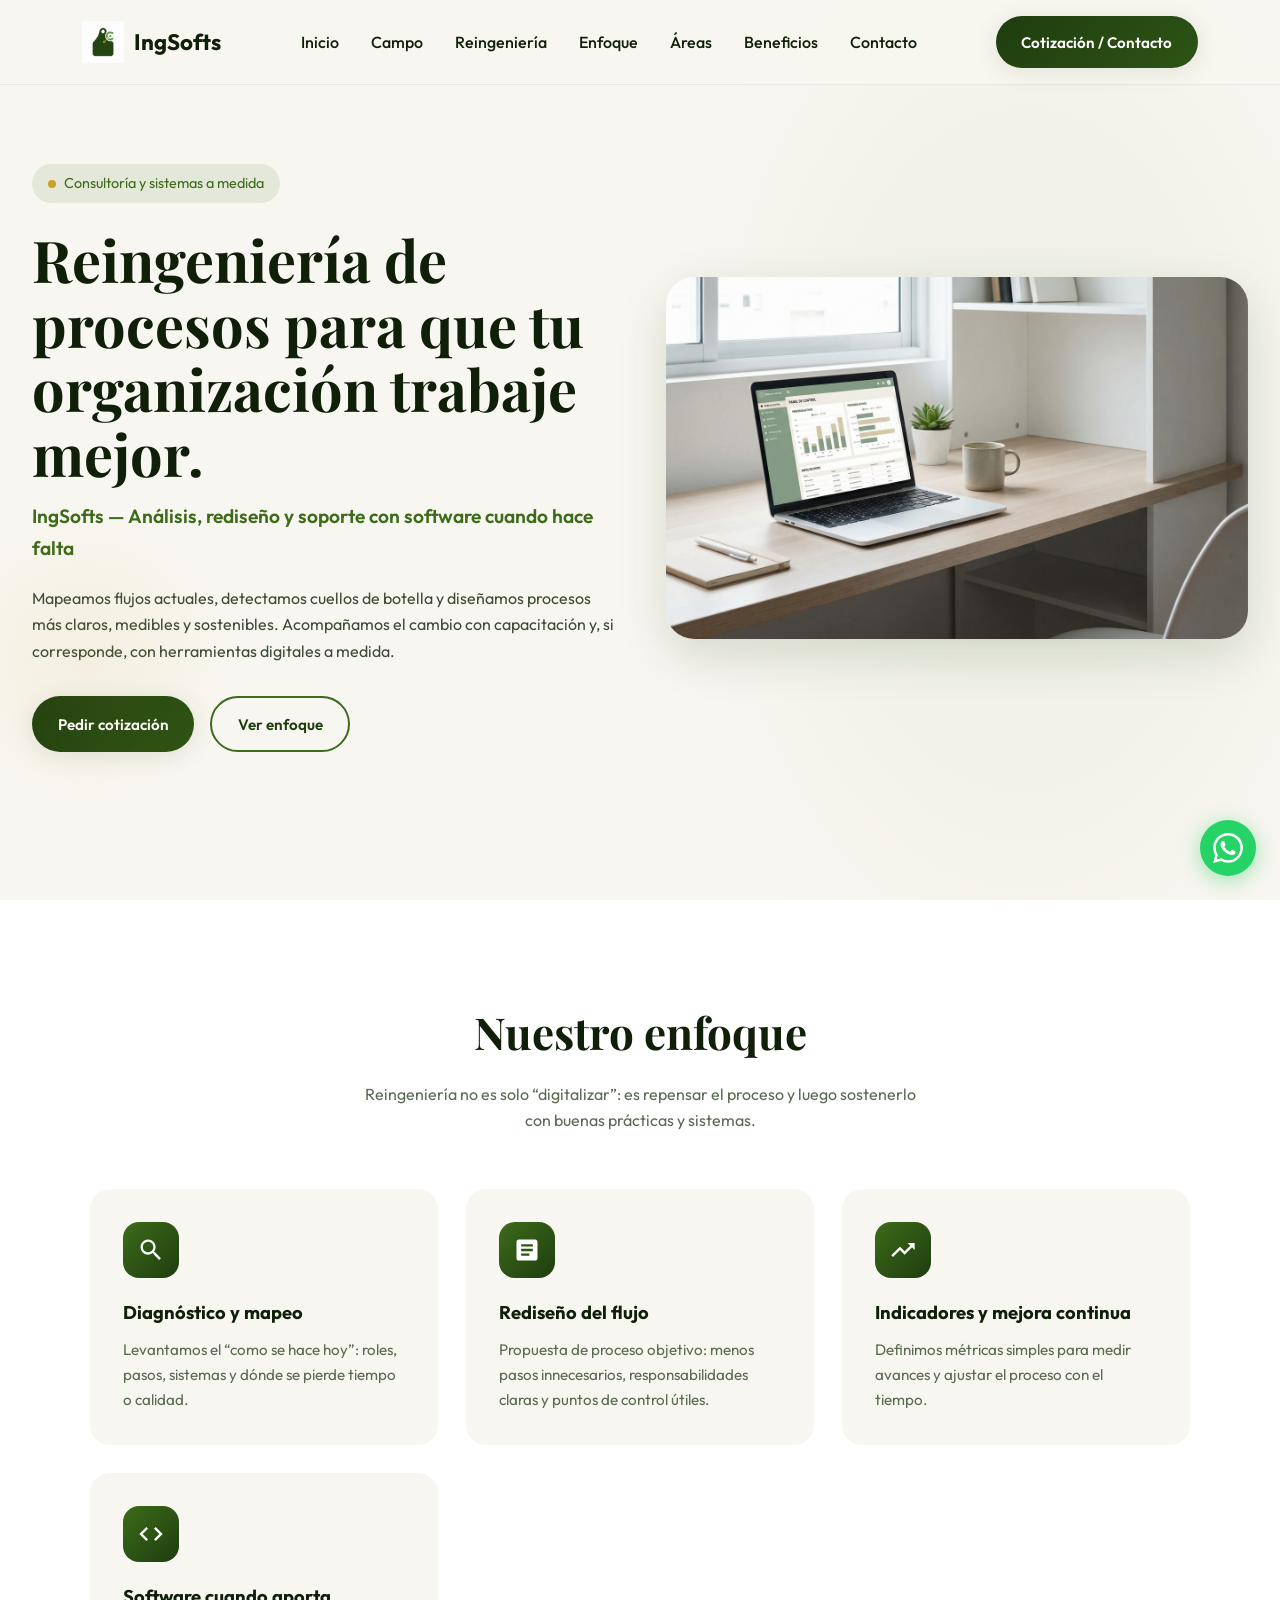
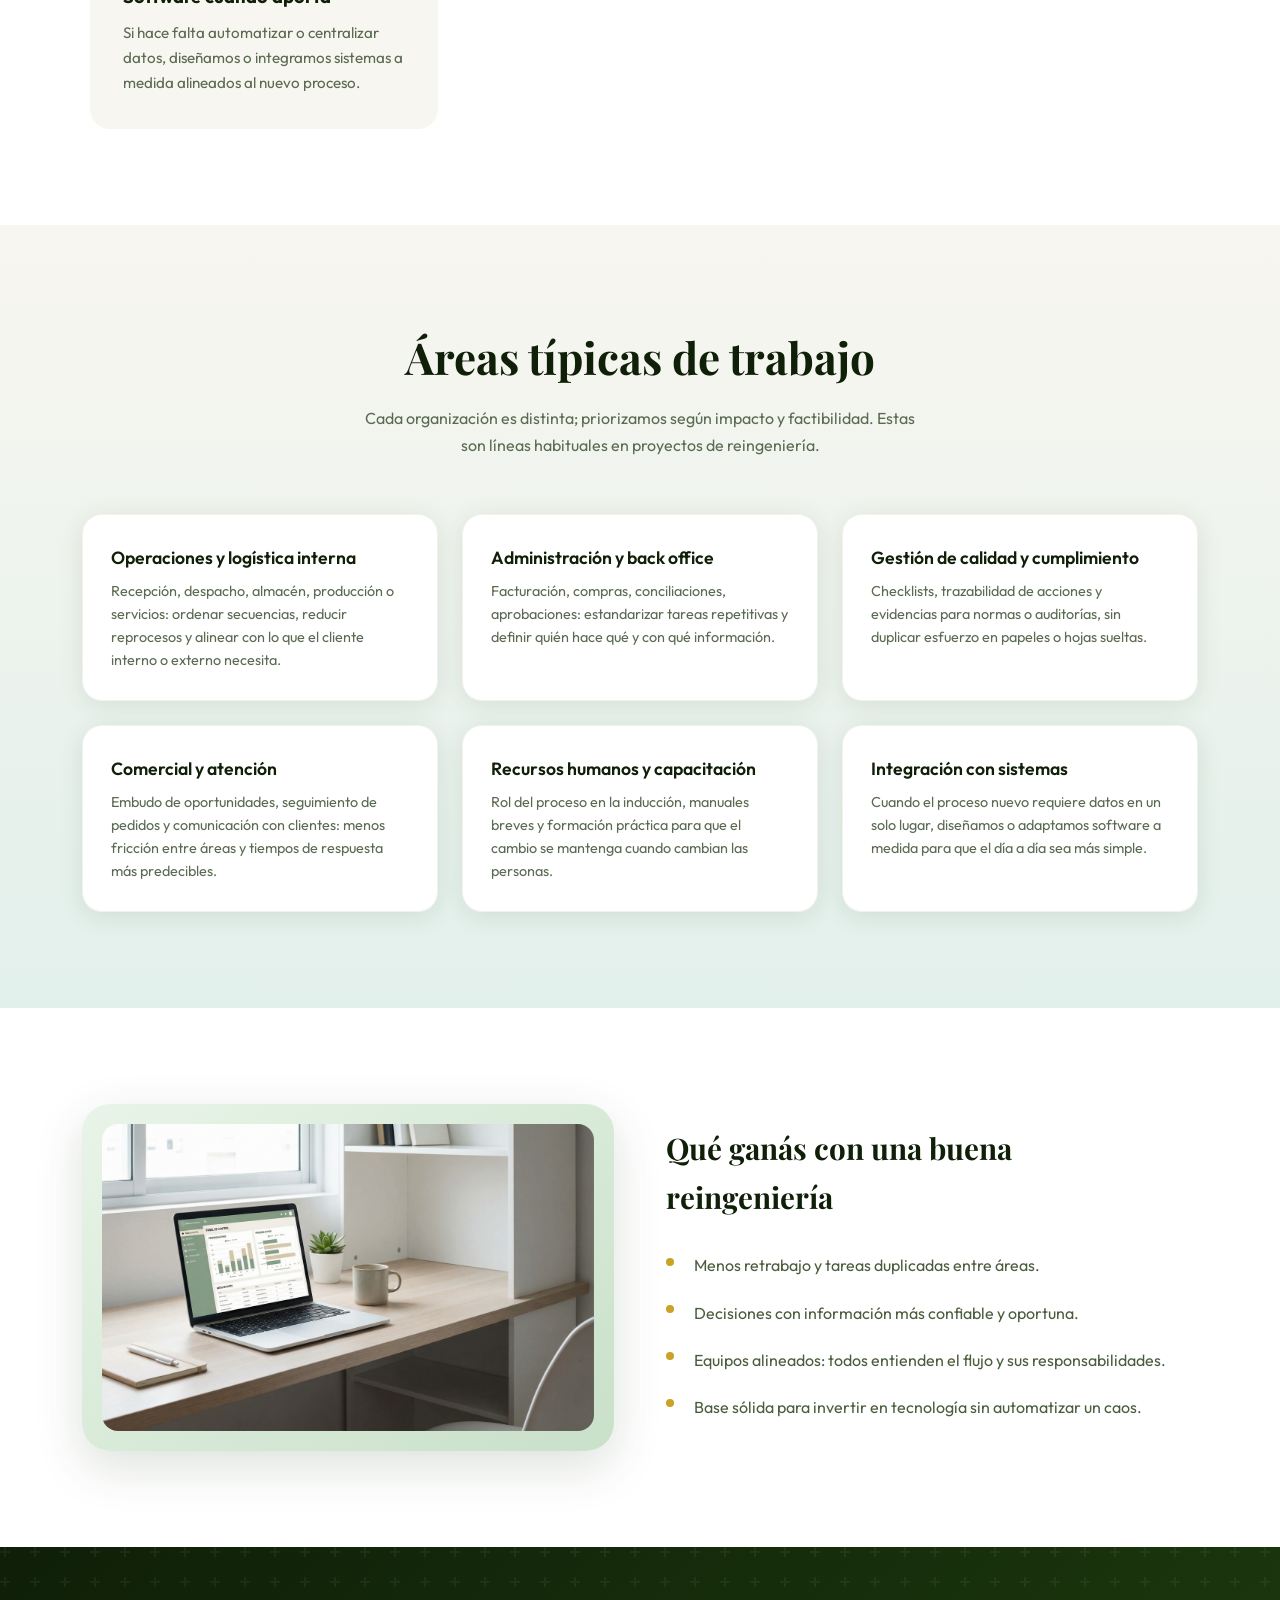
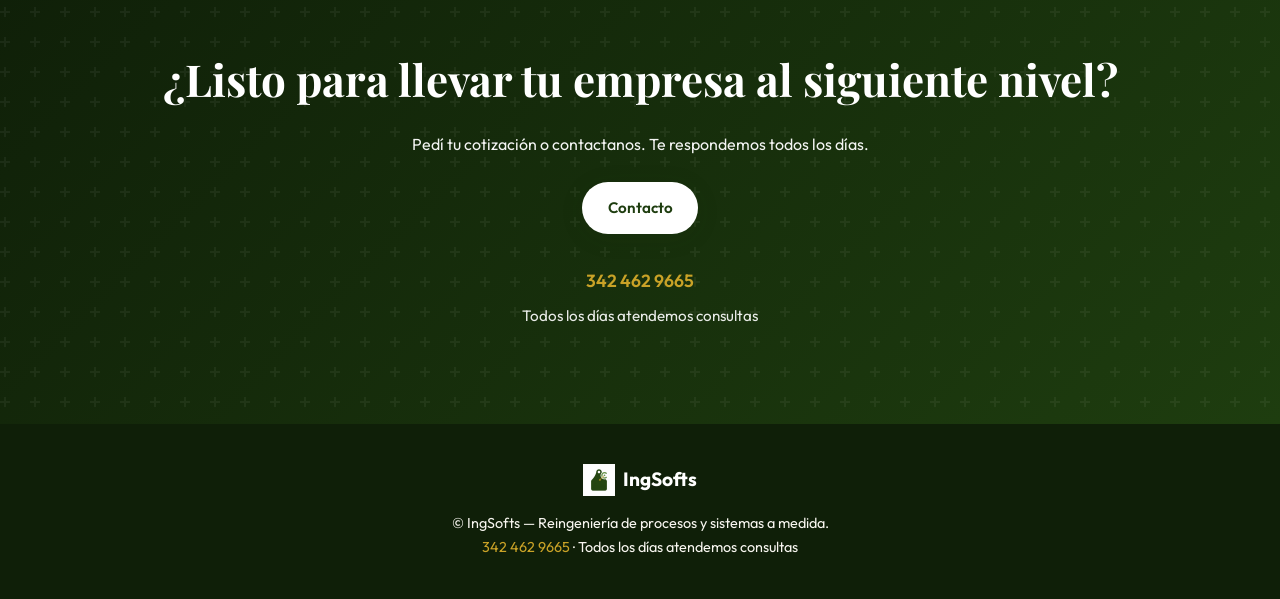
<file: reingenieria/index.html>
<!DOCTYPE html>
<html lang="es">
<head>
  <meta charset="UTF-8">
  <meta name="viewport" content="width=device-width, initial-scale=1.0">
  <title>Reingeniería de procesos | IngSofts</title>
  <meta name="description" content="Reingeniería de procesos administrativos y operativos. Diagnóstico, rediseño, indicadores y software a medida. IngSofts.">
  <link rel="canonical" href="https://frosen.com.ar/reingenieria/">
  <meta property="og:type" content="website">
  <meta property="og:url" content="https://frosen.com.ar/reingenieria/">
  <meta property="og:title" content="Reingeniería de procesos | IngSofts">
  <meta property="og:description" content="Mapeo y rediseño de procesos para ganar claridad, eficiencia y trazabilidad.">
  <meta property="og:image" content="https://frosen.com.ar/images/ecarav-index-hero.png">
  <meta property="og:locale" content="es_AR">
  <link rel="icon" type="image/png" href="/images/ecarav-logo.png">
  <link rel="preconnect" href="https://fonts.googleapis.com">
  <link rel="preconnect" href="https://fonts.gstatic.com" crossorigin>
  <link href="https://fonts.googleapis.com/css2?family=Outfit:wght@300;400;500;600;700;800&family=Playfair+Display:wght@600;700&display=swap" rel="stylesheet">
  <link rel="stylesheet" href="/estilos.css">
</head>
<body>
  <header id="header">
    <div class="container header-inner">
      <a href="/" class="logo-link">
        <img src="/images/ecarav-logo.png" alt="IngSofts logo">
        <span>IngSofts</span>
      </a>
      <nav class="nav-desktop">
        <ul>
          <li><a href="/">Inicio</a></li>
          <li><a href="/campo/">Campo</a></li>
          <li><a href="/reingenieria/">Reingeniería</a></li>
          <li><a href="#enfoque">Enfoque</a></li>
          <li><a href="#areas">Áreas</a></li>
          <li><a href="#beneficios">Beneficios</a></li>
          <li><a href="/contacto/">Contacto</a></li>
        </ul>
      </nav>
      <a href="/contacto/" class="btn btn-primary btn-contact"><span class="btn-text-desktop">Cotización / Contacto</span><span class="btn-text-mobile">Contacto</span></a>
    </div>
  </header>

  <main>
    <section class="hero">
      <div class="container" style="display: contents;">
        <div class="hero-content">
          <div class="badge-dynamic">
            <span class="dot"></span>
            Consultoría y sistemas a medida
          </div>
          <h1>Reingeniería de procesos para que tu organización trabaje mejor.</h1>
          <p class="tagline">IngSofts — Análisis, rediseño y soporte con software cuando hace falta</p>
          <p>Mapeamos flujos actuales, detectamos cuellos de botella y diseñamos procesos más claros, medibles y sostenibles. Acompañamos el cambio con capacitación y, si corresponde, con herramientas digitales a medida.</p>
          <div class="hero-actions">
            <a href="/contacto/" class="btn btn-primary">Pedir cotización</a>
            <a href="#enfoque" class="btn btn-outline">Ver enfoque</a>
          </div>
        </div>
        <div class="hero-image-wrap">
          <img src="/images/ecarav-index-hero.png" alt="IngSofts — Reingeniería de procesos y gestión">
        </div>
      </div>
    </section>

    <section class="features" id="enfoque">
      <div class="container">
        <div class="section-title reveal">
          <h2>Nuestro enfoque</h2>
          <p>Reingeniería no es solo “digitalizar”: es repensar el proceso y luego sostenerlo con buenas prácticas y sistemas.</p>
        </div>
        <div class="features-grid">
          <article class="feature-card reveal">
            <div class="icon-wrap"><svg viewBox="0 0 24 24" xmlns="http://www.w3.org/2000/svg"><path d="M15.5 14h-.79l-.28-.27A6.471 6.471 0 0016 9.5 6.5 6.5 0 109.5 16c1.61 0 3.09-.59 4.23-1.57l.27.28v.79l5 4.99L20.49 19l-4.99-5zm-6 0C7.01 14 5 11.99 5 9.5S7.01 5 9.5 5 14 7.01 14 9.5 11.99 14 9.5 14z"/></svg></div>
            <h3>Diagnóstico y mapeo</h3>
            <p>Levantamos el “como se hace hoy”: roles, pasos, sistemas y dónde se pierde tiempo o calidad.</p>
          </article>
          <article class="feature-card reveal">
            <div class="icon-wrap"><svg viewBox="0 0 24 24" xmlns="http://www.w3.org/2000/svg"><path d="M19 3H5c-1.1 0-2 .9-2 2v14c0 1.1.9 2 2 2h14c1.1 0 2-.9 2-2V5c0-1.1-.9-2-2-2zm-5 14H7v-2h7v2zm3-4H7v-2h10v2zm0-4H7V7h10v2z"/></svg></div>
            <h3>Rediseño del flujo</h3>
            <p>Propuesta de proceso objetivo: menos pasos innecesarios, responsabilidades claras y puntos de control útiles.</p>
          </article>
          <article class="feature-card reveal">
            <div class="icon-wrap"><svg viewBox="0 0 24 24" xmlns="http://www.w3.org/2000/svg"><path d="M16 6l2.29 2.29-4.88 4.88-4-4L2 16.59 3.41 18l6-6 4 4 6.3-6.29L22 12V6z"/></svg></div>
            <h3>Indicadores y mejora continua</h3>
            <p>Definimos métricas simples para medir avances y ajustar el proceso con el tiempo.</p>
          </article>
          <article class="feature-card reveal">
            <div class="icon-wrap"><svg viewBox="0 0 24 24" xmlns="http://www.w3.org/2000/svg"><path d="M9.4 16.6L4.8 12l4.6-4.6L8 6l-6 6 6 6 1.4-1.4zm5.2 0l4.6-4.6-4.6-4.6L16 6l6 6-6 6-1.4-1.4z"/></svg></div>
            <h3>Software cuando aporta</h3>
            <p>Si hace falta automatizar o centralizar datos, diseñamos o integramos sistemas a medida alineados al nuevo proceso.</p>
          </article>
        </div>
      </div>
    </section>

    <section class="modules-section" id="areas">
      <div class="container">
        <div class="section-title reveal">
          <h2>Áreas típicas de trabajo</h2>
          <p>Cada organización es distinta; priorizamos según impacto y factibilidad. Estas son líneas habituales en proyectos de reingeniería.</p>
        </div>
        <div class="modules-grid">
          <article class="module-card reveal">
            <h4>Operaciones y logística interna</h4>
            <p>Recepción, despacho, almacén, producción o servicios: ordenar secuencias, reducir reprocesos y alinear con lo que el cliente interno o externo necesita.</p>
          </article>
          <article class="module-card reveal">
            <h4>Administración y back office</h4>
            <p>Facturación, compras, conciliaciones, aprobaciones: estandarizar tareas repetitivas y definir quién hace qué y con qué información.</p>
          </article>
          <article class="module-card reveal">
            <h4>Gestión de calidad y cumplimiento</h4>
            <p>Checklists, trazabilidad de acciones y evidencias para normas o auditorías, sin duplicar esfuerzo en papeles o hojas sueltas.</p>
          </article>
          <article class="module-card reveal">
            <h4>Comercial y atención</h4>
            <p>Embudo de oportunidades, seguimiento de pedidos y comunicación con clientes: menos fricción entre áreas y tiempos de respuesta más predecibles.</p>
          </article>
          <article class="module-card reveal">
            <h4>Recursos humanos y capacitación</h4>
            <p>Rol del proceso en la inducción, manuales breves y formación práctica para que el cambio se mantenga cuando cambian las personas.</p>
          </article>
          <article class="module-card reveal">
            <h4>Integración con sistemas</h4>
            <p>Cuando el proceso nuevo requiere datos en un solo lugar, diseñamos o adaptamos software a medida para que el día a día sea más simple.</p>
          </article>
        </div>
      </div>
    </section>

    <section class="highlight-block" id="beneficios">
      <div class="container">
        <div class="highlight-split">
          <div class="highlight-media reveal">
            <img src="/images/ecarav-index-hero.png" alt="Procesos claros y gestión">
          </div>
          <div class="highlight-content">
            <h3>Qué ganás con una buena reingeniería</h3>
            <ul>
              <li>Menos retrabajo y tareas duplicadas entre áreas.</li>
              <li>Decisiones con información más confiable y oportuna.</li>
              <li>Equipos alineados: todos entienden el flujo y sus responsabilidades.</li>
              <li>Base sólida para invertir en tecnología sin automatizar un caos.</li>
            </ul>
          </div>
        </div>
      </div>
    </section>

    <section class="cta" id="contacto">
      <div class="container">
        <h2>¿Listo para llevar tu empresa al siguiente nivel?</h2>
        <p>Pedí tu cotización o contactanos. Te respondemos todos los días.</p>
        <div class="cta-actions">
          <a href="/contacto/" class="btn btn-primary">Contacto</a>
        </div>
        <div class="contact-info">
          <a href="tel:+5493424629665">342 462 9665</a>
          <span class="hours">Todos los días atendemos consultas</span>
        </div>
      </div>
    </section>
  </main>

  <footer>
    <div class="container">
      <a href="/" class="logo-footer">
        <img src="/images/ecarav-logo.png" alt="">
        IngSofts
      </a>
      <p>© IngSofts — Reingeniería de procesos y sistemas a medida.</p>
      <p><a href="tel:+5493424629665">342 462 9665</a> · Todos los días atendemos consultas</p>
    </div>
  </footer>

  <a href="https://wa.me/5493424629665?text=Hola%2C%20quer%C3%ADa%20hacer%20una%20consulta%20a%20IngSofts%3A%20" class="wa-float" target="_blank" rel="noopener noreferrer" aria-label="Enviar consulta por WhatsApp">
    <svg viewBox="0 0 24 24" xmlns="http://www.w3.org/2000/svg"><path d="M17.472 14.382c-.297-.149-1.758-.867-2.03-.967-.273-.099-.471-.148-.67.15-.197.297-.767.966-.94 1.164-.173.199-.347.223-.644.075-.297-.15-1.255-.463-2.39-1.475-.883-.788-1.48-1.761-1.653-2.059-.173-.297-.018-.458.13-.606.134-.133.298-.347.446-.52.149-.174.198-.298.298-.497.099-.198.05-.371-.025-.52-.075-.149-.669-1.612-.916-2.207-.242-.579-.487-.5-.669-.51-.173-.008-.371-.01-.57-.01-.198 0-.52.074-.792.372-.272.297-1.04 1.016-1.04 2.479 0 1.462 1.065 2.875 1.213 3.074.149.198 2.096 3.2 5.077 4.487.709.306 1.262.489 1.694.625.712.227 1.36.195 1.871.118.571-.085 1.758-.719 2.006-1.413.248-.694.248-1.289.173-1.413-.074-.124-.272-.198-.57-.347m-5.421 7.403h-.004a9.87 9.87 0 01-5.031-1.378l-.361-.214-3.741.982.998-3.648-.235-.374a9.86 9.86 0 01-1.51-5.26c.001-5.45 4.436-9.884 9.888-9.884 2.64 0 5.122 1.03 6.988 2.898a9.825 9.825 0 012.893 6.994c-.003 5.45-4.437 9.884-9.885 9.884m8.413-18.297A11.815 11.815 0 0012.05 0C5.495 0 .16 5.335.157 11.892c0 2.096.547 4.142 1.588 5.945L.057 24l6.305-1.654a11.882 11.882 0 005.683 1.448h.005c6.554 0 11.89-5.335 11.893-11.893a11.821 11.821 0 00-3.48-8.413z"/></svg>
  </a>

  <script>
    (function() {
      var header = document.getElementById('header');
      function onScroll() {
        header.classList.toggle('scrolled', window.scrollY > 50);
      }
      window.addEventListener('scroll', onScroll, { passive: true });
      onScroll();

      var reveals = document.querySelectorAll('.reveal');
      function revealOnScroll() {
        var winHeight = window.innerHeight;
        var revealPoint = 100;
        reveals.forEach(function(el) {
          var top = el.getBoundingClientRect().top;
          if (top < winHeight - revealPoint) el.classList.add('visible');
        });
      }
      window.addEventListener('scroll', revealOnScroll);
      window.addEventListener('load', revealOnScroll);

      document.querySelectorAll('a[href^="#"]').forEach(function(a) {
        var id = a.getAttribute('href').slice(1);
        if (!id) return;
        a.addEventListener('click', function(e) {
          var target = document.getElementById(id);
          if (target) {
            e.preventDefault();
            target.scrollIntoView({ behavior: 'smooth', block: 'start' });
          }
        });
      });
    })();
  </script>
</body>
</html>
</file>
<file: estilos.css>
:root {
  --color-earth: #1e3d0f;
  --color-pasture: #3d6b1a;
  --color-gold: #c9a227;
  --color-cream: #f8f6f0;
  --color-bark: #0f1f08;
  --color-sky: #e2f0eb;
  --color-mint: #b8d4a8;
  --shadow-soft: 0 4px 24px rgba(30, 61, 15, 0.1);
  --shadow-lift: 0 16px 48px rgba(30, 61, 15, 0.15);
  --radius: 20px;
  --radius-lg: 28px;
  --transition: 0.4s cubic-bezier(0.4, 0, 0.2, 1);
  --ease-out: cubic-bezier(0.34, 1.56, 0.64, 1);
  --spacing-section: 6rem;
  --spacing-container: 2rem;
  --spacing-image: 1.25rem;
}

*, *::before, *::after { box-sizing: border-box; margin: 0; padding: 0; }
html { scroll-behavior: smooth; }
body {
  font-family: 'Outfit', sans-serif;
  background: var(--color-cream);
  color: var(--color-bark);
  line-height: 1.65;
  overflow-x: hidden;
}
.solution-card { -webkit-tap-highlight-color: transparent; }
img { max-width: 100%; height: auto; }

.container { max-width: 1180px; margin: 0 auto; padding: 0 var(--spacing-container); }

/* ----- Animaciones globales ----- */
@keyframes fadeUp {
  from { opacity: 0; transform: translateY(32px); }
  to { opacity: 1; transform: translateY(0); }
}
@keyframes float {
  0%, 100% { transform: translateY(0); }
  50% { transform: translateY(-10px); }
}
@keyframes pulse-soft {
  0%, 100% { opacity: 1; transform: scale(1); }
  50% { opacity: 0.9; transform: scale(1.02); }
}
@keyframes gradient-shift {
  0% { background-position: 0% 50%; }
  50% { background-position: 100% 50%; }
  100% { background-position: 0% 50%; }
}
@keyframes shimmer {
  0% { background-position: -200% 0; }
  100% { background-position: 200% 0; }
}
@keyframes dot-pulse {
  0%, 100% { opacity: 0.4; transform: scale(1); }
  50% { opacity: 1; transform: scale(1.2); }
}

/* ----- Header ----- */
header {
  position: fixed;
  top: 0;
  left: 0;
  right: 0;
  z-index: 100;
  padding: 1rem 0;
  background: rgba(248, 246, 240, 0.88);
  backdrop-filter: blur(16px);
  border-bottom: 1px solid rgba(30, 61, 15, 0.06);
  transition: var(--transition);
}
header.scrolled { padding: 0.6rem 0; box-shadow: var(--shadow-soft); }
.header-inner {
  display: flex;
  align-items: center;
  justify-content: space-between;
}
.logo-link {
  display: flex;
  align-items: center;
  gap: 0.65rem;
  text-decoration: none;
  color: var(--color-bark);
  font-weight: 700;
  font-size: 1.4rem;
  transition: var(--transition);
}
.logo-link:hover { color: var(--color-pasture); }
.logo-link img {
  height: 42px;
  width: auto;
  display: block;
}
nav ul { display: flex; gap: 2rem; list-style: none; flex-wrap: wrap; }
.btn-text-mobile { display: none; }
nav a {
  text-decoration: none;
  color: var(--color-bark);
  font-weight: 500;
  transition: var(--transition);
}
nav a:hover { color: var(--color-pasture); }
.btn {
  display: inline-flex;
  align-items: center;
  justify-content: center;
  gap: 0.5rem;
  padding: 0.85rem 1.6rem;
  border-radius: 999px;
  font-weight: 600;
  text-decoration: none;
  transition: var(--transition);
  border: none;
  cursor: pointer;
  font-family: inherit;
  font-size: 0.95rem;
}
.btn-primary {
  background: linear-gradient(135deg, var(--color-earth) 0%, var(--color-pasture) 100%);
  background-size: 200% 200%;
  color: white;
  box-shadow: var(--shadow-soft);
}
.btn-primary:hover {
  transform: translateY(-3px);
  box-shadow: var(--shadow-lift);
  animation: gradient-shift 3s ease infinite;
}
.btn-outline {
  background: transparent;
  color: var(--color-earth);
  border: 2px solid var(--color-pasture);
}
.btn-outline:hover {
  background: var(--color-pasture);
  color: white;
}

/* ----- Hero ----- */
.hero {
  min-height: 100vh;
  display: grid;
  grid-template-columns: 1fr 1fr;
  align-items: center;
  gap: clamp(2rem, 4vw, 4rem);
  padding: 6rem var(--spacing-container) 5rem;
  position: relative;
}
.hero::before {
  content: '';
  position: absolute;
  top: -30%;
  right: -15%;
  width: 70%;
  height: 160%;
  background: radial-gradient(ellipse, rgba(61, 107, 26, 0.06) 0%, transparent 60%);
  pointer-events: none;
}
.hero::after {
  content: '';
  position: absolute;
  bottom: 10%;
  left: -5%;
  width: 300px;
  height: 300px;
  background: radial-gradient(circle, rgba(201, 162, 39, 0.08) 0%, transparent 70%);
  pointer-events: none;
}
.hero-content h1 {
  font-family: 'Playfair Display', serif;
  font-size: clamp(2.4rem, 5vw, 3.6rem);
  line-height: 1.12;
  color: var(--color-bark);
  margin-bottom: 1rem;
  opacity: 0;
  animation: fadeUp 0.9s var(--ease-out) forwards;
}
.hero-content .tagline {
  font-size: 1.2rem;
  color: var(--color-pasture);
  font-weight: 600;
  margin-bottom: 1.25rem;
  opacity: 0;
  animation: fadeUp 0.9s 0.12s var(--ease-out) forwards;
}
.hero-content p {
  margin-bottom: 2rem;
  color: #3d4a35;
  opacity: 0;
  animation: fadeUp 0.9s 0.24s var(--ease-out) forwards;
}
.hero-actions {
  display: flex;
  gap: 1rem;
  flex-wrap: wrap;
  opacity: 0;
  animation: fadeUp 0.9s 0.4s var(--ease-out) forwards;
}
.hero-image-wrap {
  position: relative;
  border-radius: var(--radius-lg);
  overflow: visible;
  box-shadow: var(--shadow-lift);
  padding: 0;
  background: transparent;
  opacity: 0;
  animation: fadeUp 0.9s 0.2s var(--ease-out) forwards;
  display: flex;
  align-items: center;
  justify-content: center;
  min-height: 320px;
}
.hero-image-wrap img {
  width: 100%;
  height: auto;
  max-height: 420px;
  object-fit: contain;
  object-position: center;
  display: block;
  border-radius: var(--radius-lg);
}
.gif-zone {
  width: 100%;
  height: 100%;
  min-height: 280px;
  display: flex;
  align-items: center;
  justify-content: center;
  background: #d8e8d0;
  position: relative;
}
.gif-zone img {
  width: 100%;
  height: auto;
  max-height: 100%;
  object-fit: contain;
}
.img-placeholder {
  width: 100%;
  height: 100%;
  min-height: 200px;
  display: flex;
  align-items: center;
  justify-content: center;
  color: var(--color-pasture);
  font-size: 0.9rem;
  font-weight: 500;
  border: 2px dashed rgba(61, 107, 26, 0.3);
}

/* ----- Badge dinámico ----- */
.badge-dynamic {
  display: inline-flex;
  align-items: center;
  gap: 0.5rem;
  padding: 0.5rem 1rem;
  background: rgba(61, 107, 26, 0.1);
  border-radius: 999px;
  font-size: 0.9rem;
  color: var(--color-pasture);
  margin-bottom: 1.5rem;
  opacity: 0;
  animation: fadeUp 0.9s 0.05s var(--ease-out) forwards;
}
.badge-dynamic .dot {
  width: 8px;
  height: 8px;
  border-radius: 50%;
  background: var(--color-gold);
  animation: dot-pulse 1.5s ease-in-out infinite;
}

/* ----- Features ----- */
.features {
  padding: var(--spacing-section) 0;
  background: white;
  position: relative;
}
.features .container { padding-left: var(--spacing-container); padding-right: var(--spacing-container); }
.section-title {
  text-align: center;
  margin-bottom: 3.5rem;
  padding: 0 1rem;
}
.section-title h2 {
  font-family: 'Playfair Display', serif;
  font-size: clamp(2rem, 4vw, 2.75rem);
  color: var(--color-bark);
  margin-bottom: 0.75rem;
}
.section-title p { color: #5a6b52; max-width: 560px; margin: 0 auto; }
.features-grid {
  display: grid;
  grid-template-columns: repeat(auto-fit, minmax(280px, 1fr));
  gap: 1.75rem;
  margin: 0 auto;
  max-width: 1100px;
}
.feature-card {
  background: var(--color-cream);
  border-radius: var(--radius);
  padding: 2rem;
  transition: var(--transition);
  border: 1px solid transparent;
  position: relative;
  overflow: hidden;
}
.feature-card::before {
  content: '';
  position: absolute;
  top: 0;
  left: 0;
  right: 0;
  height: 4px;
  background: linear-gradient(90deg, var(--color-pasture), var(--color-gold));
  transform: scaleX(0);
  transform-origin: left;
  transition: var(--transition);
}
.feature-card:hover {
  transform: translateY(-8px);
  box-shadow: var(--shadow-lift);
  border-color: rgba(61, 107, 26, 0.15);
}
.feature-card:hover::before { transform: scaleX(1); }
.feature-card .icon-wrap {
  width: 56px;
  height: 56px;
  border-radius: 16px;
  background: linear-gradient(135deg, var(--color-pasture), var(--color-earth));
  display: flex;
  align-items: center;
  justify-content: center;
  color: white;
  margin-bottom: 1.25rem;
  transition: var(--transition);
}
.feature-card .icon-wrap svg {
  width: 28px;
  height: 28px;
  fill: currentColor;
}
.feature-card:hover .icon-wrap { animation: pulse-soft 1.5s ease infinite; }
.feature-card h3 { margin-bottom: 0.5rem; color: var(--color-bark); font-size: 1.15rem; }
.feature-card p { color: #5a6b52; font-size: 0.95rem; }

/* ----- Módulos del sistema ----- */
.modules-section {
  padding: var(--spacing-section) 0;
  background: linear-gradient(180deg, var(--color-cream) 0%, var(--color-sky) 100%);
}
.modules-section .container { padding-left: var(--spacing-container); padding-right: var(--spacing-container); }
.modules-intro {
  max-width: 640px;
  margin: 0 auto 2.5rem;
  text-align: center;
}
.modules-intro p { color: #5a6b52; margin-top: 0.75rem; }
.modules-grid {
  display: grid;
  grid-template-columns: repeat(auto-fill, minmax(320px, 1fr));
  gap: 1.5rem;
}
.module-card {
  background: white;
  border-radius: var(--radius);
  padding: 1.75rem;
  box-shadow: var(--shadow-soft);
  transition: var(--transition);
  border: 1px solid rgba(61, 107, 26, 0.08);
}
.module-card:hover {
  box-shadow: var(--shadow-lift);
  border-color: rgba(61, 107, 26, 0.15);
}
.module-card h4 {
  font-size: 1.1rem;
  color: var(--color-bark);
  margin-bottom: 0.5rem;
  font-weight: 600;
}
.module-card p {
  font-size: 0.9rem;
  color: #5a6b52;
  line-height: 1.6;
  margin: 0;
}
.solutions-grid {
  display: grid;
  grid-template-columns: repeat(auto-fill, minmax(320px, 1fr));
  gap: 1.5rem;
  margin-top: 2rem;
}
.solution-card {
  display: block;
  background: white;
  border-radius: var(--radius);
  padding: 2rem;
  box-shadow: var(--shadow-soft);
  transition: var(--transition);
  border: 1px solid rgba(61, 107, 26, 0.08);
  text-decoration: none;
  color: inherit;
}
.solution-card:hover {
  box-shadow: var(--shadow-lift);
  border-color: var(--color-pasture);
  transform: translateY(-4px);
}
.solution-label {
  font-size: 0.85rem;
  font-weight: 600;
  color: var(--color-pasture);
  text-transform: uppercase;
  letter-spacing: 0.04em;
}
.solution-card h3 {
  font-family: 'Playfair Display', serif;
  font-size: 1.5rem;
  color: var(--color-bark);
  margin: 0.5rem 0 0.75rem;
}
.solution-card p {
  font-size: 0.95rem;
  color: #5a6b52;
  line-height: 1.6;
  margin: 0 0 1rem;
}
.solution-cta {
  font-size: 0.95rem;
  font-weight: 600;
  color: var(--color-pasture);
}
.solution-card:hover .solution-cta { text-decoration: underline; }

/* ----- Pasarela logos clientes ----- */
.logos-section {
  padding: var(--spacing-section) 0;
  background: white;
}
.logos-section .container { padding-left: var(--spacing-container); padding-right: var(--spacing-container); }
.logos-section .section-title { margin-bottom: 2rem; }
.logos-pasarela {
  display: flex;
  flex-wrap: wrap;
  align-items: flex-start;
  justify-content: center;
  gap: clamp(2rem, 4vw, 3.5rem);
  margin-top: 1rem;
}
.logo-card {
  display: flex;
  flex-direction: column;
  align-items: center;
  gap: 0.6rem;
  flex-shrink: 0;
}
.logos-pasarela .logo-item {
  display: flex;
  align-items: center;
  justify-content: center;
}
.logos-pasarela .logo-item img {
  display: block;
  height: auto;
  max-height: min(260px, 72vw);
  max-width: min(100%, 92vw);
  width: auto;
  object-fit: contain;
}
.logo-detail {
  margin: 0;
  font-size: 0.8rem;
  line-height: 1.4;
  color: #6b7a5c;
  text-align: center;
  max-width: 200px;
}

/* ----- Bloque destacado con imagen / GIF ----- */
.highlight-block {
  padding: var(--spacing-section) 0;
  background: white;
}
.highlight-block .container { padding-left: var(--spacing-container); padding-right: var(--spacing-container); }
.highlight-split {
  display: grid;
  grid-template-columns: 1fr 1fr;
  gap: clamp(2.5rem, 4vw, 4rem);
  align-items: center;
  margin-bottom: 4.5rem;
}
.highlight-split:last-child { margin-bottom: 0; }
.highlight-split.reverse { direction: rtl; }
.highlight-split.reverse > * { direction: ltr; }
.highlight-media {
  border-radius: var(--radius-lg);
  overflow: visible;
  box-shadow: var(--shadow-lift);
  padding: var(--spacing-image);
  background: linear-gradient(145deg, #e8f4e8, #c9e0c9);
  display: flex;
  align-items: center;
  justify-content: center;
  min-height: 280px;
}
.highlight-media img {
  width: 100%;
  height: auto;
  max-height: 320px;
  object-fit: contain;
  object-position: center;
  display: block;
  border-radius: calc(var(--radius) - 4px);
}
.highlight-media .gif-zone { min-height: 260px; }
.highlight-media .gif-zone img { object-fit: contain; max-height: 300px; }
.highlight-content { padding: 0 1.5rem 0 0; }
.highlight-split.reverse .highlight-content { padding: 0 0 0 1.5rem; }
.highlight-content h3 {
  font-family: 'Playfair Display', serif;
  font-size: 1.85rem;
  margin-bottom: 1.25rem;
  color: var(--color-bark);
}
.highlight-content ul { list-style: none; }
.highlight-content li {
  padding: 0.65rem 0;
  padding-left: 1.75rem;
  position: relative;
  color: #4a5d3d;
}
.highlight-content li::before {
  content: '';
  position: absolute;
  left: 0;
  top: 1rem;
  width: 8px;
  height: 8px;
  border-radius: 50%;
  background: var(--color-gold);
}

/* ----- CTA + Contacto ----- */
.cta {
  padding: var(--spacing-section) 0;
  background: linear-gradient(135deg, var(--color-bark) 0%, var(--color-earth) 50%, var(--color-pasture) 100%);
  background-size: 200% 200%;
  animation: gradient-shift 8s ease infinite;
  color: white;
  text-align: center;
  position: relative;
  overflow: hidden;
}
.cta::before {
  content: '';
  position: absolute;
  inset: 0;
  background: url("data:image/svg+xml,%3Csvg width='60' height='60' viewBox='0 0 60 60' xmlns='http://www.w3.org/2000/svg'%3E%3Cg fill='none' fill-rule='evenodd'%3E%3Cg fill='%23ffffff' fill-opacity='0.05'%3E%3Cpath d='M36 34v-4h-2v4h-4v2h4v4h2v-4h4v-2h-4zm0-30V0h-2v4h-4v2h4v4h2V6h4V4h-4zM6 34v-4H4v4H0v2h4v4h2v-4h4v-2H6zM6 4V0H4v4H0v2h4v4h2V6h4V4H6z'/%3E%3C/g%3E%3C/g%3E%3C/svg%3E");
}
.cta .container { position: relative; z-index: 1; }
.cta h2 {
  font-family: 'Playfair Display', serif;
  font-size: clamp(2rem, 4vw, 2.75rem);
  margin-bottom: 1rem;
}
.cta p { margin-bottom: 1.5rem; opacity: 0.95; max-width: 520px; margin-left: auto; margin-right: auto; }
.cta-actions { display: flex; gap: 1rem; justify-content: center; flex-wrap: wrap; margin-bottom: 2rem; }
.contact-info {
  display: flex;
  flex-direction: column;
  align-items: center;
  gap: 0.5rem;
  font-size: 1.1rem;
}
.contact-info a {
  color: var(--color-gold);
  text-decoration: none;
  font-weight: 600;
  transition: var(--transition);
}
.contact-info a:hover { text-decoration: underline; }
.contact-info .hours { font-size: 0.95rem; opacity: 0.9; }
.cta .btn-primary {
  background: white;
  color: var(--color-earth);
}
.cta .btn-primary:hover { background: var(--color-cream); color: var(--color-bark); }

/* ----- Footer ----- */
footer {
  padding: 2.5rem var(--spacing-container);
  background: var(--color-bark);
  color: var(--color-cream);
  text-align: center;
  font-size: 0.9rem;
}
footer a { color: var(--color-gold); text-decoration: none; }
footer .logo-footer {
  display: inline-flex;
  align-items: center;
  gap: 0.5rem;
  margin-bottom: 1rem;
  color: white;
  font-weight: 700;
  font-size: 1.2rem;
}
footer .logo-footer img { height: 32px; width: auto; }

/* ----- Reveal al scroll ----- */
.reveal {
  opacity: 0;
  transform: translateY(32px);
  transition: opacity 0.65s var(--ease-out), transform 0.65s var(--ease-out);
}
.reveal.visible {
  opacity: 1;
  transform: translateY(0);
}

/* ----- Responsive: tablet ----- */
@media (max-width: 900px) {
  .header-inner { flex-wrap: wrap; }
  nav ul { gap: 1rem; flex-wrap: wrap; }
  .hero { grid-template-columns: 1fr; padding-top: 5rem; text-align: center; padding-left: var(--spacing-container); padding-right: var(--spacing-container); }
  .hero-actions { justify-content: center; }
  .hero-image-wrap { max-width: 540px; margin: 0 auto; }
  .hero-image-wrap img { max-height: 320px; }
  .features-grid { grid-template-columns: 1fr; }
  .modules-grid { grid-template-columns: 1fr; }
  .highlight-split, .highlight-split.reverse {
    grid-template-columns: 1fr;
    direction: ltr;
    gap: 2rem;
  }
  .highlight-content { padding: 0 !important; }
  .highlight-media { padding: 1.25rem; }
  .highlight-media img { max-height: 280px; }
}

/* ----- Responsive: móvil ----- */
@media (max-width: 600px) {
  :root { --spacing-container: 1rem; --spacing-section: 3.5rem; }
  .container { padding-left: 1rem; padding-right: 1rem; }
  header .container { padding-left: 1rem; padding-right: 1rem; }
  .header-inner { flex-wrap: wrap; gap: 0.75rem; }
  .logo-link { font-size: 1.2rem; }
  .logo-link img { height: 36px; }
  nav.nav-desktop { display: none; }
  .btn { padding: 0.75rem 1.25rem; font-size: 0.9rem; min-height: 44px; -webkit-tap-highlight-color: transparent; }
  header .btn-contact { padding: 0.7rem 1.25rem; }
  .btn-text-desktop { display: none; }
  .btn-text-mobile { display: inline; }
  .hero {
    min-height: auto;
    padding: 5rem 1rem 3rem;
    gap: 2rem;
  }
  .hero-content h1 { font-size: 1.75rem; line-height: 1.2; margin-bottom: 0.75rem; }
  .hero-content .tagline { font-size: 1rem; margin-bottom: 1rem; }
  .hero-content p { font-size: 0.95rem; margin-bottom: 1.5rem; }
  .hero-actions {
    flex-direction: column;
    width: 100%;
    gap: 0.75rem;
  }
  .hero-actions .btn { width: 100%; justify-content: center; }
  .hero-image-wrap { min-height: 240px; }
  .hero-image-wrap img { max-height: 260px; }
  .features { padding: 3.5rem 0; }
  .features .container { padding-left: 1rem; padding-right: 1rem; }
  .section-title { margin-bottom: 2rem; padding: 0; }
  .section-title h2 { font-size: 1.6rem; }
  .section-title p { font-size: 0.9rem; }
  .feature-card { padding: 1.5rem; }
  .feature-card .icon-wrap { width: 48px; height: 48px; }
  .feature-card .icon-wrap svg { width: 24px; height: 24px; }
  .feature-card h3 { font-size: 1.05rem; }
  .feature-card p { font-size: 0.9rem; }
  .modules-section { padding: 3.5rem 0; }
  .modules-section .container { padding-left: 1rem; padding-right: 1rem; }
  .modules-grid { grid-template-columns: 1fr; }
  .module-card { padding: 1.5rem; }
  .solutions-grid { grid-template-columns: 1fr; }
  .solution-card { padding: 1.5rem; }
  .logos-section { padding: 3.5rem 0; }
  .logos-pasarela { gap: 1.5rem; }
  .highlight-block { padding: 3.5rem 0; }
  .highlight-block .container { padding-left: 1rem; padding-right: 1rem; }
  .highlight-split, .highlight-split.reverse { margin-bottom: 3rem; gap: 1.5rem; }
  .highlight-media { padding: 1rem; min-height: 220px; }
  .highlight-media img { max-height: 220px; }
  .highlight-content h3 { font-size: 1.4rem; }
  .highlight-content li { font-size: 0.9rem; padding: 0.5rem 0 0.5rem 1.5rem; }
  .cta { padding: 3.5rem 1rem; }
  .cta h2 { font-size: 1.5rem; margin-bottom: 0.75rem; }
  .cta p { font-size: 0.95rem; margin-bottom: 1.5rem; }
  .cta-actions { flex-direction: column; margin-bottom: 1.5rem; }
  .cta-actions .btn { width: 100%; max-width: 280px; min-height: 48px; }
  .contact-info { font-size: 1rem; }
  .contact-info a { font-size: 1.1rem; }
  footer { padding: 2rem 1rem; font-size: 0.85rem; }
  footer .logo-footer { font-size: 1.1rem; }
  footer .logo-footer img { height: 28px; }
}

/* ----- WhatsApp flotante ----- */
.wa-float {
  position: fixed;
  bottom: 1.5rem;
  right: 1.5rem;
  z-index: 999;
  width: 56px;
  height: 56px;
  border-radius: 50%;
  background: #25D366;
  color: white;
  display: flex;
  align-items: center;
  justify-content: center;
  box-shadow: 0 4px 20px rgba(37, 211, 102, 0.45);
  transition: transform 0.3s ease, box-shadow 0.3s ease;
  -webkit-tap-highlight-color: transparent;
  text-decoration: none;
  animation: wa-float 2.5s ease-in-out infinite;
}
.wa-float:hover {
  transform: scale(1.08);
  box-shadow: 0 6px 28px rgba(37, 211, 102, 0.55);
}
.wa-float svg {
  width: 30px;
  height: 30px;
  fill: currentColor;
}
@keyframes wa-float {
  0%, 100% { transform: translateY(0); }
  50% { transform: translateY(-6px); }
}

/* ----- Responsive: móvil muy pequeño ----- */
@media (max-width: 380px) {
  .hero-content h1 { font-size: 1.5rem; }
  .logo-link span { font-size: 1.1rem; }
  .section-title h2 { font-size: 1.45rem; }
  .cta h2 { font-size: 1.35rem; }
  .solution-card h3 { font-size: 1.35rem; }
}
@media (max-width: 600px) {
  .wa-float { bottom: 1.25rem; right: 1.25rem; width: 52px; height: 52px; }
  .wa-float svg { width: 28px; height: 28px; }
}

/* ----- Página de contacto ----- */
body.page-contact {
  min-height: 100vh;
  display: flex;
  flex-direction: column;
}
body.page-contact header {
  position: relative;
  padding: 1rem 0;
  background: rgba(248, 246, 240, 0.92);
  backdrop-filter: blur(16px);
  border-bottom: 1px solid rgba(30, 61, 15, 0.06);
}
body.page-contact main {
  flex: 1;
  display: flex;
  align-items: center;
  justify-content: center;
  padding: 6rem 0 4rem;
}
.contact-page {
  text-align: center;
  max-width: 560px;
  margin: 0 auto;
}
.contact-page h1 {
  font-family: 'Playfair Display', serif;
  font-size: clamp(2rem, 4vw, 2.75rem);
  color: var(--color-bark);
  margin-bottom: 0.75rem;
}
.contact-page > p {
  color: #5a6b52;
  margin-bottom: 2.5rem;
}
.contact-buttons {
  display: flex;
  flex-direction: column;
  gap: 1rem;
  align-items: center;
}
.contact-buttons .btn {
  min-width: 260px;
  min-height: 48px;
  -webkit-tap-highlight-color: transparent;
}
.contact-buttons .btn-email {
  background: linear-gradient(135deg, var(--color-earth), var(--color-pasture));
  color: white;
}
.contact-buttons .btn-email:hover {
  transform: translateY(-2px);
  box-shadow: var(--shadow-lift);
}
.contact-buttons .btn-whatsapp {
  background: #25D366;
  color: white;
  border: none;
}
.contact-buttons .btn-whatsapp:hover {
  background: #20bd5a;
  transform: translateY(-2px);
  box-shadow: var(--shadow-lift);
}
.contact-hours {
  margin-top: 2.5rem;
  font-size: 0.95rem;
  color: #5a6b52;
}
body.page-contact footer {
  padding: 2rem var(--spacing-container);
}
body.page-contact footer .logo-footer {
  margin-bottom: 0.75rem;
}
@media (max-width: 600px) {
  body.page-contact main { padding: 4rem 0 3rem; }
  body.page-contact .contact-page h1 { font-size: 1.75rem; }
  body.page-contact .contact-page > p { font-size: 0.9rem; margin-bottom: 2rem; }
  body.page-contact .contact-buttons { width: 100%; }
  body.page-contact .contact-buttons .btn {
    min-width: 100%;
    width: 100%;
    padding: 1rem 1.25rem;
  }
  body.page-contact .contact-hours { margin-top: 2rem; font-size: 0.9rem; }
  body.page-contact footer { padding: 1.5rem 1rem; font-size: 0.85rem; }
}
@media (max-width: 380px) {
  body.page-contact .contact-page h1 { font-size: 1.5rem; }
}
</file>
